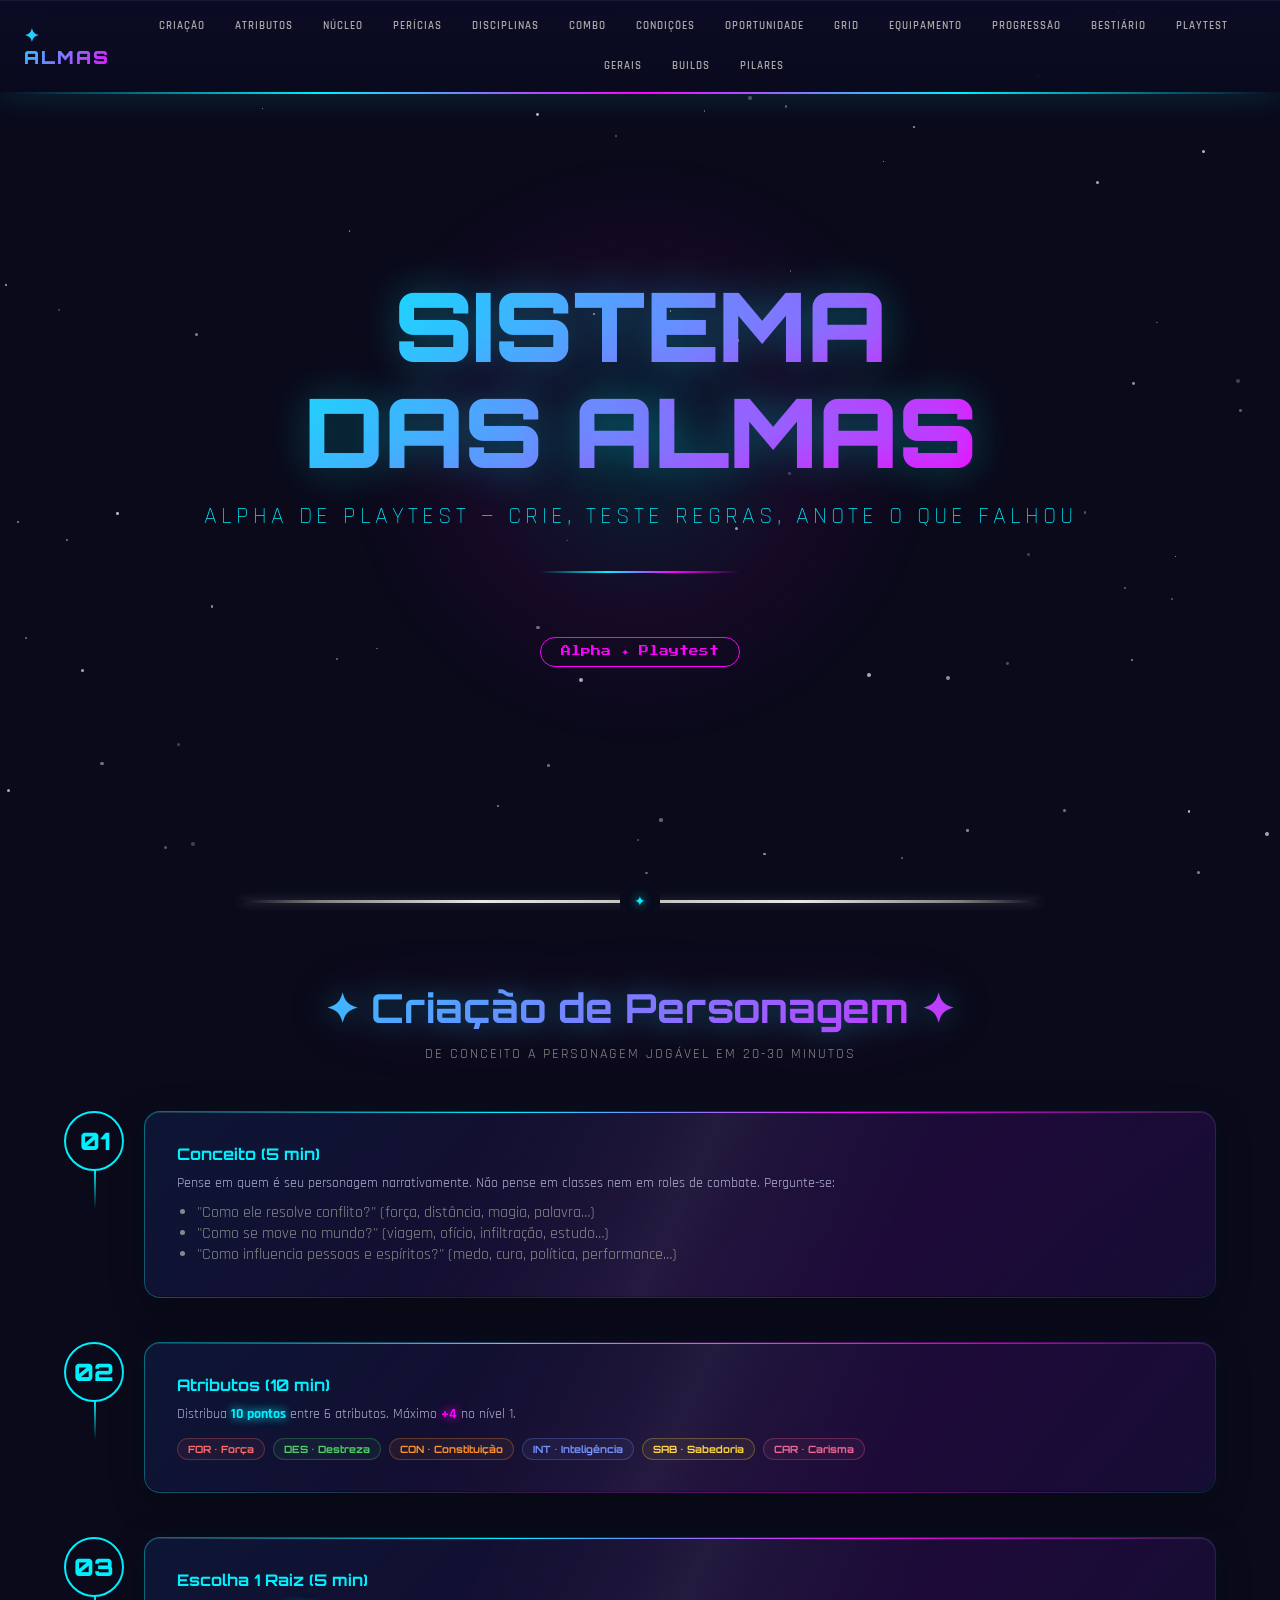
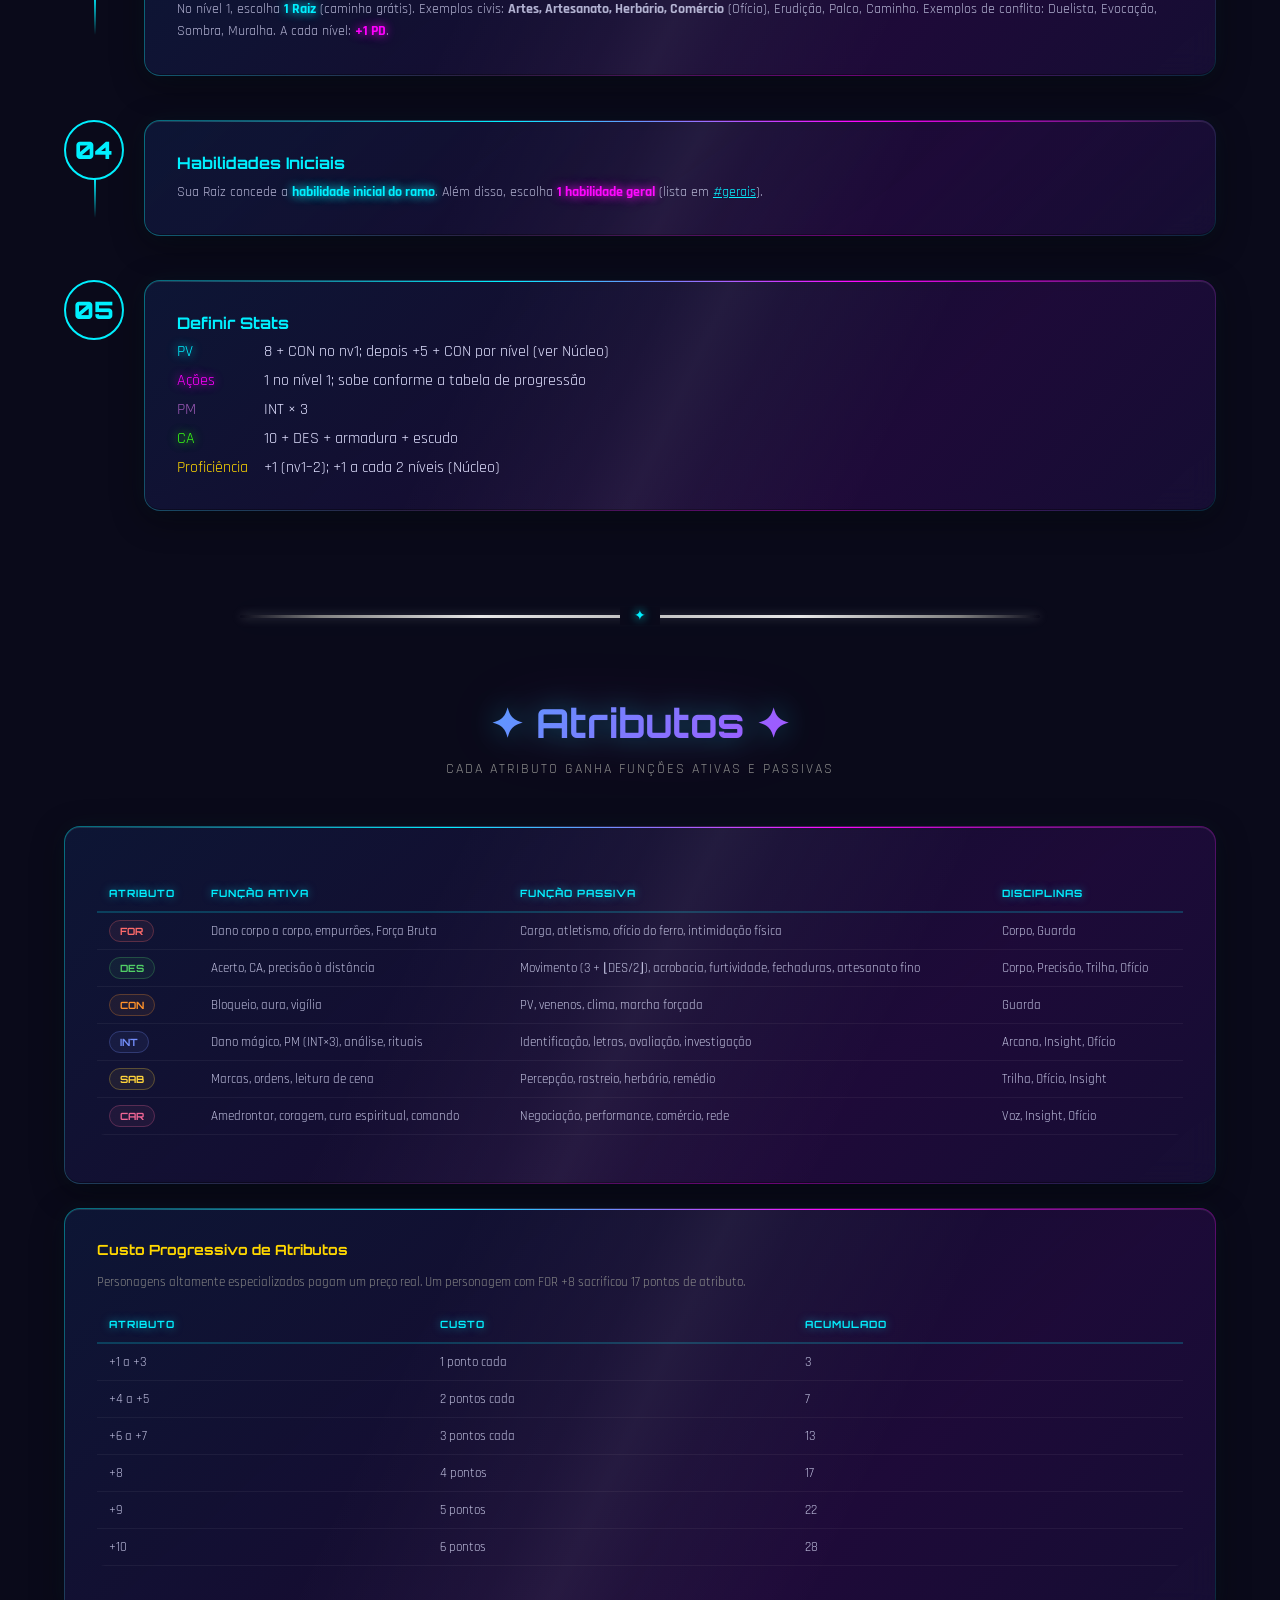
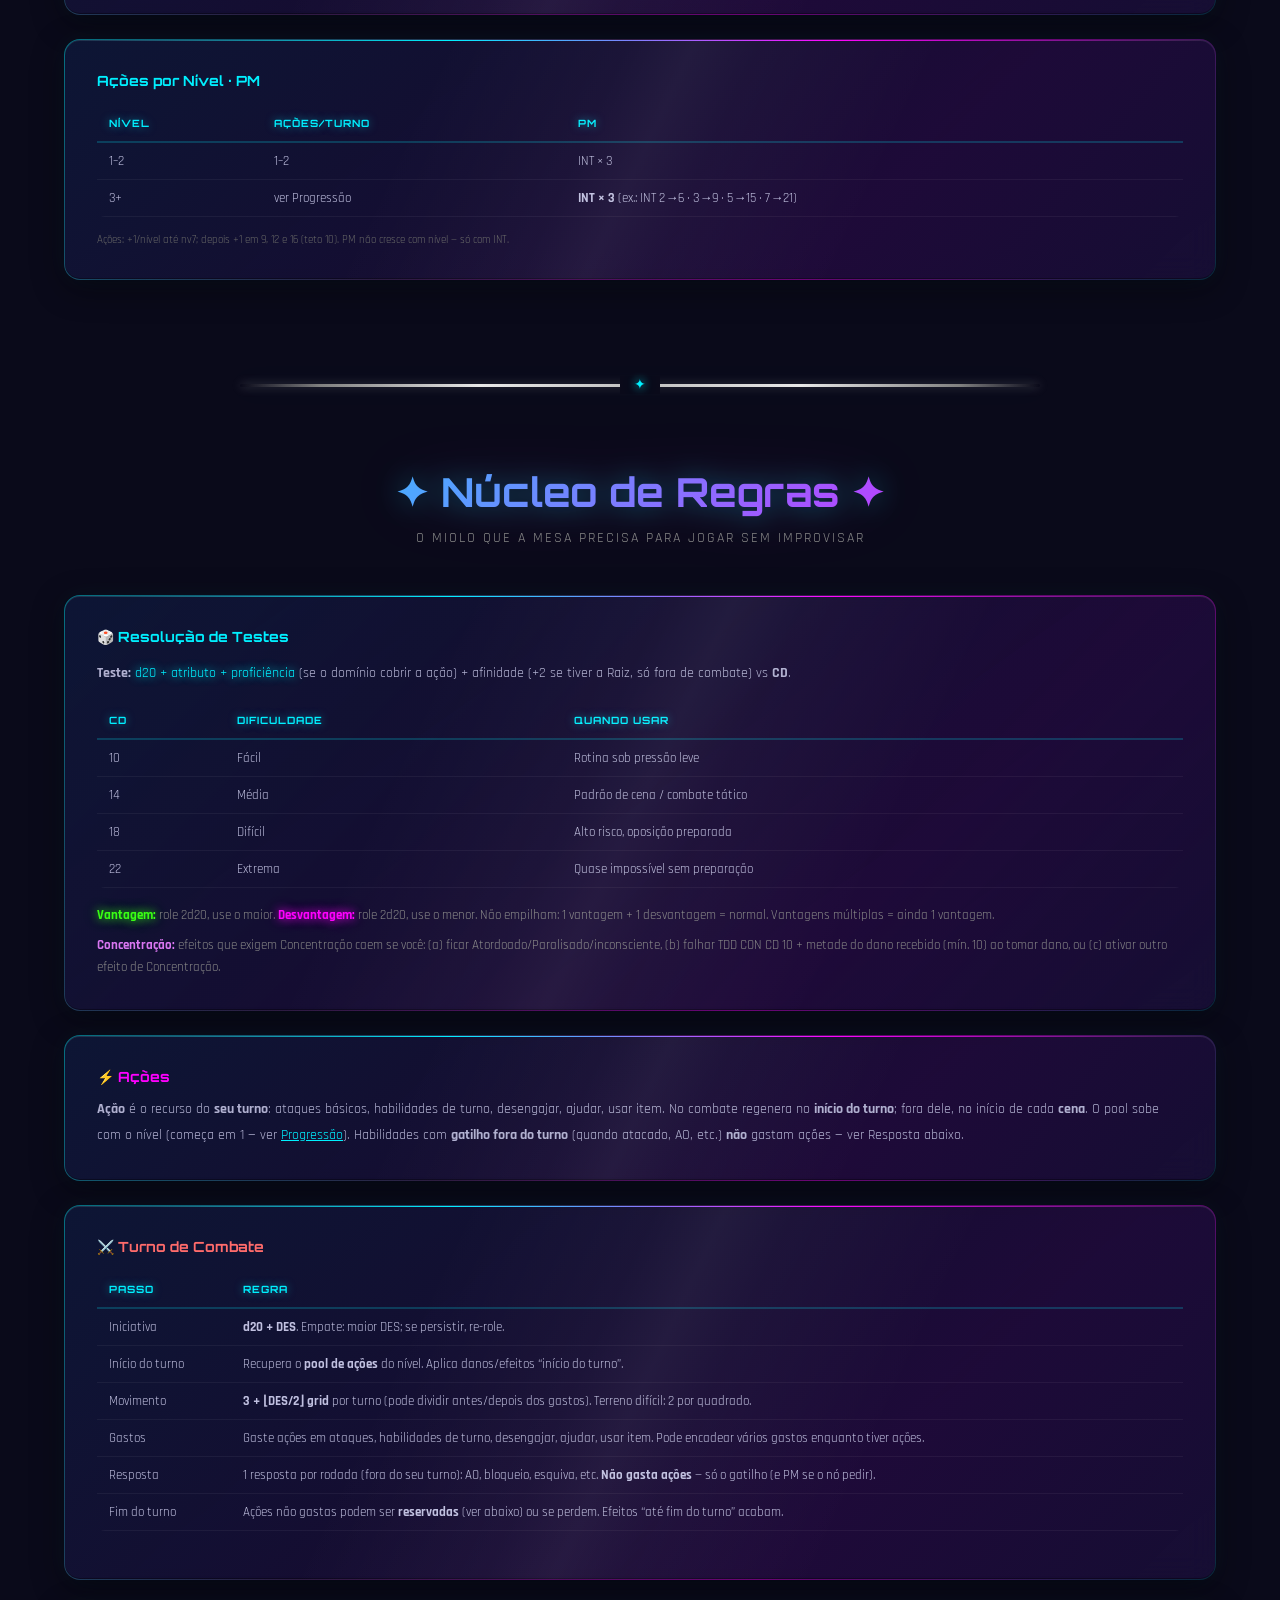
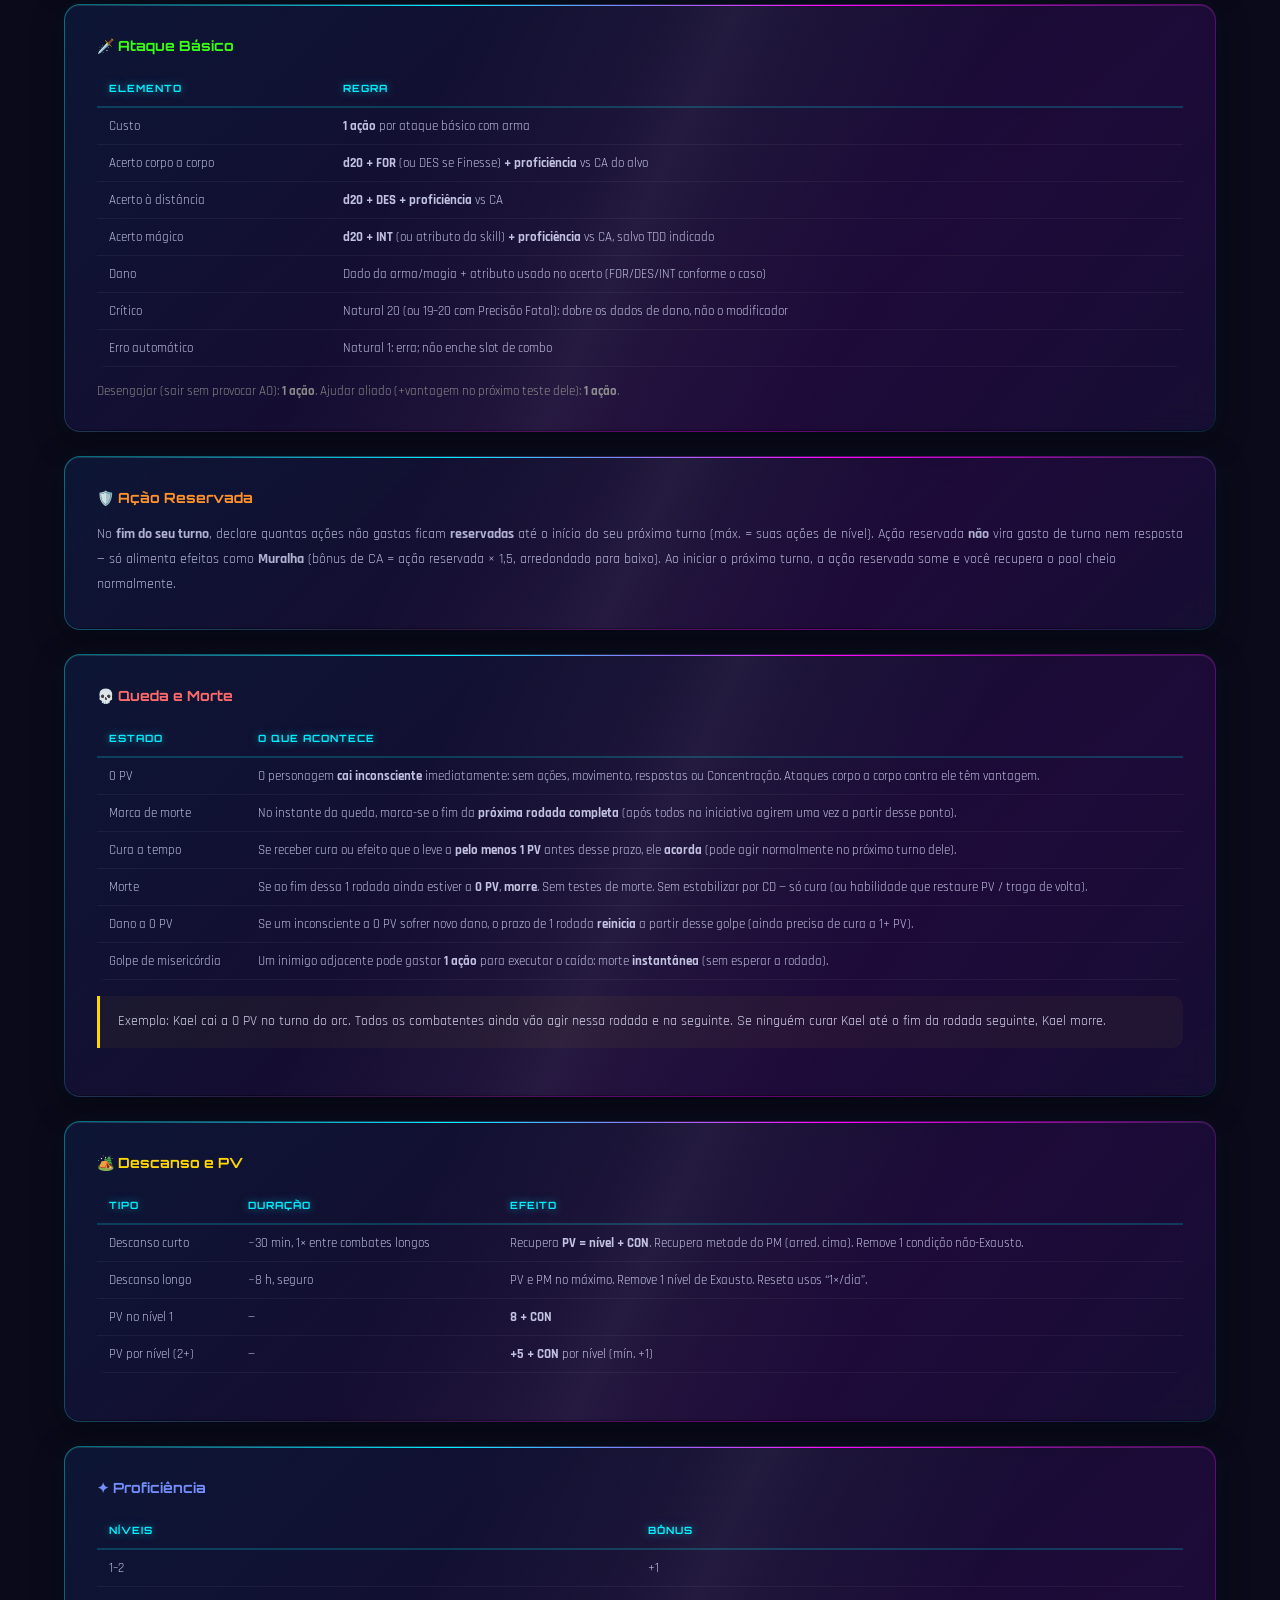
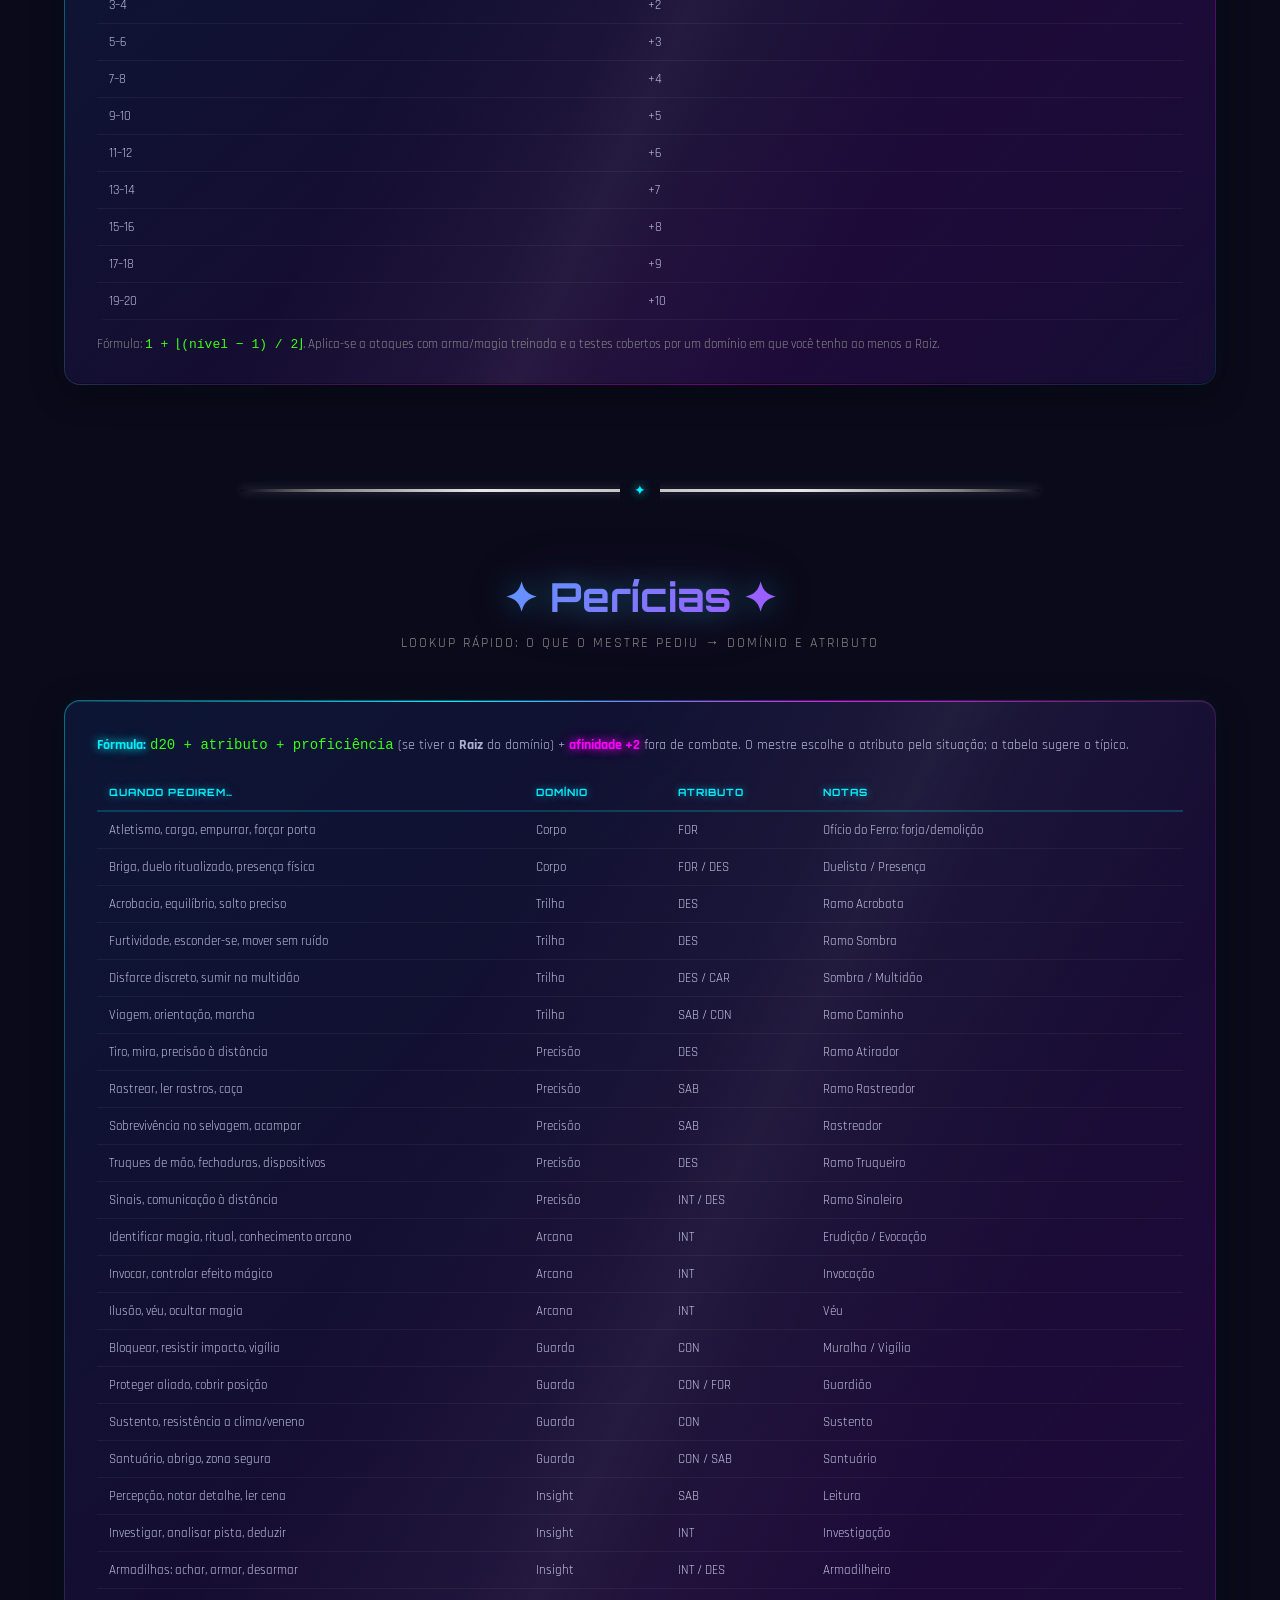
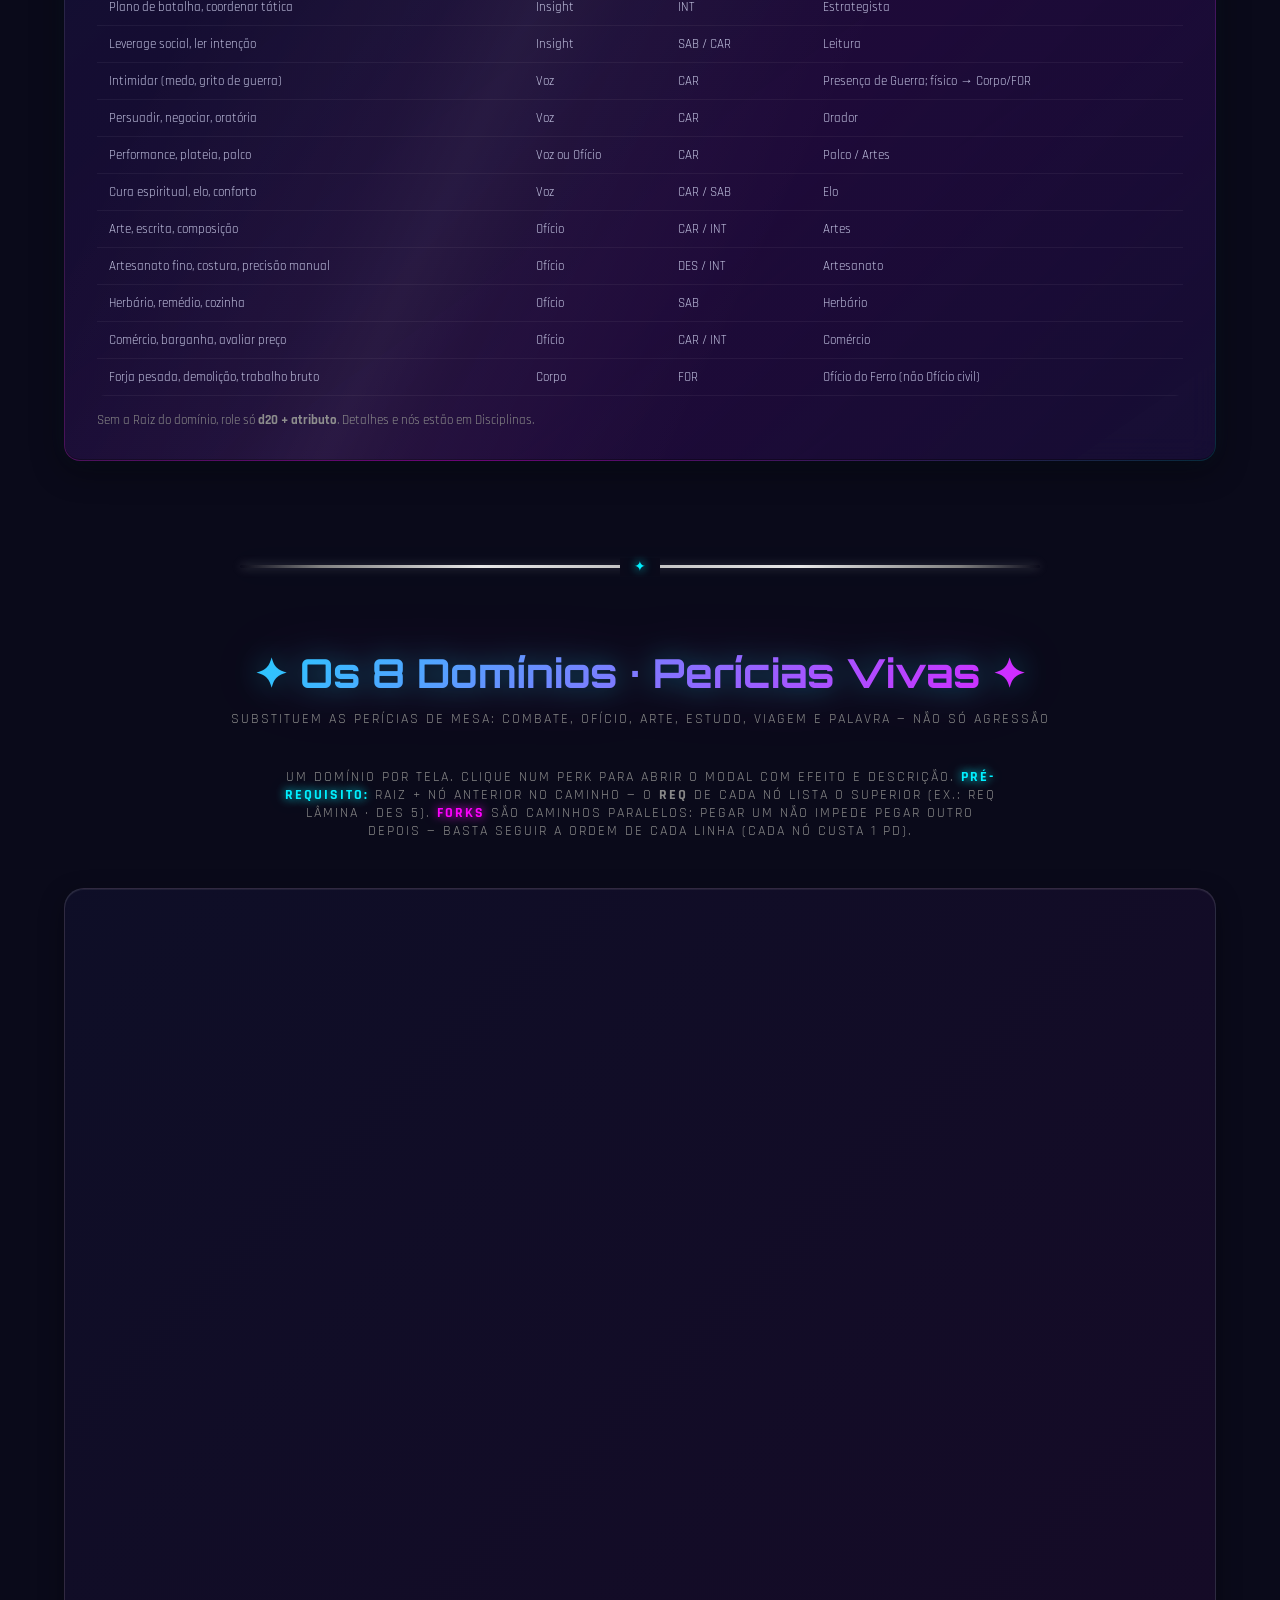
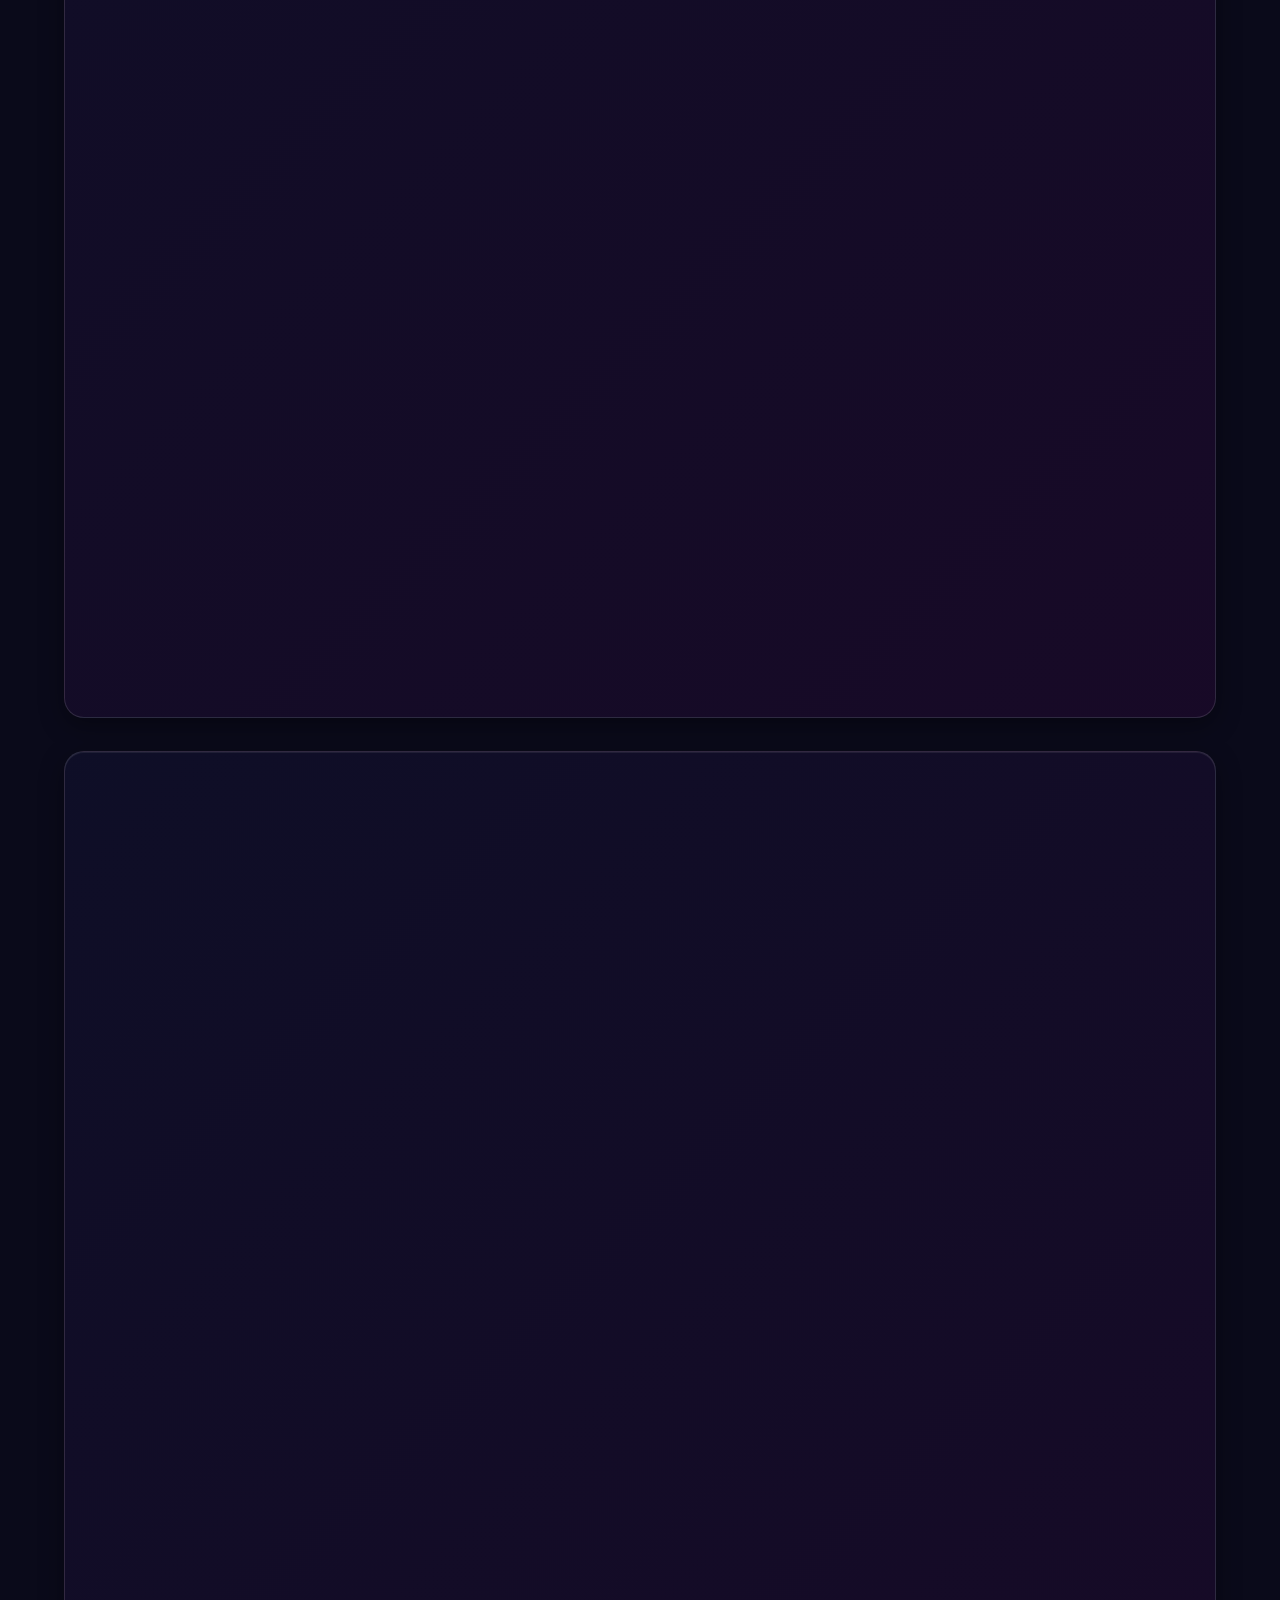
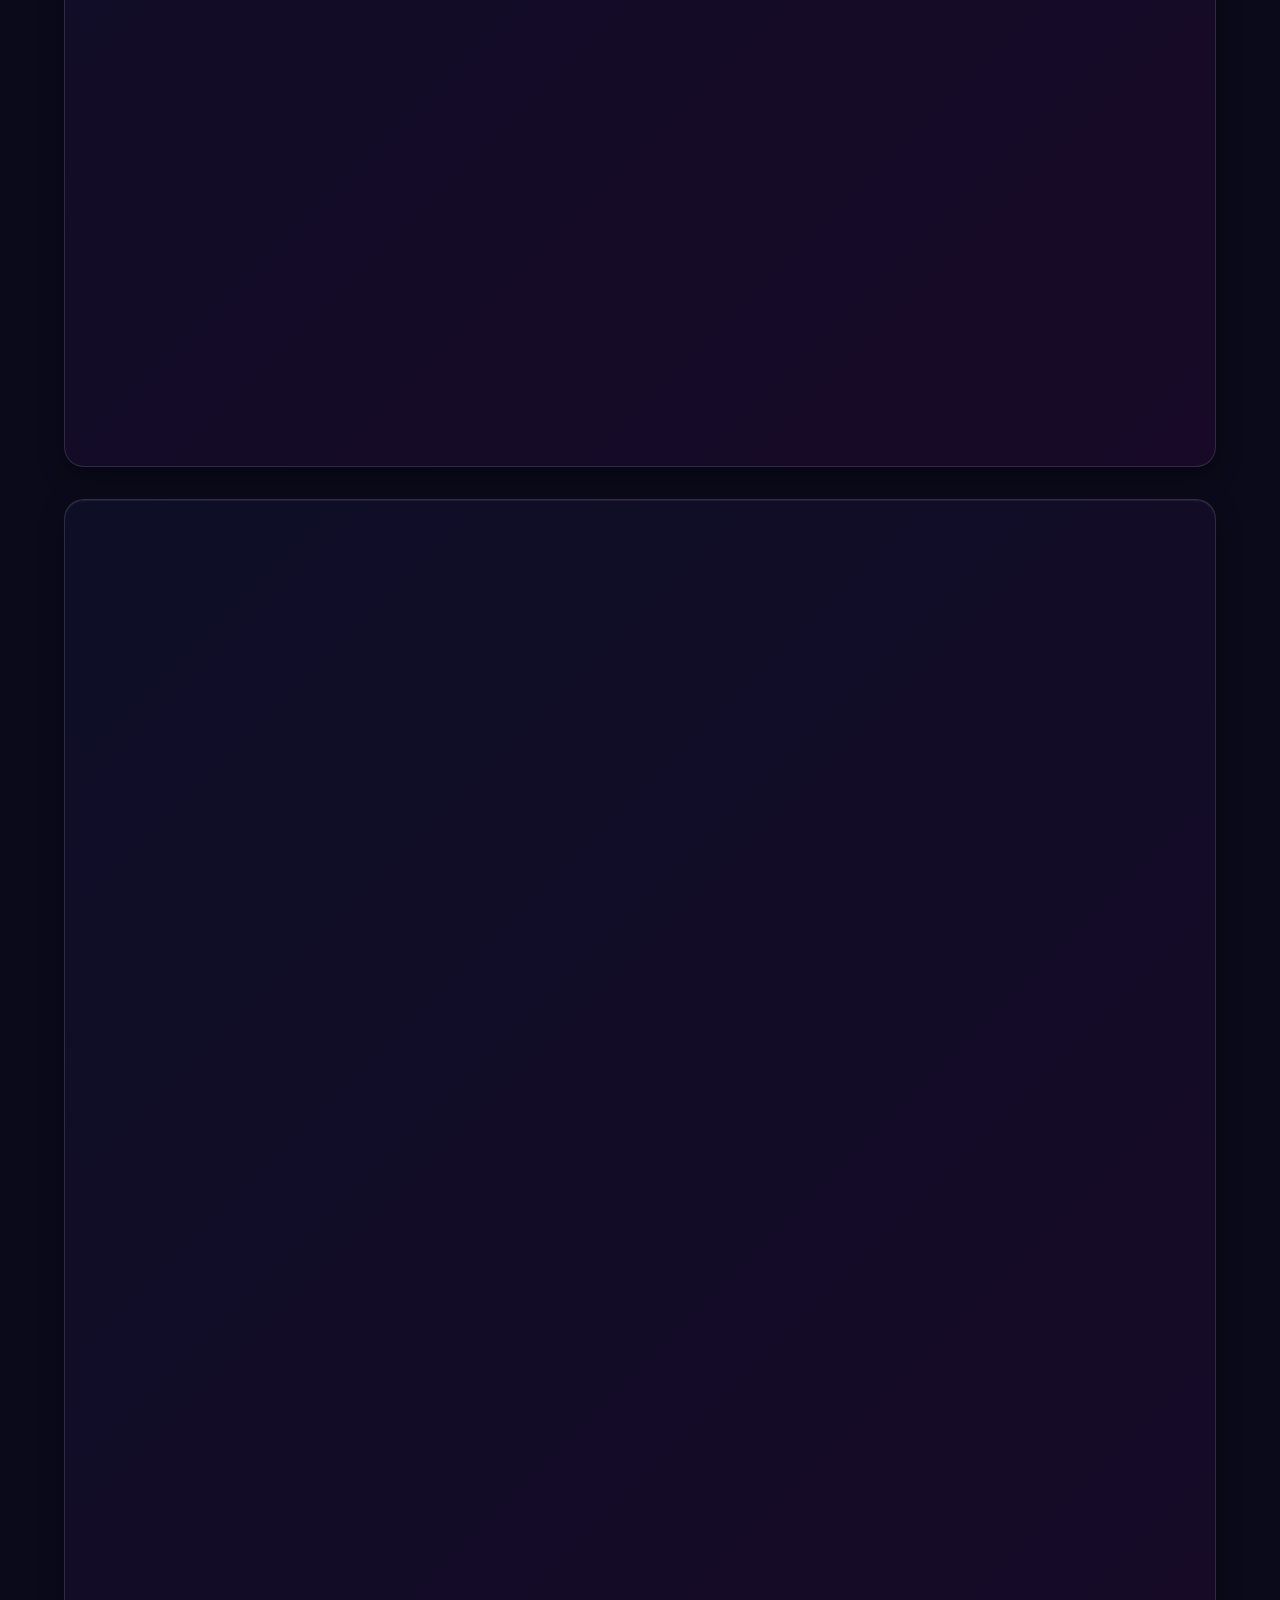
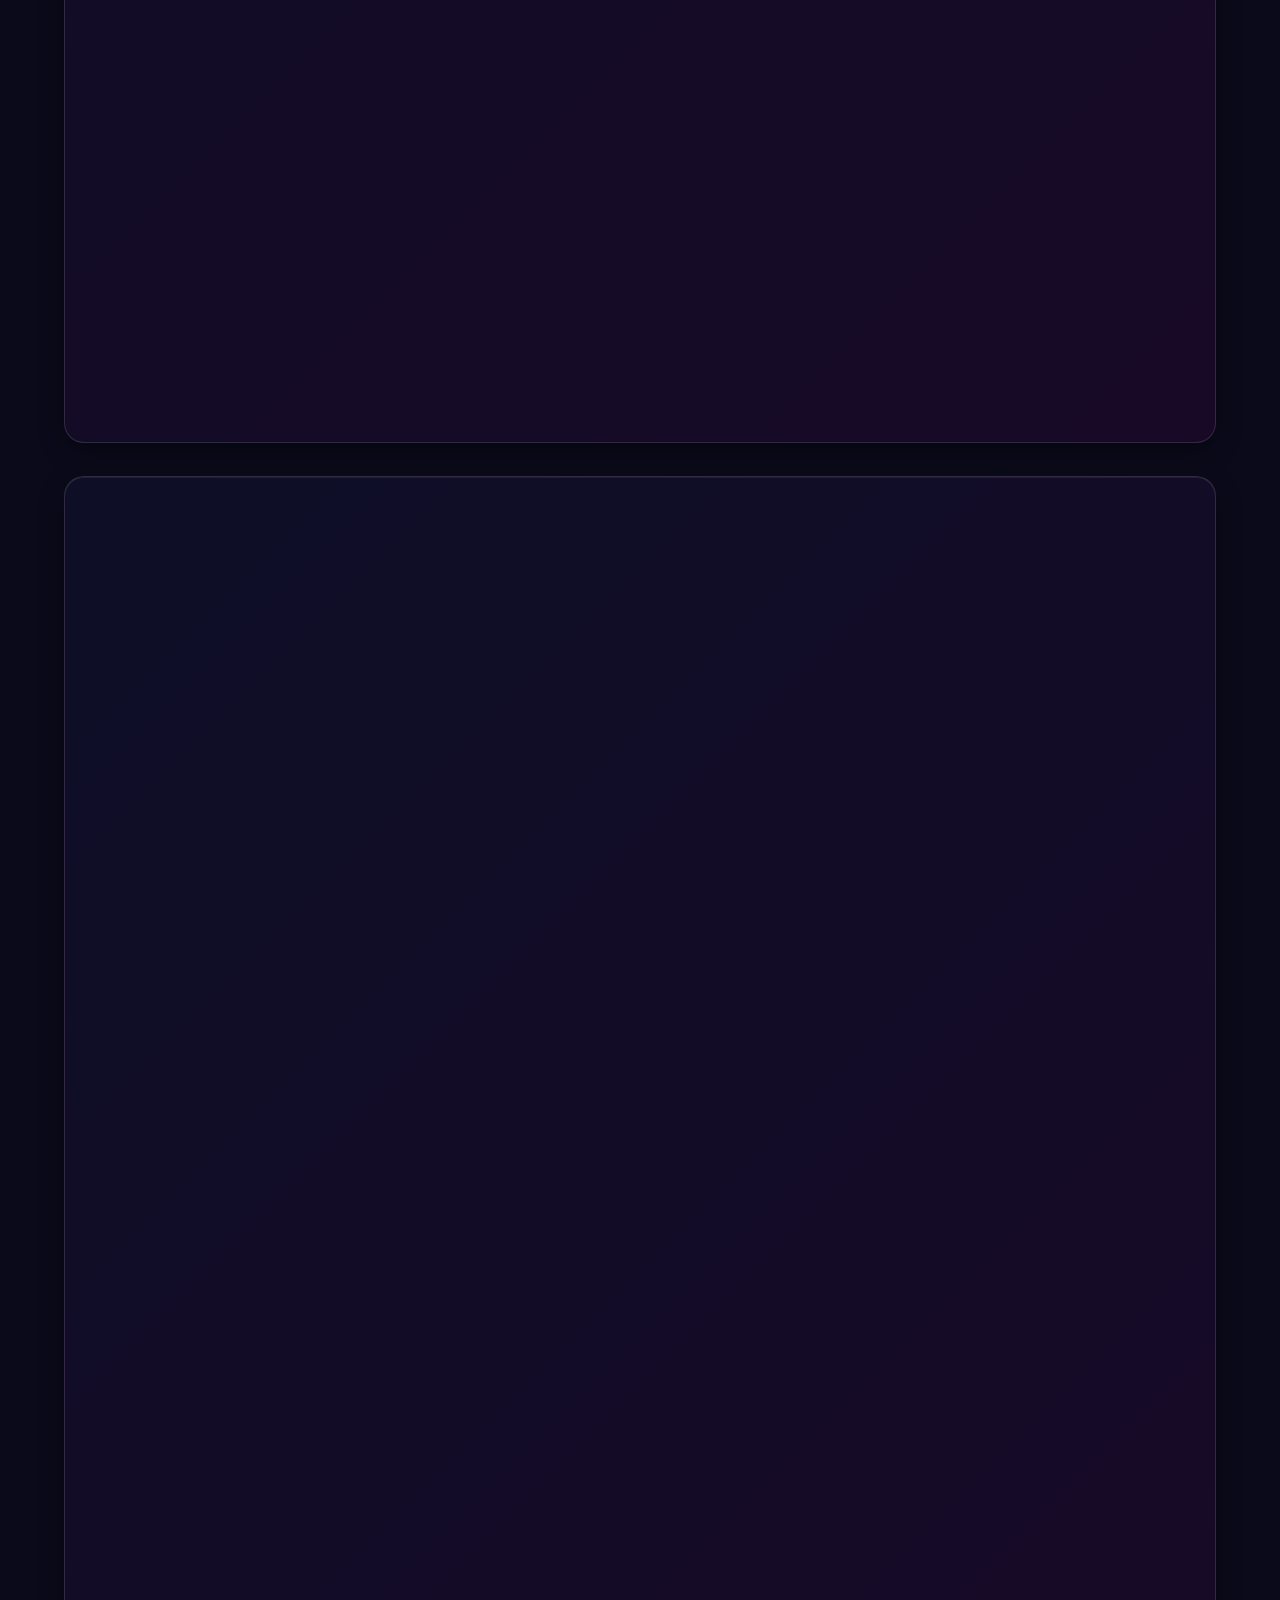
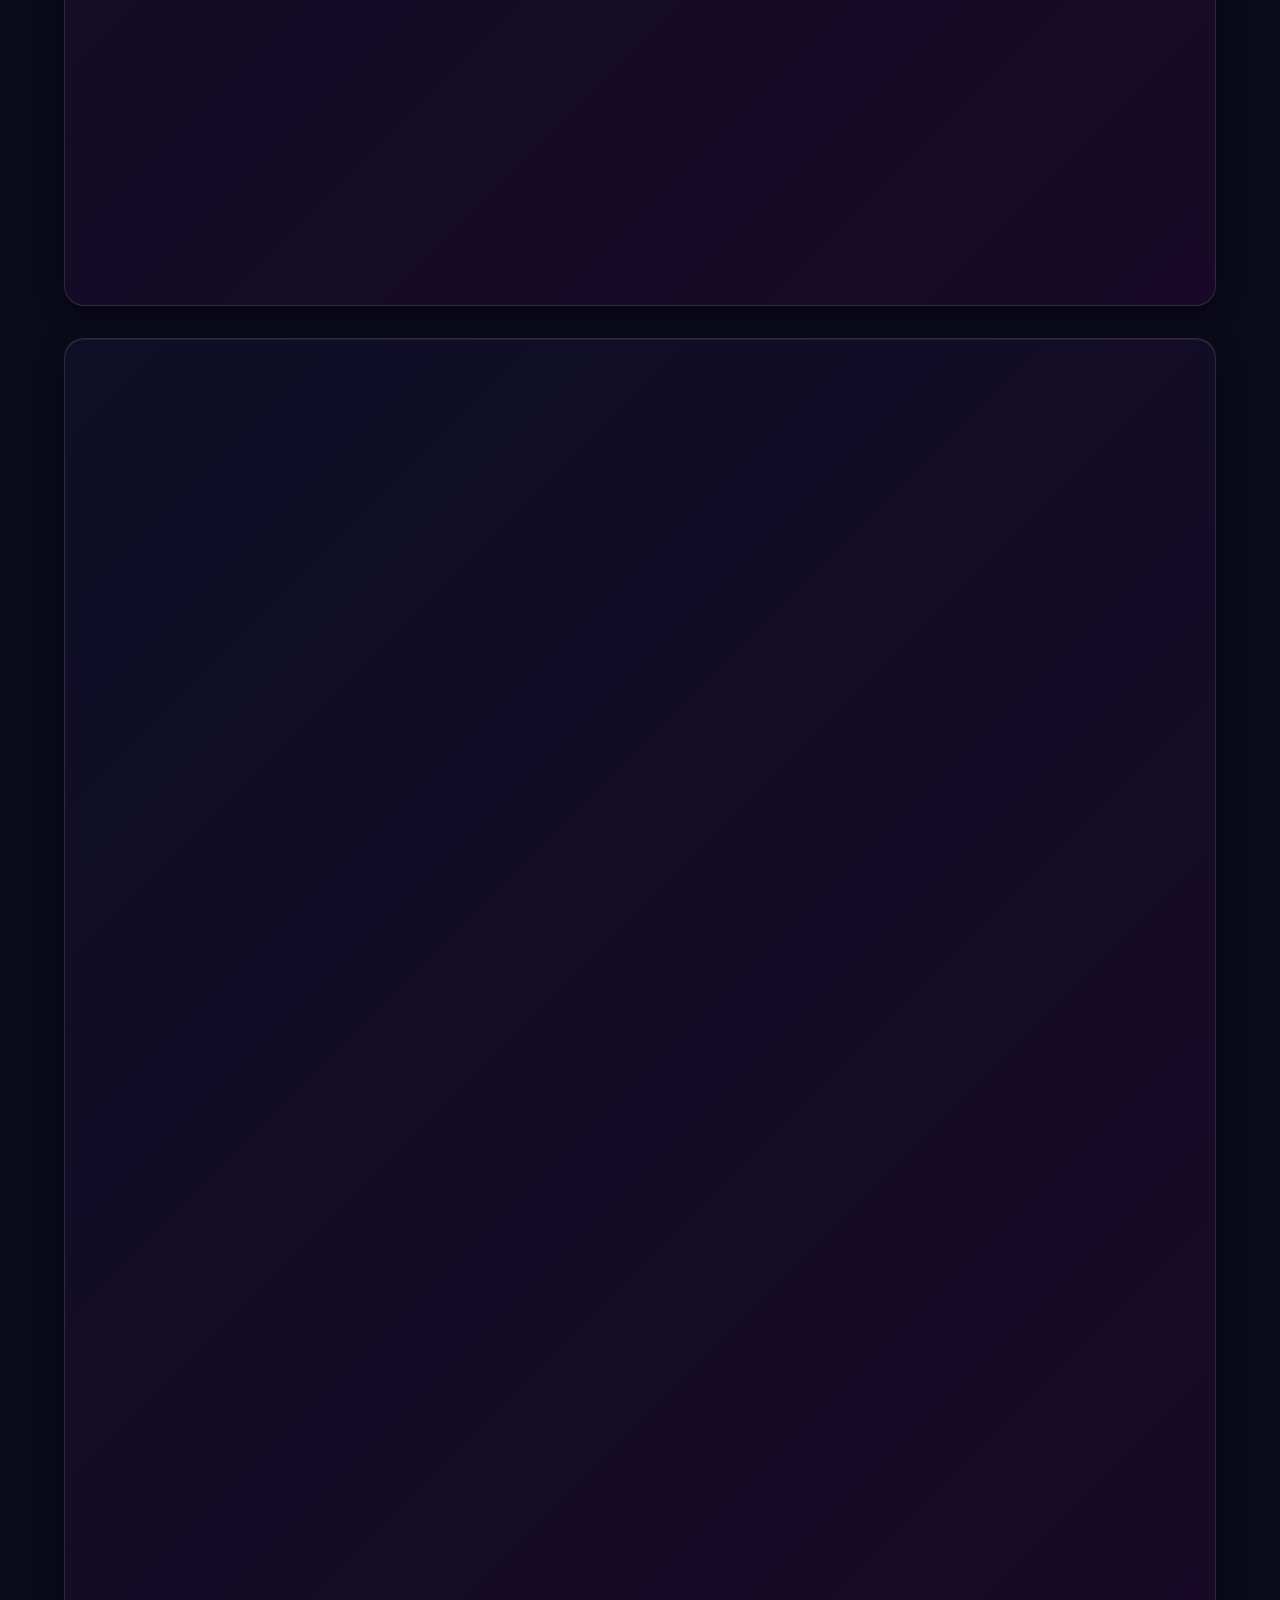
<file: index.html>
<!DOCTYPE html>
<html lang="pt-BR">
<head>
<meta charset="UTF-8">
<meta name="viewport" content="width=device-width, initial-scale=1.0">
<title>✦ SISTEMA DAS ALMAS ✦ Alpha</title>
<link href="https://fonts.googleapis.com/css2?family=Orbitron:wght@400;700;900&family=Rajdhani:wght@300;400;500;600;700&family=Press+Start+2P&display=swap" rel="stylesheet">
<style>
/* ═══════════════════════════════════════════
   ✦ Y2K AESTHETIC — SISTEMA DAS ALMAS ✦
   Chrome • Neon • Glow • Stars
   ═══════════════════════════════════════════ */

:root {
  --cyan: #00f0ff;
  --magenta: #ff00ff;
  --lime: #39ff14;
  --gold: #ffd700;
  --hot-pink: #ff1493;
  --purple: #9b59b6;
  --deep-blue: #0a0a1a;
  --panel-bg: rgba(10, 10, 40, 0.85);
  --chrome-1: #c0c0c0;
  --chrome-2: #e8e8e8;
  --chrome-3: #808080;
  --glow-cyan: 0 0 10px #00f0ff, 0 0 20px #00f0ff44;
  --glow-magenta: 0 0 10px #ff00ff, 0 0 20px #ff00ff44;
  --glow-lime: 0 0 10px #39ff14, 0 0 20px #39ff1444;
}

* { margin: 0; padding: 0; box-sizing: border-box; }

html {
  scroll-behavior: smooth;
  scrollbar-width: thin;
  scrollbar-color: var(--cyan) var(--deep-blue);
  scroll-padding-top: 76px;
  -webkit-text-size-adjust: 100%;
  text-size-adjust: 100%;
  overflow-x: hidden;
}

body {
  font-family: 'Rajdhani', sans-serif;
  background: var(--deep-blue);
  color: #e0e0ff;
  overflow-x: hidden;
  min-height: 100vh;
  min-height: 100svh;
  -webkit-tap-highlight-color: transparent;
  -webkit-font-smoothing: antialiased;
  cursor: url("data:image/svg+xml,<svg xmlns='http://www.w3.org/2000/svg' width='24' height='24' viewBox='0 0 24 24'><text y='20' font-size='20' fill='white'>✦</text></svg>") 12 12, auto;
}

section[id] { scroll-margin-top: 76px; }

p, li, td, h3 { overflow-wrap: break-word; }

button { touch-action: manipulation; font-family: inherit; }

/* ── STAR FIELD BACKGROUND ── */
#starfield {
  position: fixed;
  top: 0; left: 0;
  width: 100%; height: 100%;
  pointer-events: none;
  z-index: 0;
}

.star {
  position: absolute;
  background: white;
  border-radius: 50%;
  animation: twinkle var(--dur) ease-in-out infinite alternate;
}

@keyframes twinkle {
  0% { opacity: 0.2; transform: scale(0.8); }
  100% { opacity: 1; transform: scale(1.2); }
}

/* ── FLOATING PARTICLES ── */
.particle {
  position: fixed;
  pointer-events: none;
  z-index: 1;
  font-size: 12px;
  animation: floatUp linear infinite;
  opacity: 0.6;
}

@keyframes floatUp {
  0% { transform: translateY(100vh) rotate(0deg); opacity: 0; }
  10% { opacity: 0.6; }
  90% { opacity: 0.6; }
  100% { transform: translateY(-10vh) rotate(360deg); opacity: 0; }
}

/* ── SPARKLE CURSOR TRAIL ── */
.sparkle {
  position: fixed;
  pointer-events: none;
  z-index: 9999;
  font-size: 16px;
  animation: sparkleDie 0.8s ease-out forwards;
}

@keyframes sparkleDie {
  0% { opacity: 1; transform: scale(1) rotate(0deg); }
  100% { opacity: 0; transform: scale(0) rotate(180deg); }
}

/* ── NAVIGATION ── */
nav {
  position: fixed;
  top: 0; left: 0; right: 0;
  z-index: 1000;
  background: linear-gradient(180deg, rgba(12,12,38,0.92), rgba(10,10,30,0.78));
  backdrop-filter: blur(24px) saturate(1.5);
  -webkit-backdrop-filter: blur(24px) saturate(1.5);
  border-bottom: 2px solid;
  border-image: linear-gradient(90deg, transparent, var(--cyan), var(--magenta), var(--cyan), transparent) 1;
  box-shadow: 0 4px 30px rgba(0,240,255,0.12), 0 1px 0 rgba(255,255,255,0.06) inset;
  padding: 0;
}

.nav-inner {
  max-width: 1400px;
  margin: 0 auto;
  display: flex;
  align-items: center;
  justify-content: space-between;
  gap: 12px;
  padding: 8px 24px;
}

.nav-logo {
  font-family: 'Orbitron', sans-serif;
  font-weight: 900;
  font-size: 18px;
  background: linear-gradient(135deg, var(--cyan), var(--magenta));
  -webkit-background-clip: text;
  -webkit-text-fill-color: transparent;
  text-shadow: none;
  letter-spacing: 2px;
}

.nav-links {
  display: flex;
  gap: 4px;
  flex-wrap: wrap;
  justify-content: center;
}

.nav-links a {
  color: #aaa;
  text-decoration: none;
  font-size: 11px;
  font-weight: 600;
  text-transform: uppercase;
  letter-spacing: 1px;
  padding: 6px 12px;
  border-radius: 20px;
  transition: all 0.3s;
  border: 1px solid transparent;
  display: inline-flex;
  align-items: center;
  justify-content: center;
  min-height: 36px;
  white-space: nowrap;
  flex-shrink: 0;
}

.nav-links a:hover {
  color: var(--cyan);
  border-color: var(--cyan);
  box-shadow: var(--glow-cyan);
  background: rgba(0,240,255,0.05);
}

/* ── HERO SECTION ── */
.hero {
  min-height: 100vh;
  min-height: 100svh;
  display: flex;
  flex-direction: column;
  align-items: center;
  justify-content: center;
  text-align: center;
  position: relative;
  padding: 120px 20px 80px;
  overflow: hidden;
  will-change: transform, opacity;
}

.hero::before {
  content: '';
  position: absolute;
  top: 50%; left: 50%;
  transform: translate(-50%, -50%);
  width: 600px; height: 600px;
  background: radial-gradient(circle, rgba(0,240,255,0.1) 0%, rgba(255,0,255,0.05) 40%, transparent 70%);
  border-radius: 50%;
  animation: heroPulse 4s ease-in-out infinite;
}

@keyframes heroPulse {
  0%, 100% { transform: translate(-50%, -50%) scale(1); opacity: 0.5; }
  50% { transform: translate(-50%, -50%) scale(1.2); opacity: 0.8; }
}

.hero-title {
  font-family: 'Orbitron', sans-serif;
  font-size: clamp(2.5rem, 8vw, 6rem);
  font-weight: 900;
  background: linear-gradient(135deg, var(--cyan), var(--magenta), var(--gold));
  background-size: 200% 200%;
  -webkit-background-clip: text;
  -webkit-text-fill-color: transparent;
  animation: gradientShift 3s ease-in-out infinite;
  position: relative;
  z-index: 2;
  text-shadow: 0 0 40px rgba(0,240,255,0.3);
  line-height: 1.1;
}

@keyframes gradientShift {
  0%, 100% { background-position: 0% 50%; }
  50% { background-position: 100% 50%; }
}

.hero-subtitle {
  font-family: 'Rajdhani', sans-serif;
  font-size: clamp(1rem, 2.5vw, 1.5rem);
  color: var(--cyan);
  margin-top: 16px;
  font-weight: 300;
  letter-spacing: 4px;
  text-transform: uppercase;
  position: relative;
  z-index: 2;
}

.hero-version {
  font-family: 'Press Start 2P', monospace;
  font-size: 10px;
  color: var(--magenta);
  margin-top: 24px;
  padding: 8px 20px;
  border: 1px solid var(--magenta);
  border-radius: 30px;
  position: relative;
  z-index: 2;
  animation: blink 2s step-end infinite;
}

@keyframes blink {
  50% { opacity: 0.5; }
}

.hero-divider {
  width: 200px;
  height: 2px;
  background: linear-gradient(90deg, transparent, var(--cyan), var(--magenta), transparent);
  margin: 40px auto;
  position: relative;
  z-index: 2;
}

/* ── CHROME DIVIDERS ── */
.chrome-divider {
  position: relative;
  height: 3px;
  background: linear-gradient(90deg, transparent 0%, var(--chrome-3) 10%, var(--chrome-2) 30%, var(--chrome-1) 50%, var(--chrome-2) 70%, var(--chrome-3) 90%, transparent 100%);
  margin: 0 auto;
  max-width: 800px;
  border-radius: 2px;
  box-shadow: 0 0 10px rgba(192,192,192,0.3), 0 0 24px rgba(0,240,255,0.12);
}

.chrome-divider::after {
  content: '✦';
  position: absolute;
  top: 50%; left: 50%;
  transform: translate(-50%, -50%);
  padding: 0 14px;
  background: var(--deep-blue);
  color: var(--cyan);
  font-size: 14px;
  text-shadow: var(--glow-cyan);
  animation: gemPulse 3s ease-in-out infinite;
}

@keyframes gemPulse {
  0%, 100% { color: var(--cyan); text-shadow: var(--glow-cyan); }
  50% { color: var(--magenta); text-shadow: var(--glow-magenta); }
}

/* ── SECTIONS ── */
section {
  position: relative;
  z-index: 2;
  max-width: 1200px;
  margin: 0 auto;
  padding: 80px 24px;
}

.section-title {
  font-family: 'Orbitron', sans-serif;
  font-size: clamp(1.5rem, 4vw, 2.5rem);
  font-weight: 700;
  text-align: center;
  margin-bottom: 12px;
  background: linear-gradient(135deg, var(--cyan), var(--magenta));
  -webkit-background-clip: text;
  background-clip: text;
  -webkit-text-fill-color: transparent;
  filter: drop-shadow(0 0 14px rgba(0,240,255,0.35)) drop-shadow(0 0 30px rgba(255,0,255,0.15));
  padding: 0 8px;
}

.section-subtitle {
  text-align: center;
  color: #888;
  font-size: 14px;
  margin-bottom: 48px;
  letter-spacing: 2px;
  text-transform: uppercase;
}

/* ── GLASS PANELS ── */
.glass-panel {
  background:
    linear-gradient(145deg, rgba(14,14,46,0.92), rgba(24,10,50,0.88)) padding-box,
    linear-gradient(135deg, rgba(0,240,255,0.45), rgba(155,89,182,0.25) 40%, rgba(255,0,255,0.4) 70%, rgba(0,240,255,0.15)) border-box;
  border: 1px solid transparent;
  border-radius: 16px;
  padding: 32px;
  margin-bottom: 24px;
  backdrop-filter: blur(14px) saturate(1.3);
  -webkit-backdrop-filter: blur(14px) saturate(1.3);
  position: relative;
  overflow: hidden;
  box-shadow:
    inset 0 1px 0 rgba(255,255,255,0.09),
    inset 0 -1px 0 rgba(0,0,0,0.35),
    0 8px 32px rgba(0,0,0,0.45),
    0 0 24px rgba(0,240,255,0.05);
  transition: all 0.4s ease;
}

.glass-panel::before {
  content: '';
  position: absolute;
  top: 0; left: 0; right: 0;
  height: 1px;
  background: linear-gradient(90deg, transparent, var(--cyan), var(--magenta), transparent);
}

.glass-panel::after {
  content: '';
  position: absolute;
  top: 0; left: 0; right: 0; bottom: 0;
  background: linear-gradient(115deg, transparent 30%, rgba(255,255,255,0.03) 45%, rgba(255,255,255,0.06) 50%, rgba(255,255,255,0.03) 55%, transparent 70%);
  pointer-events: none;
}

.glass-panel:hover {
  box-shadow:
    inset 0 1px 0 rgba(255,255,255,0.12),
    inset 0 -1px 0 rgba(0,0,0,0.35),
    0 12px 40px rgba(0,0,0,0.5),
    0 0 40px rgba(0,240,255,0.15),
    0 0 80px rgba(255,0,255,0.06);
  transform: translateY(-2px);
}

/* ── DISCIPLINE CARDS — 1 por tela ── */
#disciplinas {
  scroll-snap-type: y proximity;
}

.discipline-grid {
  display: flex;
  flex-direction: column;
  gap: 0;
  max-width: 1200px;
  margin: 0 auto;
}

.discipline-card {
  background: linear-gradient(135deg, rgba(15,15,40,0.95), rgba(25,10,40,0.95));
  border: 1px solid rgba(255,255,255,0.12);
  border-radius: 20px;
  padding: 36px 40px 48px;
  position: relative;
  overflow: hidden;
  box-shadow: inset 0 1px 0 rgba(255,255,255,0.07), 0 8px 24px rgba(0,0,0,0.35);
  transition: border-color 0.3s ease, box-shadow 0.3s ease;
  cursor: default;
  width: 100%;
  min-height: 100vh;
  min-height: 100svh;
  box-sizing: border-box;
  display: flex;
  flex-direction: column;
  scroll-snap-align: start;
  scroll-margin-top: 72px;
  content-visibility: auto;
  contain: layout style paint;
  contain-intrinsic-size: auto 100vh;
  margin-bottom: 32px;
}

.discipline-card::before {
  content: '';
  position: absolute;
  top: 0; left: 8%; right: 8%;
  height: 2px;
  background: linear-gradient(90deg, transparent, var(--accent-color, var(--cyan)), transparent);
  opacity: 0.8;
  z-index: 1;
}

.discipline-card::after {
  content: '';
  position: absolute;
  inset: 0;
  border-radius: inherit;
  padding: 1.5px;
  background: linear-gradient(135deg, transparent 30%, var(--accent-color, var(--cyan)), transparent 70%);
  -webkit-mask: linear-gradient(#fff 0 0) content-box, linear-gradient(#fff 0 0);
  -webkit-mask-composite: xor;
  mask: linear-gradient(#fff 0 0) content-box, linear-gradient(#fff 0 0);
  mask-composite: exclude;
  opacity: 0.25;
  pointer-events: none;
}

.discipline-card:hover {
  box-shadow: 0 12px 40px rgba(0,0,0,0.45), 0 0 24px color-mix(in srgb, var(--accent-color, var(--cyan)) 12%, transparent);
}

.discipline-icon {
  font-size: 48px;
  margin-bottom: 16px;
  display: block;
}

.discipline-name {
  font-family: 'Orbitron', sans-serif;
  font-size: clamp(1.5rem, 3vw, 2rem);
  font-weight: 700;
  color: var(--accent-color, var(--cyan));
  margin-bottom: 8px;
}

.discipline-card .skill-tree-visual {
  display: grid;
  /* min 420px: espaço para forks lado a lado (240px empilhava tudo) */
  grid-template-columns: repeat(auto-fit, minmax(min(100%, 420px), 1fr));
  gap: 16px;
  flex: 1;
  align-content: start;
  margin-top: 12px;
}

.discipline-role {
  font-size: 12px;
  text-transform: uppercase;
  letter-spacing: 2px;
  color: #888;
  margin-bottom: 16px;
}

.pillar-tags {
  display: flex;
  gap: 8px;
  flex-wrap: wrap;
  margin-bottom: 16px;
}

.pillar-tag {
  font-family: 'Orbitron', sans-serif;
  font-size: 9px;
  padding: 3px 9px;
  border-radius: 10px;
  letter-spacing: 1.5px;
  text-transform: uppercase;
  font-weight: 700;
}

.pillar-combate { color: #ff6b6b; border: 1px solid #ff6b6b55; background: #ff6b6b14; }
.pillar-mundo { color: #51cf66; border: 1px solid #51cf6655; background: #51cf6614; }
.pillar-almas { color: #da77f2; border: 1px solid #da77f255; background: #da77f214; }

.pillar-grid {
  display: grid;
  grid-template-columns: repeat(auto-fit, minmax(min(100%, 240px), 1fr));
  gap: 16px;
  margin: 20px 0;
}

.pillar-card h3 {
  font-family: 'Orbitron', sans-serif;
  font-size: 13px;
  margin-bottom: 8px;
}

.pillar-card p {
  font-size: 13px;
  line-height: 1.6;
  color: #b0b0d0;
}

.branch-pillar {
  font-size: 10px;
  letter-spacing: 1px;
  text-transform: uppercase;
  opacity: 0.7;
  margin-left: 6px;
}

.discipline-desc {
  font-size: 14px;
  line-height: 1.6;
  color: #b0b0d0;
  margin-bottom: 16px;
}

.discipline-attrs {
  display: flex;
  gap: 8px;
  flex-wrap: wrap;
  margin-bottom: 4px;
}

.attr-tag {
  font-family: 'Orbitron', sans-serif;
  font-size: 10px;
  padding: 4px 10px;
  border-radius: 12px;
  border: 1px solid;
  font-weight: 700;
}

.attr-for { color: #ff6b6b; border-color: #ff6b6b44; background: #ff6b6b11; }
.attr-des { color: #51cf66; border-color: #51cf6644; background: #51cf6611; }
.attr-int { color: #748ffc; border-color: #748ffc44; background: #748ffc11; }
.attr-sab { color: #ffd43b; border-color: #ffd43b44; background: #ffd43b11; }
.attr-con { color: #ff922b; border-color: #ff922b44; background: #ff922b11; }
.attr-car { color: #f06595; border-color: #f0659544; background: #f0659511; }

/* ── SKILL TREE VISUALIZATION ── */
.skill-tree {
  background: rgba(0,0,0,0.3);
  border: 1px solid rgba(0,240,255,0.1);
  border-radius: 12px;
  padding: 24px;
  margin-top: 16px;
  font-family: 'Rajdhani', sans-serif;
}

.tree-node {
  position: relative;
  padding: 12px 16px;
  margin: 8px 0;
  border-left: 2px solid var(--accent-color, var(--cyan));
  background: rgba(0,240,255,0.03);
  border-radius: 0 8px 8px 0;
  transition: background 0.3s, border-color 0.3s;
  cursor: pointer;
  min-width: 0;
  overflow-wrap: break-word;
}

@media (hover: hover) {
  .tree-node:hover {
    background: rgba(0,240,255,0.08);
    border-left-width: 4px;
    padding-left: 20px;
  }
}

.tree-node .node-name {
  font-weight: 700;
  color: var(--accent-color, var(--cyan));
  font-size: 14px;
}

.tree-node .node-cost {
  font-family: 'Orbitron', sans-serif;
  font-size: 9px;
  color: var(--gold);
  margin-left: 8px;
}

.tree-node .node-req {
  font-size: 10px;
  color: #888;
  margin-left: 4px;
}

.tree-children {
  margin-left: 24px;
  border-left: 1px dashed rgba(0,240,255,0.2);
  padding-left: 16px;
}

/* ── COMBO BAR ── */
.combo-section {
  text-align: center;
}

.combo-bar-container {
  background: linear-gradient(180deg, rgba(30,30,60,0.7), rgba(5,5,18,0.9));
  border: 2px solid rgba(0,240,255,0.25);
  border-radius: 30px;
  padding: 8px;
  max-width: 600px;
  margin: 24px auto;
  position: relative;
  overflow: hidden;
  box-shadow:
    0 0 24px rgba(0,240,255,0.15),
    inset 0 2px 10px rgba(0,0,0,0.7),
    inset 0 1px 0 rgba(255,255,255,0.12);
}

.combo-bar-track {
  height: 40px;
  border-radius: 24px;
  position: relative;
  overflow: hidden;
  background: rgba(0,0,0,0.5);
}

.combo-bar-fill {
  height: 100%;
  border-radius: 24px;
  background: linear-gradient(90deg, var(--cyan), var(--magenta), var(--gold));
  background-size: 200% 100%;
  animation: comboGlow 2s ease-in-out infinite;
  transition: width 0.8s cubic-bezier(0.175, 0.885, 0.32, 1.275);
  position: relative;
}

@keyframes comboGlow {
  0%, 100% { background-position: 0% 50%; box-shadow: 0 0 20px var(--cyan); }
  50% { background-position: 100% 50%; box-shadow: 0 0 40px var(--magenta); }
}

.combo-bar-fill::after {
  content: '';
  position: absolute;
  top: 0; left: 0; right: 0; bottom: 0;
  background: linear-gradient(180deg, rgba(255,255,255,0.3) 0%, transparent 50%, rgba(0,0,0,0.2) 100%);
  border-radius: 24px;
}

.combo-text {
  position: absolute;
  top: 50%;
  left: 50%;
  transform: translate(-50%, -50%);
  font-family: 'Orbitron', sans-serif;
  font-weight: 900;
  font-size: 16px;
  color: white;
  text-shadow: 0 0 10px rgba(0,0,0,0.8);
  z-index: 2;
}

.combo-slots {
  display: flex;
  justify-content: center;
  gap: 12px;
  margin: 24px 0;
}

.combo-slot {
  width: 50px; height: 50px;
  border-radius: 50%;
  border: 2px solid rgba(0,240,255,0.3);
  background: rgba(0,0,0,0.3);
  display: flex;
  align-items: center;
  justify-content: center;
  font-size: 20px;
  transition: all 0.4s;
}

.combo-slot.filled {
  border-color: var(--cyan);
  background: rgba(0,240,255,0.15);
  box-shadow: var(--glow-cyan);
  animation: slotFill 0.4s ease-out;
}

@keyframes slotFill {
  0% { transform: scale(0.5); opacity: 0; }
  50% { transform: scale(1.3); }
  100% { transform: scale(1); opacity: 1; }
}

.combo-slot.ready {
  border-color: var(--gold);
  background: rgba(255,215,0,0.2);
  box-shadow: 0 0 15px rgba(255,215,0,0.5);
  animation: readyPulse 1s ease-in-out infinite;
}

@keyframes readyPulse {
  0%, 100% { transform: scale(1); }
  50% { transform: scale(1.1); }
}

.combo-controls {
  display: flex;
  gap: 12px;
  justify-content: center;
  margin-top: 20px;
}

.combo-btn {
  font-family: 'Orbitron', sans-serif;
  font-size: 11px;
  font-weight: 700;
  padding: 10px 24px;
  min-height: 44px;
  border: 2px solid var(--cyan);
  background: linear-gradient(180deg, rgba(0,240,255,0.2), rgba(0,240,255,0.05));
  color: var(--cyan);
  border-radius: 30px;
  cursor: pointer;
  transition: all 0.3s;
  text-transform: uppercase;
  letter-spacing: 1px;
  box-shadow: inset 0 1px 0 rgba(255,255,255,0.18), 0 2px 8px rgba(0,0,0,0.4);
  user-select: none;
  -webkit-user-select: none;
}

.combo-btn:hover {
  background: var(--cyan);
  color: var(--deep-blue);
  box-shadow: var(--glow-cyan);
}

.combo-btn.finisher {
  border-color: var(--gold);
  color: var(--gold);
  background: linear-gradient(180deg, rgba(255,215,0,0.22), rgba(255,215,0,0.06));
}

.combo-btn.finisher:hover {
  background: var(--gold);
  color: var(--deep-blue);
  box-shadow: 0 0 15px rgba(255,215,0,0.5);
}

.combo-btn.reset {
  border-color: #ff4444;
  color: #ff4444;
  background: linear-gradient(180deg, rgba(255,68,68,0.2), rgba(255,68,68,0.05));
}

.combo-btn.reset:hover {
  background: #ff4444;
  color: white;
}

/* ── FINISHER FLASH ── */
.finisher-flash {
  position: fixed;
  top: 0; left: 0; right: 0; bottom: 0;
  background: radial-gradient(circle, rgba(255,215,0,0.4), transparent);
  z-index: 9998;
  pointer-events: none;
  animation: flashIn 0.8s ease-out forwards;
}

@keyframes flashIn {
  0% { opacity: 0; }
  20% { opacity: 1; }
  100% { opacity: 0; }
}

.finisher-text {
  position: fixed;
  top: 50%; left: 50%;
  transform: translate(-50%, -50%);
  font-family: 'Orbitron', sans-serif;
  font-size: clamp(2rem, 8vw, 5rem);
  font-weight: 900;
  color: var(--gold);
  text-shadow: 0 0 30px rgba(255,215,0,0.8), 0 0 60px rgba(255,215,0,0.4);
  z-index: 9999;
  pointer-events: none;
  animation: finisherSlam 1.2s ease-out forwards;
}

@keyframes finisherSlam {
  0% { opacity: 0; transform: translate(-50%, -50%) scale(3); }
  30% { opacity: 1; transform: translate(-50%, -50%) scale(0.9); }
  40% { transform: translate(-50%, -50%) scale(1.1); }
  50% { transform: translate(-50%, -50%) scale(1); }
  100% { opacity: 0; transform: translate(-50%, -50%) scale(1.5); }
}

/* ── CHARACTER CREATION ── */
.steps-container {
  display: flex;
  flex-direction: column;
  gap: 20px;
}

.step-card {
  display: flex;
  gap: 20px;
  align-items: flex-start;
}

.step-number {
  font-family: 'Orbitron', sans-serif;
  font-size: 24px;
  font-weight: 900;
  min-width: 60px;
  height: 60px;
  display: flex;
  align-items: center;
  justify-content: center;
  border-radius: 50%;
  border: 2px solid var(--cyan);
  color: var(--cyan);
  flex-shrink: 0;
  position: relative;
}

.step-number::after {
  content: '';
  position: absolute;
  top: 100%;
  left: 50%;
  width: 2px;
  height: 40px;
  background: linear-gradient(180deg, var(--cyan), transparent);
}

.step-card:last-child .step-number::after { display: none; }

.step-content h3 {
  font-family: 'Orbitron', sans-serif;
  font-size: 16px;
  color: var(--cyan);
  margin-bottom: 8px;
}

.step-content p {
  color: #b0b0d0;
  line-height: 1.6;
  font-size: 14px;
}

/* ── BUILDS ── */
.build-card {
  background:
    linear-gradient(135deg, rgba(15,15,40,0.95), rgba(40,10,30,0.95)) padding-box,
    linear-gradient(135deg, rgba(255,0,255,0.4), rgba(155,89,182,0.2) 50%, rgba(0,240,255,0.25)) border-box;
  border: 1px solid transparent;
  border-radius: 16px;
  padding: 24px;
  margin-bottom: 20px;
  box-shadow: inset 0 1px 0 rgba(255,255,255,0.08), 0 6px 24px rgba(0,0,0,0.35);
  transition: all 0.3s;
}

.build-card:hover {
  box-shadow: inset 0 1px 0 rgba(255,255,255,0.12), 0 10px 32px rgba(0,0,0,0.45), 0 0 36px rgba(255,0,255,0.15);
}

.build-name {
  font-family: 'Orbitron', sans-serif;
  font-size: 18px;
  color: var(--magenta);
  margin-bottom: 4px;
}

.build-archetype {
  font-size: 12px;
  color: #888;
  text-transform: uppercase;
  letter-spacing: 2px;
  margin-bottom: 16px;
}

.build-progression {
  display: flex;
  flex-wrap: wrap;
  gap: 8px;
  margin-bottom: 16px;
}

.build-level {
  font-size: 11px;
  padding: 6px 12px;
  border-radius: 20px;
  border: 1px solid rgba(255,0,255,0.2);
  background: rgba(255,0,255,0.05);
  color: #d0b0e0;
}

.build-result {
  font-size: 13px;
  color: var(--lime);
  padding: 12px;
  border-left: 3px solid var(--lime);
  background: rgba(57,255,20,0.03);
  border-radius: 0 8px 8px 0;
}

/* ── ATTRIBUTES TABLE ── */
.table-scroll {
  overflow-x: auto;
  -webkit-overflow-scrolling: touch;
  border-radius: 8px;
  margin: 16px 0;
  scrollbar-width: thin;
  scrollbar-color: var(--cyan) transparent;
}

.table-scroll .attr-table {
  margin: 0;
  min-width: 560px;
}

.attr-table {
  width: 100%;
  border-collapse: collapse;
  margin: 16px 0;
  font-size: 13px;
}

.attr-table th {
  font-family: 'Orbitron', sans-serif;
  font-size: 10px;
  text-transform: uppercase;
  letter-spacing: 1px;
  padding: 12px;
  border-bottom: 2px solid rgba(0,240,255,0.2);
  color: var(--cyan);
  text-shadow: 0 0 8px rgba(0,240,255,0.5);
  text-align: left;
  white-space: nowrap;
}

.attr-table td {
  padding: 10px 12px;
  border-bottom: 1px solid rgba(255,255,255,0.05);
  color: #c0c0e0;
}

.attr-table tr:hover td {
  background: rgba(0,240,255,0.03);
}

/* ── CHANGELOG ── */
.change-grid {
  display: grid;
  grid-template-columns: 1fr 1fr;
  gap: 24px;
}

@media (max-width: 768px) {
  .change-grid { grid-template-columns: 1fr; }
}

.change-box {
  padding: 20px;
  border-radius: 12px;
}

.change-box.removed {
  background: rgba(255,0,0,0.05);
  border: 1px solid rgba(255,0,0,0.2);
}

.change-box.added {
  background: rgba(0,255,0,0.05);
  border: 1px solid rgba(0,255,0,0.2);
}

.change-box h4 {
  font-family: 'Orbitron', sans-serif;
  font-size: 12px;
  margin-bottom: 12px;
  text-transform: uppercase;
  letter-spacing: 2px;
}

.change-box.removed h4 { color: #ff6b6b; }
.change-box.added h4 { color: var(--lime); }

.change-box li {
  margin: 8px 0;
  font-size: 13px;
  list-style: none;
  padding-left: 20px;
  position: relative;
}

.change-box.removed li::before {
  content: '✕';
  position: absolute;
  left: 0;
  color: #ff6b6b;
}

.change-box.added li::before {
  content: '✦';
  position: absolute;
  left: 0;
  color: var(--lime);
}

/* ── ANALYSIS SECTION ── */
.analysis-badge {
  display: inline-block;
  font-family: 'Orbitron', sans-serif;
  font-size: 9px;
  padding: 3px 10px;
  border-radius: 12px;
  font-weight: 700;
  text-transform: uppercase;
  letter-spacing: 1px;
}

.badge-high { background: #ff444433; color: #ff6b6b; border: 1px solid #ff444444; }
.badge-med { background: #ffd43b33; color: #ffd43b; border: 1px solid #ffd43b44; }
.badge-low { background: #51cf6633; color: #51cf66; border: 1px solid #51cf6644; }

.priority-list {
  list-style: none;
  padding: 0;
}

.priority-list li {
  padding: 12px 16px;
  margin: 8px 0;
  border-radius: 8px;
  font-size: 13px;
  display: flex;
  align-items: center;
  gap: 12px;
  background: rgba(255,255,255,0.02);
  border: 1px solid rgba(255,255,255,0.05);
  transition: all 0.3s;
}

.priority-list li:hover {
  background: rgba(0,240,255,0.05);
  border-color: rgba(0,240,255,0.15);
}

/* ── FOOTER ── */
footer {
  text-align: center;
  padding: 60px 24px;
  position: relative;
  z-index: 2;
  border-top: 1px solid rgba(0,240,255,0.1);
}

footer p {
  font-family: 'Orbitron', sans-serif;
  font-size: 10px;
  color: #555;
  letter-spacing: 2px;
}

footer .footer-logo {
  font-size: 14px;
  background: linear-gradient(135deg, var(--cyan), var(--magenta));
  -webkit-background-clip: text;
  -webkit-text-fill-color: transparent;
  margin-bottom: 12px;
}

/* ── SCROLL ANIMATIONS ── */
.reveal {
  opacity: 0;
  transform: translateY(30px);
  transition: opacity 0.6s ease, transform 0.6s ease;
}

.reveal.visible {
  opacity: 1;
  transform: translateY(0);
}

/* ── RESPONSIVE: TABLET ── */
@media (max-width: 1024px) {
  .hero::before { width: 80vw; height: 80vw; }
  .nav-inner { padding: 8px 16px; }
}

/* ── RESPONSIVE: MOBILE ── */
@media (max-width: 768px) {
  html { scroll-padding-top: 108px; }
  section[id] { scroll-margin-top: 108px; }

  /* Nav: logo em cima, links em faixa scrollável */
  .nav-inner {
    flex-direction: column;
    gap: 4px;
    padding: 8px 12px 6px;
  }
  .nav-logo { font-size: 15px; }
  .nav-links {
    flex-wrap: nowrap;
    overflow-x: auto;
    -webkit-overflow-scrolling: touch;
    width: 100%;
    max-width: 100%;
    justify-content: flex-start;
    padding: 2px 4px;
    scrollbar-width: none;
    mask: linear-gradient(90deg, #000 calc(100% - 24px), transparent 100%);
    -webkit-mask: linear-gradient(90deg, #000 calc(100% - 24px), transparent 100%);
  }
  .nav-links::-webkit-scrollbar { display: none; }
  .nav-links a {
    font-size: 10px;
    padding: 10px 14px;
    min-height: 44px;
    letter-spacing: 0.5px;
  }

  /* Hero */
  .hero {
    padding: 150px 16px 60px;
    min-height: 100vh;
    min-height: 100svh;
  }
  .hero::before { width: 92vw; height: 92vw; }
  .hero-title { line-height: 1.15; }
  .hero-subtitle { letter-spacing: 2px; font-size: clamp(0.85rem, 4vw, 1.1rem); }
  .hero-version { font-size: 8px; padding: 8px 14px; margin-top: 20px; }
  .hero-divider { width: 140px; margin: 28px auto; }

  /* Seções */
  section { padding: 48px 14px; }
  .section-subtitle { font-size: 11px; letter-spacing: 1px; margin-bottom: 32px; padding: 0 4px; }

  /* Painéis de vidro */
  .glass-panel {
    padding: 20px 16px;
    border-radius: 14px;
    backdrop-filter: blur(8px) saturate(1.2);
    -webkit-backdrop-filter: blur(8px) saturate(1.2);
  }

  /* Disciplinas — ainda 1 por tela no mobile */
  .discipline-grid { gap: 0; }
  .discipline-card {
    padding: 22px 16px 36px;
    border-radius: 16px;
    min-height: 100svh;
    margin-bottom: 24px;
  }
  .discipline-card .skill-tree-visual { grid-template-columns: 1fr; }
  .discipline-icon { font-size: 36px; margin-bottom: 12px; }
  .discipline-name { font-size: 1.35rem; }
  .discipline-desc { font-size: 13px; }

  /* Árvores de habilidade: indentação compacta */
  .skill-tree { padding: 12px 10px; margin-top: 12px; }
  .tree-node { padding: 10px 12px; font-size: 13px; margin: 6px 0; min-height: 40px; }
  .tree-children { margin-left: 8px; padding-left: 8px; }
  .tree-node .node-cost { display: inline-block; margin-left: 4px; }

  /* Combo */
  .combo-bar-container { padding: 6px; margin: 16px auto; }
  .combo-bar-track { height: 36px; }
  .combo-text { font-size: 13px; }
  .combo-slots { gap: 8px; flex-wrap: wrap; }
  .combo-slot { width: 44px; height: 44px; font-size: 18px; }
  .combo-controls { flex-wrap: wrap; gap: 10px; }
  .combo-btn { flex: 1 1 42%; padding: 12px 10px; font-size: 10px; min-height: 48px; }

  /* Passos de criação */
  .step-card { gap: 12px; }
  .step-number { min-width: 44px; height: 44px; font-size: 17px; }
  .step-number::after { height: 22px; }

  /* Tabelas */
  .attr-table { font-size: 12px; }
  .attr-table th, .attr-table td { padding: 8px 10px; }
  .attr-table td { white-space: normal; }

  /* Builds */
  .build-card { padding: 18px 16px; }
  .build-name { font-size: 16px; }
  .build-level { font-size: 10px; padding: 6px 10px; }

  /* Tooltips */
  .tooltip .tooltip-text {
    white-space: normal;
    width: max-content;
    max-width: 180px;
    text-align: center;
    font-size: 11px;
  }

  /* Badges / listas */
  .priority-list li { padding: 10px 12px; font-size: 12px; gap: 8px; flex-wrap: wrap; }
  .analysis-badge { flex-shrink: 0; }

  /* Botão voltar ao topo */
  .scroll-top { width: 46px; height: 46px; bottom: 16px; right: 16px; font-size: 18px; }

  /* Finalizador */
  .finisher-text { width: 92vw; text-align: center; }

  footer { padding: 40px 16px; }
}

/* ── RESPONSIVE: CELULARES PEQUENOS ── */
@media (max-width: 380px) {
  .hero-title { font-size: 1.9rem; }
  .nav-links a { font-size: 9px; padding: 8px 10px; }
  .combo-btn { flex: 1 1 100%; }
  .combo-slot { width: 40px; height: 40px; }
  .step-card { flex-direction: column; }
  .step-number::after { display: none; }
  .section-title { font-size: 1.35rem; }
}

/* ── TOUCH: remove efeitos hover que grudam ── */
@media (hover: none) {
  body { cursor: auto; }
  .discipline-card:hover { transform: none; }
  .condition-card:hover { transform: none; }
  .discipline-card:active { transform: scale(0.99); }
  .glass-panel:hover { transform: none; }
  .combo-btn:active { filter: brightness(1.4); }
  .particle { display: none !important; }
}

/* ── MOVIMENTO REDUZIDO ── */
@media (prefers-reduced-motion: reduce) {
  html { scroll-behavior: auto; }
  *, *::before, *::after {
    animation-duration: 0.01ms !important;
    animation-iteration-count: 1 !important;
    transition-duration: 0.01ms !important;
  }
  .reveal { opacity: 1 !important; transform: none !important; }
}

/* ── GLOW TEXT ── */
.glow-cyan { color: var(--cyan); text-shadow: var(--glow-cyan); }
.glow-magenta { color: var(--magenta); text-shadow: var(--glow-magenta); }
.glow-lime { color: var(--lime); text-shadow: var(--glow-lime); }

/* ── CONDITION CARDS ── */
.condition-grid {
  display: grid;
  grid-template-columns: repeat(auto-fit, minmax(min(100%, 260px), 1fr));
  gap: 16px;
}

.condition-card {
  background: linear-gradient(135deg, rgba(15,15,40,0.95), rgba(25,10,40,0.95));
  border: 1px solid rgba(255,255,255,0.1);
  border-left: 3px solid var(--accent-color, var(--cyan));
  border-radius: 12px;
  padding: 18px 20px;
  transition: all 0.3s;
}

.condition-card:hover {
  box-shadow: 0 8px 24px rgba(0,0,0,0.4), 0 0 20px rgba(0,240,255,0.06);
  transform: translateY(-2px);
}

.condition-icon {
  font-size: 28px;
  display: block;
  margin-bottom: 8px;
}

.condition-name {
  font-family: 'Orbitron', sans-serif;
  font-size: 13px;
  font-weight: 700;
  color: var(--accent-color, var(--cyan));
  margin-bottom: 6px;
  text-transform: uppercase;
  letter-spacing: 1px;
}

.condition-card p {
  font-size: 13px;
  color: #b0b0d0;
  line-height: 1.6;
}

/* ── RULE CALLOUT ── */
.rule-callout {
  border-left: 3px solid var(--gold);
  background: rgba(255,215,0,0.04);
  padding: 14px 18px;
  border-radius: 0 10px 10px 0;
  margin: 16px 0;
  font-size: 14px;
  color: #d0d0e8;
  line-height: 1.7;
}

@media (max-width: 768px) {
  .condition-card { padding: 14px 16px; }
}

/* ── TOOLTIP ── */
.tooltip {
  position: relative;
}

.tooltip .tooltip-text {
  visibility: hidden;
  background: rgba(10,10,30,0.97);
  border: 1px solid var(--cyan);
  color: #e0e0ff;
  font-size: 12px;
  padding: 8px 12px;
  border-radius: 8px;
  position: absolute;
  bottom: 125%;
  left: 50%;
  transform: translateX(-50%);
  white-space: nowrap;
  max-width: min(260px, 80vw);
  z-index: 100;
  opacity: 0;
  transition: opacity 0.3s;
  box-shadow: var(--glow-cyan);
  pointer-events: none;
}

.tooltip:hover .tooltip-text {
  visibility: visible;
  opacity: 1;
}

/* ── SCROLL TO TOP ── */
.scroll-top {
  position: fixed;
  bottom: 24px;
  right: 24px;
  width: 48px; height: 48px;
  border-radius: 50%;
  background: linear-gradient(135deg, var(--cyan), var(--magenta));
  border: none;
  color: white;
  font-size: 20px;
  cursor: pointer;
  z-index: 100;
  opacity: 0;
  transform: translateY(20px);
  transition: all 0.3s;
  box-shadow: 0 0 20px rgba(0,240,255,0.3);
}

.scroll-top.visible {
  opacity: 1;
  transform: translateY(0);
}

.scroll-top:hover {
  transform: translateY(-4px);
  box-shadow: 0 0 30px rgba(0,240,255,0.5);
}

/* ═══ SKILL TREE — SKYRIM CONSTELLATION ═══ */
.skill-tree-visual {
  display: flex;
  flex-direction: column;
  gap: 20px;
  padding: 16px 0 0;
  margin-top: 10px;
  border-top: 1px solid rgba(212, 175, 55, 0.15);
}

.tree-branch {
  --branch-bg: rgba(6, 8, 14, 0.92);
  --line: color-mix(in srgb, var(--accent-color, #c9a227) 70%, #d4af37);
  position: relative;
  padding: 18px 14px 22px;
  border-radius: 4px;
  background:
    radial-gradient(ellipse 80% 60% at 50% 40%, color-mix(in srgb, var(--accent-color, #c9a227) 8%, transparent), transparent 70%),
    radial-gradient(circle at 20% 30%, rgba(255,255,255,0.04) 0 1px, transparent 1.5px),
    radial-gradient(circle at 70% 60%, rgba(255,255,255,0.03) 0 1px, transparent 1.5px),
    radial-gradient(circle at 40% 80%, rgba(212,175,55,0.06) 0 1px, transparent 1.5px),
    var(--branch-bg);
  border: 1px solid color-mix(in srgb, var(--accent-color, #c9a227) 35%, #3a3420);
  box-shadow:
    inset 0 0 40px rgba(0,0,0,0.5),
    inset 0 1px 0 rgba(212,175,55,0.08),
    0 0 24px color-mix(in srgb, var(--accent-color, #c9a227) 12%, transparent);
  overflow: hidden;
}

.tree-branch::before {
  content: '';
  position: absolute;
  inset: 0;
  background-image:
    radial-gradient(1px 1px at 10% 20%, rgba(255,255,255,0.35), transparent),
    radial-gradient(1px 1px at 30% 70%, rgba(212,175,55,0.4), transparent),
    radial-gradient(1px 1px at 55% 35%, rgba(255,255,255,0.25), transparent),
    radial-gradient(1px 1px at 80% 55%, rgba(255,255,255,0.3), transparent),
    radial-gradient(1.5px 1.5px at 65% 15%, rgba(212,175,55,0.5), transparent),
    radial-gradient(1px 1px at 90% 85%, rgba(255,255,255,0.2), transparent);
  pointer-events: none;
  opacity: 0.7;
  z-index: 0;
}

.branch-name {
  font-family: 'Orbitron', sans-serif;
  font-size: 11px;
  font-weight: 700;
  color: #e8d5a3;
  text-transform: uppercase;
  letter-spacing: 2.5px;
  margin-bottom: 16px;
  text-align: center;
  text-shadow: 0 0 12px color-mix(in srgb, var(--accent-color, #c9a227) 50%, transparent);
  position: relative;
  z-index: 1;
}

.branch-name .branch-pillar {
  display: block;
  margin-top: 4px;
  font-size: 9px;
  letter-spacing: 1.5px;
  color: color-mix(in srgb, var(--accent-color, #c9a227) 80%, #fff);
  opacity: 0.75;
}

/* Legacy markup — hidden until JS rebuild */
.tree-row { display: flex; flex-direction: column; gap: 0; }
.tree-connector { display: none; }
.tree-sub { display: none; }

/* Constellation layout */
.stree {
  margin: 0;
  padding: 8px 4px 4px;
  position: relative;
  z-index: 1;
  display: flex;
  flex-direction: column;
  align-items: center;
  width: 100%;
  box-sizing: border-box;
}

.stree-item {
  position: relative;
  display: flex;
  flex-direction: column;
  align-items: center;
  box-sizing: border-box;
}

.stree > .stree-item {
  width: 100%;
  max-width: 100%;
}

.stree-children {
  position: relative;
  display: flex;
  flex-wrap: wrap;
  justify-content: center;
  align-items: flex-start;
  gap: 12px 20px;
  margin-top: 18px;
  padding: 0 4px;
  width: 100%;
  box-sizing: border-box;
}

.stree-children > .stree-item {
  flex: 0 1 auto;
  min-width: 88px;
  max-width: 140px;
}

.stree-svg {
  position: absolute;
  inset: 0;
  width: 100%;
  height: 100%;
  pointer-events: none;
  overflow: visible;
  z-index: 0;
}

.tree-branch .skill-node,
.tree-branch .branch-name,
.tree-branch .stree {
  position: relative;
  z-index: 1;
}

/* Perk orb — Skyrim style */
.skill-node {
  --orb: 56px;
  position: relative;
  width: var(--orb);
  min-width: var(--orb);
  max-width: var(--orb);
  height: var(--orb);
  margin: 0 auto 40px;
  display: flex;
  align-items: center;
  justify-content: center;
  padding: 0;
  border-radius: 50%;
  background:
    radial-gradient(circle at 35% 30%, rgba(255,255,255,0.2), transparent 45%),
    radial-gradient(circle at 50% 50%, #1a1520 0%, #0a0810 70%);
  border: 2px solid color-mix(in srgb, var(--accent-color, #c9a227) 55%, #5a4a28);
  cursor: pointer;
  transition: border-color 0.25s ease, box-shadow 0.25s ease, transform 0.25s ease, filter 0.25s ease;
  text-align: center;
  user-select: none;
  -webkit-user-select: none;
  box-shadow:
    0 0 0 1px rgba(0,0,0,0.6),
    0 0 12px color-mix(in srgb, var(--accent-color, #c9a227) 25%, transparent),
    inset 0 0 12px rgba(0,0,0,0.6);
}

.skill-node::before {
  content: '';
  position: absolute;
  inset: -5px;
  border-radius: 50%;
  border: 1px solid color-mix(in srgb, var(--accent-color, #c9a227) 25%, transparent);
  opacity: 0.5;
  pointer-events: none;
}

.skill-node::after {
  content: '';
  position: absolute;
  inset: 3px;
  border-radius: 50%;
  border: 1px solid rgba(255,255,255,0.06);
  pointer-events: none;
}

.skill-node:hover, .skill-node.active {
  border-color: var(--accent-color, #e8d5a3);
  transform: scale(1.08);
  box-shadow:
    0 0 0 1px rgba(0,0,0,0.5),
    0 0 22px color-mix(in srgb, var(--accent-color, #c9a227) 55%, transparent),
    0 0 40px color-mix(in srgb, var(--accent-color, #c9a227) 25%, transparent),
    inset 0 0 16px color-mix(in srgb, var(--accent-color, #c9a227) 20%, transparent);
  filter: brightness(1.15);
}

.skill-node.active {
  background:
    radial-gradient(circle at 35% 30%, rgba(255,255,255,0.28), transparent 45%),
    radial-gradient(circle at 50% 50%,
      color-mix(in srgb, var(--accent-color, #c9a227) 35%, #1a1520),
      #0a0810 75%);
}

.skill-node.locked {
  opacity: 0.4;
  cursor: default;
  filter: grayscale(0.7) brightness(0.7);
}

.skill-node.locked:hover {
  transform: none;
  filter: grayscale(0.7) brightness(0.7);
  box-shadow:
    0 0 0 1px rgba(0,0,0,0.6),
    inset 0 0 12px rgba(0,0,0,0.6);
}

.node-icon {
  font-size: 22px;
  line-height: 1;
  display: flex;
  align-items: center;
  justify-content: center;
  filter: drop-shadow(0 0 6px color-mix(in srgb, var(--accent-color, #c9a227) 50%, transparent));
  z-index: 1;
}

.skill-node .sn-name {
  position: absolute;
  top: calc(100% + 4px);
  left: 50%;
  transform: translateX(-50%);
  width: max-content;
  max-width: 120px;
  font-family: 'Rajdhani', sans-serif;
  font-size: 11px;
  font-weight: 700;
  color: #e8d5a3;
  line-height: 1.15;
  letter-spacing: 0.3px;
  text-align: center;
  text-shadow: 0 1px 3px #000, 0 0 8px rgba(0,0,0,0.8);
  pointer-events: none;
}

.skill-node .sn-cost {
  position: absolute;
  top: -6px;
  right: -8px;
  font-family: 'Orbitron', sans-serif;
  font-size: 7px;
  color: #1a1208;
  background: linear-gradient(135deg, #e8d5a3, #c9a227);
  padding: 2px 5px;
  border-radius: 8px;
  letter-spacing: 0.3px;
  white-space: nowrap;
  max-width: 64px;
  overflow: hidden;
  text-overflow: ellipsis;
  z-index: 2;
  box-shadow: 0 1px 4px rgba(0,0,0,0.5);
}

.skill-node .sn-req {
  position: absolute;
  top: calc(100% + 18px);
  left: 50%;
  transform: translateX(-50%);
  font-size: 8px;
  color: #8a7a55;
  letter-spacing: 0.2px;
  white-space: nowrap;
  pointer-events: none;
  opacity: 0.85;
}

/* node-detail: fonte de dados do modal (não exibe tooltip — overflow cortava o texto) */
.node-detail {
  display: none !important;
}

.skill-node {
  cursor: pointer;
}

.skill-node.active .sn-req {
  opacity: 0.55;
}

/* ── PERK MODAL ── */
.perk-modal-overlay {
  position: fixed;
  inset: 0;
  z-index: 10000;
  display: flex;
  align-items: center;
  justify-content: center;
  padding: 20px 16px;
  background: rgba(4, 6, 14, 0.78);
  backdrop-filter: blur(6px);
  -webkit-backdrop-filter: blur(6px);
  opacity: 0;
  visibility: hidden;
  transition: opacity 0.22s ease, visibility 0.22s ease;
}

.perk-modal-overlay[hidden] {
  display: none !important;
}

.perk-modal-overlay.open {
  opacity: 1;
  visibility: visible;
}

.perk-modal {
  --modal-accent: #c9a227;
  position: relative;
  width: min(520px, 100%);
  max-height: min(86vh, 720px);
  overflow: auto;
  padding: 28px 28px 24px;
  border-radius: 6px;
  background:
    radial-gradient(ellipse 90% 60% at 50% 0%, color-mix(in srgb, var(--modal-accent) 14%, transparent), transparent 70%),
    linear-gradient(180deg, rgba(28, 24, 18, 0.98), rgba(10, 8, 6, 0.99));
  border: 1px solid color-mix(in srgb, var(--modal-accent) 70%, #5a4a20);
  box-shadow:
    0 0 0 1px rgba(0,0,0,0.5),
    0 24px 64px rgba(0,0,0,0.65),
    0 0 40px color-mix(in srgb, var(--modal-accent) 18%, transparent);
  color: #e8e0c8;
  transform: translateY(12px) scale(0.97);
  transition: transform 0.22s ease;
}

.perk-modal-overlay.open .perk-modal {
  transform: translateY(0) scale(1);
}

.perk-modal-close {
  position: absolute;
  top: 12px;
  right: 12px;
  width: 36px;
  height: 36px;
  border: 1px solid rgba(201, 162, 39, 0.35);
  border-radius: 4px;
  background: rgba(0,0,0,0.35);
  color: #d4af37;
  font-size: 20px;
  line-height: 1;
  cursor: pointer;
  transition: background 0.2s, border-color 0.2s;
}

.perk-modal-close:hover {
  background: rgba(201, 162, 39, 0.15);
  border-color: #c9a227;
}

.perk-modal-head {
  display: flex;
  gap: 16px;
  align-items: flex-start;
  padding-right: 36px;
  margin-bottom: 18px;
}

.perk-modal-icon {
  flex-shrink: 0;
  width: 56px;
  height: 56px;
  display: grid;
  place-items: center;
  font-size: 28px;
  border-radius: 50%;
  background: radial-gradient(circle at 35% 30%, rgba(255,255,255,0.12), transparent 55%),
    color-mix(in srgb, var(--modal-accent) 22%, #0a0806);
  border: 2px solid color-mix(in srgb, var(--modal-accent) 75%, #3a3420);
  box-shadow: 0 0 16px color-mix(in srgb, var(--modal-accent) 25%, transparent);
}

.perk-modal-title {
  font-family: 'Orbitron', sans-serif;
  font-size: clamp(1.15rem, 3vw, 1.45rem);
  font-weight: 700;
  color: var(--modal-accent);
  margin: 0 0 6px;
  letter-spacing: 0.03em;
}

.perk-modal-meta {
  display: flex;
  flex-wrap: wrap;
  gap: 6px 8px;
  font-size: 11px;
  color: #a89870;
  letter-spacing: 0.04em;
}

.perk-modal-chip {
  padding: 3px 8px;
  border-radius: 3px;
  border: 1px solid rgba(201, 162, 39, 0.28);
  background: rgba(0,0,0,0.28);
}

.perk-modal-chip.cost {
  color: #7ec8ff;
  border-color: rgba(126, 200, 255, 0.35);
}

.perk-modal-chip.req {
  display: none; /* REQ vai para o banner dedicado */
}

.perk-modal-req {
  display: none;
  margin-top: 14px;
  padding: 12px 14px;
  border-radius: 4px;
  border: 1px solid rgba(255, 160, 60, 0.55);
  background:
    linear-gradient(90deg, rgba(255, 140, 40, 0.22), rgba(255, 140, 40, 0.06) 55%, transparent),
    rgba(40, 20, 8, 0.85);
  box-shadow: inset 0 0 0 1px rgba(255, 180, 80, 0.12), 0 0 18px rgba(255, 120, 40, 0.12);
}

.perk-modal-req.visible {
  display: block;
}

.perk-modal-req-label {
  font-family: 'Orbitron', sans-serif;
  font-size: 10px;
  letter-spacing: 0.18em;
  text-transform: uppercase;
  color: #ffb86b;
  margin-bottom: 4px;
}

.perk-modal-req-text {
  font-size: 15px;
  font-weight: 600;
  color: #ffe0b0;
  letter-spacing: 0.02em;
  line-height: 1.35;
}

.perk-modal-effect-block + .perk-modal-effect-block {
  margin-top: 10px;
}

.perk-modal-effect-tag {
  display: inline-block;
  font-family: 'Orbitron', sans-serif;
  font-size: 9px;
  letter-spacing: 0.14em;
  text-transform: uppercase;
  color: #c9a227;
  margin-bottom: 4px;
}

.perk-modal-effect-text {
  font-size: 14px;
  line-height: 1.5;
  color: #f0e8d0;
}

.perk-modal-section {
  margin-top: 16px;
}

.perk-modal-label {
  font-family: 'Orbitron', sans-serif;
  font-size: 10px;
  letter-spacing: 0.16em;
  text-transform: uppercase;
  color: #c9a227;
  margin-bottom: 6px;
}

.perk-modal-effect {
  padding: 12px 14px;
  border-left: 3px solid var(--modal-accent);
  background: rgba(0,0,0,0.35);
  border-radius: 0 4px 4px 0;
}

.perk-modal-desc {
  font-size: 13.5px;
  line-height: 1.6;
  color: #c8c0a8;
}

.perk-modal-hint {
  margin-top: 18px;
  padding-top: 12px;
  border-top: 1px solid rgba(201, 162, 39, 0.2);
  font-size: 11px;
  color: #7a7058;
}

@media (max-width: 768px) {
  .perk-modal { padding: 22px 18px 18px; max-height: 88vh; }
  .perk-modal-icon { width: 48px; height: 48px; font-size: 24px; }
}

@media (max-width: 768px) {
  .tree-branch { padding: 14px 8px 18px; }
  .stree-children { gap: 10px 12px; margin-top: 14px; }
  .stree-children > .stree-item { min-width: 72px; max-width: 110px; }
  .skill-node { --orb: 48px; margin-bottom: 32px; }
  .node-icon { font-size: 18px; }
  .skill-node .sn-name { font-size: 10px; max-width: 100px; }
}

@media (hover: none) {
  .skill-node:hover { transform: none; filter: none; }
  .skill-node:active { transform: scale(0.96); }
}

</style>
</head>
<body>

<!-- ═══ STAR FIELD ═══ -->
<div id="starfield"></div>

<!-- ═══ NAVIGATION ═══ -->
<nav>
  <div class="nav-inner">
    <div class="nav-logo">✦ ALMAS</div>
    <div class="nav-links">
      <a href="#criacao">Criação</a>
      <a href="#atributos">Atributos</a>
      <a href="#nucleo">Núcleo</a>
      <a href="#pericias">Perícias</a>
      <a href="#disciplinas">Disciplinas</a>
      <a href="#combo">Combo</a>
      <a href="#condicoes">Condições</a>
      <a href="#oportunidade">Oportunidade</a>
      <a href="#grid">Grid</a>
      <a href="#equipamento">Equipamento</a>
      <a href="#progressao">Progressão</a>
      <a href="#bestiario">Bestiário</a>
      <a href="#oneshot">Playtest</a>
      <a href="#gerais">Gerais</a>
      <a href="#builds">Builds</a>
      <a href="#pilares">Pilares</a>
    </div>
  </div>
</nav>

<!-- ═══ HERO ═══ -->
<section class="hero">
  <h1 class="hero-title">SISTEMA<br>DAS ALMAS</h1>
  <p class="hero-subtitle">Alpha de playtest — crie, teste regras, anote o que falhou</p>
  <div class="hero-divider"></div>
  <span class="hero-version">Alpha ✦ Playtest</span>
</section>

<div class="chrome-divider"></div>
<!-- ═══ CHARACTER CREATION ═══ -->
<section id="criacao">
  <h2 class="section-title reveal">✦ Criação de Personagem ✦</h2>
  <p class="section-subtitle reveal">De conceito a personagem jogável em 20-30 minutos</p>

  <div class="steps-container">
    <div class="step-card reveal">
      <div class="step-number">01</div>
      <div class="step-content glass-panel" style="flex:1;">
        <h3>Conceito (5 min)</h3>
        <p>Pense em quem é seu personagem narrativamente. Não pense em classes nem em roles de combate. Pergunte-se:</p>
        <ul style="margin-top: 8px; padding-left: 20px; color: #888;">
          <li>"Como ele resolve conflito?" (força, distância, magia, palavra…)</li>
          <li>"Como se move no mundo?" (viagem, ofício, infiltração, estudo…)</li>
          <li>"Como influencia pessoas e espíritos?" (medo, cura, política, performance…)</li>
        </ul>
      </div>
    </div>

    <div class="step-card reveal">
      <div class="step-number">02</div>
      <div class="step-content glass-panel" style="flex:1;">
        <h3>Atributos (10 min)</h3>
        <p>Distribua <strong class="glow-cyan">10 pontos</strong> entre 6 atributos. Máximo <strong class="glow-magenta">+4</strong> no nível 1.</p>
        <div style="display: flex; gap: 8px; flex-wrap: wrap; margin-top: 12px;">
          <span class="attr-tag attr-for">FOR • Força</span>
          <span class="attr-tag attr-des">DES • Destreza</span>
          <span class="attr-tag attr-con">CON • Constituição</span>
          <span class="attr-tag attr-int">INT • Inteligência</span>
          <span class="attr-tag attr-sab">SAB • Sabedoria</span>
          <span class="attr-tag attr-car">CAR • Carisma</span>
        </div>
      </div>
    </div>

    <div class="step-card reveal">
      <div class="step-number">03</div>
      <div class="step-content glass-panel" style="flex:1;">
        <h3>Escolha 1 Raiz (5 min)</h3>
        <p>No nível 1, escolha <strong class="glow-cyan">1 Raiz</strong> (caminho grátis). Exemplos civis: <strong>Artes, Artesanato, Herbário, Comércio</strong> (Ofício), Erudição, Palco, Caminho. Exemplos de conflito: Duelista, Evocação, Sombra, Muralha. A cada nível: <strong class="glow-magenta">+1 PD</strong>.</p>
      </div>
    </div>

    <div class="step-card reveal">
      <div class="step-number">04</div>
      <div class="step-content glass-panel" style="flex:1;">
        <h3>Habilidades Iniciais</h3>
        <p>Sua Raiz concede a <strong class="glow-cyan">habilidade inicial do ramo</strong>. Além disso, escolha <strong class="glow-magenta">1 habilidade geral</strong> (lista em <a href="#gerais" style="color:var(--cyan);">#gerais</a>).</p>
      </div>
    </div>

    <div class="step-card reveal">
      <div class="step-number">05</div>
      <div class="step-content glass-panel" style="flex:1;">
        <h3>Definir Stats</h3>
        <div style="display: grid; grid-template-columns: auto 1fr; gap: 8px 16px; margin-top: 8px;">
          <span class="glow-cyan">PV</span><span>8 + CON no nv1; depois +5 + CON por nível (ver Núcleo)</span>
          <span class="glow-magenta">Ações</span><span>1 no nível 1; sobe conforme a tabela de progressão</span>
          <span style="color: var(--purple);">PM</span><span>INT × 3</span>
          <span class="glow-lime">CA</span><span>10 + DES + armadura + escudo</span>
          <span style="color: var(--gold);">Proficiência</span><span>+1 (nv1–2); +1 a cada 2 níveis (Núcleo)</span>
        </div>
      </div>
    </div>
  </div>
</section>

<div class="chrome-divider"></div>

<!-- ═══ ATTRIBUTES ═══ -->
<section id="atributos">
  <h2 class="section-title reveal">✦ Atributos ✦</h2>
  <p class="section-subtitle reveal">Cada atributo ganha funções ativas e passivas</p>

  <div class="glass-panel reveal">
    <div class="table-scroll">
    <table class="attr-table">
      <thead>
        <tr><th>Atributo</th><th>Função Ativa</th><th>Função Passiva</th><th>Disciplinas</th></tr>
      </thead>
      <tbody>
        <tr><td><span class="attr-tag attr-for">FOR</span></td><td>Dano corpo a corpo, empurrões, Força Bruta</td><td>Carga, atletismo, ofício do ferro, intimidação física</td><td>Corpo, Guarda</td></tr>
        <tr><td><span class="attr-tag attr-des">DES</span></td><td>Acerto, CA, precisão à distância</td><td>Movimento (3 + ⌊DES/2⌋), acrobacia, furtividade, fechaduras, artesanato fino</td><td>Corpo, Precisão, Trilha, Ofício</td></tr>
        <tr><td><span class="attr-tag attr-con">CON</span></td><td>Bloqueio, aura, vigília</td><td>PV, venenos, clima, marcha forçada</td><td>Guarda</td></tr>
        <tr><td><span class="attr-tag attr-int">INT</span></td><td>Dano mágico, PM (INT×3), análise, rituais</td><td>Identificação, letras, avaliação, investigação</td><td>Arcana, Insight, Ofício</td></tr>
        <tr><td><span class="attr-tag attr-sab">SAB</span></td><td>Marcas, ordens, leitura de cena</td><td>Percepção, rastreio, herbário, remédio</td><td>Trilha, Ofício, Insight</td></tr>
        <tr><td><span class="attr-tag attr-car">CAR</span></td><td>Amedrontar, coragem, cura espiritual, comando</td><td>Negociação, performance, comércio, rede</td><td>Voz, Insight, Ofício</td></tr>
      </tbody>
    </table>
    </div>
  </div>

  <!-- Custo Progressivo -->
  <div class="glass-panel reveal" style="margin-top: 24px;">
    <h3 style="font-family: 'Orbitron', sans-serif; color: var(--gold); font-size: 14px; margin-bottom: 16px;">Custo Progressivo de Atributos</h3>
    <p style="color: #888; font-size: 13px; margin-bottom: 16px;">Personagens altamente especializados pagam um preço real. Um personagem com FOR +8 sacrificou 17 pontos de atributo.</p>
    <div class="table-scroll">
    <table class="attr-table">
      <thead>
        <tr><th>Atributo</th><th>Custo</th><th>Acumulado</th></tr>
      </thead>
      <tbody>
        <tr><td>+1 a +3</td><td>1 ponto cada</td><td>3</td></tr>
        <tr><td>+4 a +5</td><td>2 pontos cada</td><td>7</td></tr>
        <tr><td>+6 a +7</td><td>3 pontos cada</td><td>13</td></tr>
        <tr><td>+8</td><td>4 pontos</td><td>17</td></tr>
        <tr><td>+9</td><td>5 pontos</td><td>22</td></tr>
        <tr><td>+10</td><td>6 pontos</td><td>28</td></tr>
      </tbody>
    </table>
    </div>
  </div>

  <!-- Tabela de Ação/PM -->
  <div class="glass-panel reveal" style="margin-top: 24px;">
    <h3 style="font-family: 'Orbitron', sans-serif; color: var(--cyan); font-size: 14px; margin-bottom: 16px;">Ações por Nível · PM</h3>
    <div class="table-scroll">
    <table class="attr-table">
      <thead>
        <tr><th>Nível</th><th>Ações/Turno</th><th>PM</th></tr>
      </thead>
      <tbody>
        <tr><td>1–2</td><td>1–2</td><td>INT × 3</td></tr>
        <tr><td>3+</td><td>ver Progressão</td><td><strong>INT × 3</strong> (ex.: INT 2→6 · 3→9 · 5→15 · 7→21)</td></tr>
      </tbody>
    </table>
    </div>
    <p style="color: #666; font-size: 11px; margin-top: 8px;">Ações: +1/nível até nv7; depois +1 em 9, 12 e 16 (teto 10). PM não cresce com nível — só com INT.</p>
  </div>
</section>

<div class="chrome-divider"></div>

<!-- ═══ NÚCLEO — LOOP DE JOGO ═══ -->
<section id="nucleo">
  <h2 class="section-title reveal">✦ Núcleo de Regras ✦</h2>
  <p class="section-subtitle reveal">O miolo que a mesa precisa para jogar sem improvisar</p>

  <!-- Resolução -->
  <div class="glass-panel reveal">
    <h3 style="font-family: 'Orbitron', sans-serif; color: var(--cyan); font-size: 14px; margin-bottom: 16px;">🎲 Resolução de Testes</h3>
    <p style="color: #b0b0d0; font-size: 14px; line-height: 1.8; margin-bottom: 16px;">
      <strong>Teste:</strong> <span class="glow-cyan">d20 + atributo + proficiência</span> (se o domínio cobrir a ação)
      + afinidade (+2 se tiver a Raiz, só fora de combate) vs <strong>CD</strong>.
    </p>
    <div class="table-scroll">
    <table class="attr-table">
      <thead>
        <tr><th>CD</th><th>Dificuldade</th><th>Quando usar</th></tr>
      </thead>
      <tbody>
        <tr><td>10</td><td>Fácil</td><td>Rotina sob pressão leve</td></tr>
        <tr><td>14</td><td>Média</td><td>Padrão de cena / combate tático</td></tr>
        <tr><td>18</td><td>Difícil</td><td>Alto risco, oposição preparada</td></tr>
        <tr><td>22</td><td>Extrema</td><td>Quase impossível sem preparação</td></tr>
      </tbody>
    </table>
    </div>
    <p style="color: #888; font-size: 13px; margin-top: 16px; line-height: 1.7;">
      <strong class="glow-lime">Vantagem:</strong> role 2d20, use o maior.
      <strong class="glow-magenta">Desvantagem:</strong> role 2d20, use o menor.
      Não empilham: 1 vantagem + 1 desvantagem = normal. Vantagens múltiplas = ainda 1 vantagem.
    </p>
    <p style="color: #888; font-size: 13px; margin-top: 8px; line-height: 1.7;">
      <strong style="color:#da77f2;">Concentração:</strong> efeitos que exigem Concentração caem se você: (a) ficar Atordoado/Paralisado/inconsciente,
      (b) falhar TDD CON CD 10 + metade do dano recebido (mín. 10) ao tomar dano, ou (c) ativar outro efeito de Concentração.
    </p>
  </div>

  <!-- Ações -->
  <div class="glass-panel reveal" style="margin-top: 24px;">
    <h3 style="font-family: 'Orbitron', sans-serif; color: var(--magenta); font-size: 14px; margin-bottom: 12px;">⚡ Ações</h3>
    <p style="color: #b0b0d0; font-size: 14px; line-height: 1.8;">
      <strong>Ação</strong> é o recurso do <strong>seu turno</strong>: ataques básicos, habilidades de turno, desengajar, ajudar, usar item.
      No combate regenera no <strong>início do turno</strong>; fora dele, no início de cada <strong>cena</strong>.
      O pool sobe com o nível (começa em 1 — ver <a href="#progressao" style="color:var(--cyan);">Progressão</a>).
      Habilidades com <strong>gatilho fora do turno</strong> (quando atacado, AO, etc.) <strong>não</strong> gastam ações — ver Resposta abaixo.
    </p>
  </div>

  <!-- Turno -->
  <div class="glass-panel reveal" style="margin-top: 24px;">
    <h3 style="font-family: 'Orbitron', sans-serif; color: #ff6b6b; font-size: 14px; margin-bottom: 16px;">⚔️ Turno de Combate</h3>
    <div class="table-scroll">
    <table class="attr-table">
      <thead>
        <tr><th>Passo</th><th>Regra</th></tr>
      </thead>
      <tbody>
        <tr><td>Iniciativa</td><td><strong>d20 + DES</strong>. Empate: maior DES; se persistir, re-role.</td></tr>
        <tr><td>Início do turno</td><td>Recupera o <strong>pool de ações</strong> do nível. Aplica danos/efeitos “início do turno”.</td></tr>
        <tr><td>Movimento</td><td><strong>3 + ⌊DES/2⌋ grid</strong> por turno (pode dividir antes/depois dos gastos). Terreno difícil: 2 por quadrado.</td></tr>
        <tr><td>Gastos</td><td>Gaste ações em ataques, habilidades de turno, desengajar, ajudar, usar item. Pode encadear vários gastos enquanto tiver ações.</td></tr>
        <tr><td>Resposta</td><td>1 resposta por rodada (fora do seu turno): AO, bloqueio, esquiva, etc. <strong>Não gasta ações</strong> — só o gatilho (e PM se o nó pedir).</td></tr>
        <tr><td>Fim do turno</td><td>Ações não gastas podem ser <strong>reservadas</strong> (ver abaixo) ou se perdem. Efeitos “até fim do turno” acabam.</td></tr>
      </tbody>
    </table>
    </div>
  </div>

  <!-- Ataque -->
  <div class="glass-panel reveal" style="margin-top: 24px;">
    <h3 style="font-family: 'Orbitron', sans-serif; color: var(--lime); font-size: 14px; margin-bottom: 16px;">🗡️ Ataque Básico</h3>
    <div class="table-scroll">
    <table class="attr-table">
      <thead>
        <tr><th>Elemento</th><th>Regra</th></tr>
      </thead>
      <tbody>
        <tr><td>Custo</td><td><strong>1 ação</strong> por ataque básico com arma</td></tr>
        <tr><td>Acerto corpo a corpo</td><td><strong>d20 + FOR</strong> (ou DES se Finesse) <strong>+ proficiência</strong> vs CA do alvo</td></tr>
        <tr><td>Acerto à distância</td><td><strong>d20 + DES + proficiência</strong> vs CA</td></tr>
        <tr><td>Acerto mágico</td><td><strong>d20 + INT</strong> (ou atributo da skill) <strong>+ proficiência</strong> vs CA, salvo TDD indicado</td></tr>
        <tr><td>Dano</td><td>Dado da arma/magia + atributo usado no acerto (FOR/DES/INT conforme o caso)</td></tr>
        <tr><td>Crítico</td><td>Natural 20 (ou 19–20 com Precisão Fatal): dobre os dados de dano, não o modificador</td></tr>
        <tr><td>Erro automático</td><td>Natural 1: erra; não enche slot de combo</td></tr>
      </tbody>
    </table>
    </div>
    <p style="color: #888; font-size: 13px; margin-top: 12px;">Desengajar (sair sem provocar AO): <strong>1 ação</strong>. Ajudar aliado (+vantagem no próximo teste dele): <strong>1 ação</strong>.</p>
  </div>

  <!-- ação reservada -->
  <div class="glass-panel reveal" style="margin-top: 24px;">
    <h3 style="font-family: 'Orbitron', sans-serif; color: #ff922b; font-size: 14px; margin-bottom: 16px;">🛡️ Ação Reservada</h3>
    <p style="color: #b0b0d0; font-size: 14px; line-height: 1.8;">
      No <strong>fim do seu turno</strong>, declare quantas ações não gastas ficam <strong>reservadas</strong> até o início do seu próximo turno
      (máx. = suas ações de nível). Ação reservada <strong>não</strong> vira gasto de turno nem resposta — só alimenta efeitos
      como <strong>Muralha</strong> (bônus de CA = ação reservada × 1,5, arredondado para baixo).
      Ao iniciar o próximo turno, a ação reservada some e você recupera o pool cheio normalmente.
    </p>
  </div>

  <!-- Morte -->
  <div class="glass-panel reveal" style="margin-top: 24px;">
    <h3 style="font-family: 'Orbitron', sans-serif; color: #ff6b6b; font-size: 14px; margin-bottom: 16px;">💀 Queda e Morte</h3>
    <div class="table-scroll">
    <table class="attr-table">
      <thead>
        <tr><th>Estado</th><th>O que acontece</th></tr>
      </thead>
      <tbody>
        <tr><td>0 PV</td><td>O personagem <strong>cai inconsciente</strong> imediatamente: sem ações, movimento, respostas ou Concentração. Ataques corpo a corpo contra ele têm vantagem.</td></tr>
        <tr><td>Marca de morte</td><td>No instante da queda, marca-se o fim da <strong>próxima rodada completa</strong> (após todos na iniciativa agirem uma vez a partir desse ponto).</td></tr>
        <tr><td>Cura a tempo</td><td>Se receber cura ou efeito que o leve a <strong>pelo menos 1 PV</strong> antes desse prazo, ele <strong>acorda</strong> (pode agir normalmente no próximo turno dele).</td></tr>
        <tr><td>Morte</td><td>Se ao fim dessa 1 rodada ainda estiver a <strong>0 PV</strong>, <strong>morre</strong>. Sem testes de morte. Sem estabilizar por CD — só cura (ou habilidade que restaure PV / traga de volta).</td></tr>
        <tr><td>Dano a 0 PV</td><td>Se um inconsciente a 0 PV sofrer novo dano, o prazo de 1 rodada <strong>reinicia</strong> a partir desse golpe (ainda precisa de cura a 1+ PV).</td></tr>
        <tr><td>Golpe de misericórdia</td><td>Um inimigo adjacente pode gastar <strong>1 ação</strong> para executar o caído: morte <strong>instantânea</strong> (sem esperar a rodada).</td></tr>
      </tbody>
    </table>
    </div>
    <p class="rule-callout" style="margin-top:16px;">
      Exemplo: Kael cai a 0 PV no turno do orc. Todos os combatentes ainda vão agir nessa rodada e na seguinte.
      Se ninguém curar Kael até o fim da rodada seguinte, Kael morre.
    </p>
  </div>

  <!-- Descanso & PV -->
  <div class="glass-panel reveal" style="margin-top: 24px;">
    <h3 style="font-family: 'Orbitron', sans-serif; color: var(--gold); font-size: 14px; margin-bottom: 16px;">🏕️ Descanso e PV</h3>
    <div class="table-scroll">
    <table class="attr-table">
      <thead>
        <tr><th>Tipo</th><th>Duração</th><th>Efeito</th></tr>
      </thead>
      <tbody>
        <tr><td>Descanso curto</td><td>~30 min, 1× entre combates longos</td><td>Recupera <strong>PV = nível + CON</strong>. Recupera metade do PM (arred. cima). Remove 1 condição não-Exausto.</td></tr>
        <tr><td>Descanso longo</td><td>~8 h, seguro</td><td>PV e PM no máximo. Remove 1 nível de Exausto. Reseta usos “1×/dia”.</td></tr>
        <tr><td>PV no nível 1</td><td>—</td><td><strong>8 + CON</strong></td></tr>
        <tr><td>PV por nível (2+)</td><td>—</td><td><strong>+5 + CON</strong> por nível (mín. +1)</td></tr>
      </tbody>
    </table>
    </div>
  </div>

  <!-- Proficiência -->
  <div class="glass-panel reveal" style="margin-top: 24px;">
    <h3 style="font-family: 'Orbitron', sans-serif; color: #748ffc; font-size: 14px; margin-bottom: 16px;">✦ Proficiência</h3>
    <div class="table-scroll">
    <table class="attr-table">
      <thead>
        <tr><th>Níveis</th><th>Bônus</th></tr>
      </thead>
      <tbody>
        <tr><td>1–2</td><td>+1</td></tr>
        <tr><td>3–4</td><td>+2</td></tr>
        <tr><td>5–6</td><td>+3</td></tr>
        <tr><td>7–8</td><td>+4</td></tr>
        <tr><td>9–10</td><td>+5</td></tr>
        <tr><td>11–12</td><td>+6</td></tr>
        <tr><td>13–14</td><td>+7</td></tr>
        <tr><td>15–16</td><td>+8</td></tr>
        <tr><td>17–18</td><td>+9</td></tr>
        <tr><td>19–20</td><td>+10</td></tr>
      </tbody>
    </table>
    </div>
    <p style="color: #888; font-size: 13px; margin-top: 12px;">Fórmula: <code style="color:var(--lime);">1 + ⌊(nível − 1) / 2⌋</code>. Aplica-se a ataques com arma/magia treinada e a testes cobertos por um domínio em que você tenha ao menos a Raiz.</p>
  </div>
</section>

<div class="chrome-divider"></div>

<!-- ═══ PERÍCIAS (LOOKUP) ═══ -->
<section id="pericias">
  <h2 class="section-title reveal">✦ Perícias ✦</h2>
  <p class="section-subtitle reveal">Lookup rápido: o que o mestre pediu → domínio e atributo</p>

  <div class="glass-panel reveal">
    <p style="color: #b0b0d0; font-size: 14px; line-height: 1.8; margin-bottom: 16px;">
      <strong class="glow-cyan">Fórmula:</strong>
      <code style="color: var(--lime);">d20 + atributo + proficiência</code>
      (se tiver a <strong>Raiz</strong> do domínio) +
      <strong class="glow-magenta">afinidade +2</strong> fora de combate.
      O mestre escolhe o atributo pela situação; a tabela sugere o típico.
    </p>
    <div class="table-scroll">
    <table class="attr-table">
      <thead>
        <tr><th>Quando pedirem…</th><th>Domínio</th><th>Atributo</th><th>Notas</th></tr>
      </thead>
      <tbody>
        <tr><td>Atletismo, carga, empurrar, forçar porta</td><td>Corpo</td><td>FOR</td><td>Ofício do Ferro: forja/demolição</td></tr>
        <tr><td>Briga, duelo ritualizado, presença física</td><td>Corpo</td><td>FOR / DES</td><td>Duelista / Presença</td></tr>
        <tr><td>Acrobacia, equilíbrio, salto preciso</td><td>Trilha</td><td>DES</td><td>Ramo Acrobata</td></tr>
        <tr><td>Furtividade, esconder-se, mover sem ruído</td><td>Trilha</td><td>DES</td><td>Ramo Sombra</td></tr>
        <tr><td>Disfarce discreto, sumir na multidão</td><td>Trilha</td><td>DES / CAR</td><td>Sombra / Multidão</td></tr>
        <tr><td>Viagem, orientação, marcha</td><td>Trilha</td><td>SAB / CON</td><td>Ramo Caminho</td></tr>
        <tr><td>Tiro, mira, precisão à distância</td><td>Precisão</td><td>DES</td><td>Ramo Atirador</td></tr>
        <tr><td>Rastrear, ler rastros, caça</td><td>Precisão</td><td>SAB</td><td>Ramo Rastreador</td></tr>
        <tr><td>Sobrevivência no selvagem, acampar</td><td>Precisão</td><td>SAB</td><td>Rastreador</td></tr>
        <tr><td>Truques de mão, fechaduras, dispositivos</td><td>Precisão</td><td>DES</td><td>Ramo Truqueiro</td></tr>
        <tr><td>Sinais, comunicação à distância</td><td>Precisão</td><td>INT / DES</td><td>Ramo Sinaleiro</td></tr>
        <tr><td>Identificar magia, ritual, conhecimento arcano</td><td>Arcana</td><td>INT</td><td>Erudição / Evocação</td></tr>
        <tr><td>Invocar, controlar efeito mágico</td><td>Arcana</td><td>INT</td><td>Invocação</td></tr>
        <tr><td>Ilusão, véu, ocultar magia</td><td>Arcana</td><td>INT</td><td>Véu</td></tr>
        <tr><td>Bloquear, resistir impacto, vigília</td><td>Guarda</td><td>CON</td><td>Muralha / Vigília</td></tr>
        <tr><td>Proteger aliado, cobrir posição</td><td>Guarda</td><td>CON / FOR</td><td>Guardião</td></tr>
        <tr><td>Sustento, resistência a clima/veneno</td><td>Guarda</td><td>CON</td><td>Sustento</td></tr>
        <tr><td>Santuário, abrigo, zona segura</td><td>Guarda</td><td>CON / SAB</td><td>Santuário</td></tr>
        <tr><td>Percepção, notar detalhe, ler cena</td><td>Insight</td><td>SAB</td><td>Leitura</td></tr>
        <tr><td>Investigar, analisar pista, deduzir</td><td>Insight</td><td>INT</td><td>Investigação</td></tr>
        <tr><td>Armadilhas: achar, armar, desarmar</td><td>Insight</td><td>INT / DES</td><td>Armadilheiro</td></tr>
        <tr><td>Plano de batalha, coordenar tática</td><td>Insight</td><td>INT</td><td>Estrategista</td></tr>
        <tr><td>Leverage social, ler intenção</td><td>Insight</td><td>SAB / CAR</td><td>Leitura</td></tr>
        <tr><td>Intimidar (medo, grito de guerra)</td><td>Voz</td><td>CAR</td><td>Presença de Guerra; físico → Corpo/FOR</td></tr>
        <tr><td>Persuadir, negociar, oratória</td><td>Voz</td><td>CAR</td><td>Orador</td></tr>
        <tr><td>Performance, plateia, palco</td><td>Voz ou Ofício</td><td>CAR</td><td>Palco / Artes</td></tr>
        <tr><td>Cura espiritual, elo, conforto</td><td>Voz</td><td>CAR / SAB</td><td>Elo</td></tr>
        <tr><td>Arte, escrita, composição</td><td>Ofício</td><td>CAR / INT</td><td>Artes</td></tr>
        <tr><td>Artesanato fino, costura, precisão manual</td><td>Ofício</td><td>DES / INT</td><td>Artesanato</td></tr>
        <tr><td>Herbário, remédio, cozinha</td><td>Ofício</td><td>SAB</td><td>Herbário</td></tr>
        <tr><td>Comércio, barganha, avaliar preço</td><td>Ofício</td><td>CAR / INT</td><td>Comércio</td></tr>
        <tr><td>Forja pesada, demolição, trabalho bruto</td><td>Corpo</td><td>FOR</td><td>Ofício do Ferro (não Ofício civil)</td></tr>
      </tbody>
    </table>
    </div>
    <p style="color: #888; font-size: 13px; margin-top: 12px;">
      Sem a Raiz do domínio, role só <strong>d20 + atributo</strong>. Detalhes e nós estão em Disciplinas.
    </p>
  </div>
</section>

<div class="chrome-divider"></div>

<!-- ═══ DISCIPLINES ═══ -->
<section id="disciplinas">
  <h2 class="section-title reveal">✦ Os 8 Domínios · Perícias Vivas ✦</h2>
  <p class="section-subtitle reveal">Substituem as perícias de mesa: combate, ofício, arte, estudo, viagem e palavra — não só agressão</p>
  <p class="section-subtitle reveal" style="margin-top:-8px;max-width:720px;margin-left:auto;margin-right:auto;">
    Um domínio por tela. Clique num perk para abrir o modal com efeito e descrição.
    <strong class="glow-cyan">Pré-requisito:</strong> Raiz + nó anterior no caminho — o <strong>REQ</strong> de cada nó lista o superior (ex.: REQ Lâmina · DES 5).
    <strong class="glow-magenta">Forks</strong> são caminhos paralelos: pegar um não impede pegar outro depois — basta seguir a ordem de cada linha (cada nó custa 1 PD).
  </p>

  <div class="discipline-grid">

    <!-- CORPO -->
    <div class="discipline-card reveal" style="--accent-color: #ff6b6b;">
      <span class="discipline-icon">⚔️</span>
      <h3 class="discipline-name">Corpo</h3>
      <div class="pillar-tags">
        <span class="pillar-tag pillar-combate">Combate</span>
        <span class="pillar-tag pillar-mundo">Mundo</span>
        <span class="pillar-tag pillar-almas">Almas</span>
      </div>
      <p class="discipline-desc">Maestria do corpo: luta, esforço, ofício pesado e presença. O ramo Ofício do Ferro é trabalho físico (forja/demolição) — para arte, costura, cozinha e comércio use o domínio <strong>Ofício</strong>.</p>
      <div class="discipline-attrs">
        <span class="attr-tag attr-for">FOR</span>
        <span class="attr-tag attr-des">DES</span>
      </div>
      <div class="skill-tree-visual">
        <div class="tree-branch" style="--accent-color: #ff6b6b;">
          <h4 class="branch-name">⚔️ Duelista <span class="branch-pillar">Combate</span></h4>
          <div class="tree-row">
            <div class="skill-node" onclick="toggleNode(this)">
              <div class="node-icon">⚔️</div>
              <div class="sn-name">Duelista</div>
              <div class="sn-cost">1 ação</div>
              <div class="node-detail">Ataque corpo a corpo +1 acerto. Fora: +2 em duelos ritualizados.</div>
            </div>
          </div>
          <div class="tree-sub">
            <div class="tree-connector down"></div>
          <div class="tree-row">
            <div class="skill-node" onclick="toggleNode(this)" style="--accent-color: #51cf66;">
              <div class="node-icon">🎯</div>
              <div class="sn-name">Lâmina</div>
              <div class="sn-req">REQ Duelista · DES 4</div>
              <div class="node-detail">Fork ágil: crítico em 19–20.</div>
            </div>
            <div class="tree-connector"></div>
            <div class="skill-node" onclick="toggleNode(this)" style="--accent-color: #ff922b;">
              <div class="node-icon">💥</div>
              <div class="sn-name">Impacto</div>
              <div class="sn-req">REQ Duelista · FOR 4</div>
              <div class="node-detail">Fork bruto: acertos empurram 1 grid.</div>
            </div>
            <div class="tree-connector"></div>
            <div class="skill-node" onclick="toggleNode(this)" style="--accent-color: #ffd43b;">
              <div class="node-icon">🥋</div>
              <div class="sn-name">Marcial</div>
              <div class="sn-req">REQ Duelista · FOR 3 DES 3</div>
              <div class="node-detail">Fork desarmado: 1d6+FOR como arma leve.</div>
            </div>
          </div>
          <div class="tree-sub">
            <div class="tree-connector down"></div>
          <div class="tree-row">
            <div class="skill-node" onclick="toggleNode(this)" style="--accent-color: #51cf66;">
              <div class="node-icon">🗡️</div>
              <div class="sn-name">Lâmina Rápida</div>
              <div class="sn-cost">2 ações</div>
              <div class="sn-req">REQ Lâmina · DES 5</div>
              <div class="node-detail">2 ataques por 2 ações.</div>
            </div>
          </div>
          <div class="tree-sub">
            <div class="tree-connector down"></div>
          <div class="tree-row">
            <div class="skill-node" onclick="toggleNode(this)" style="--accent-color: #51cf66;">
              <div class="node-icon">🗡️</div>
              <div class="sn-name">Corte Perfeito</div>
              <div class="sn-cost">2 ações</div>
              <div class="sn-req">REQ Lâmina Rápida · DES 6</div>
              <div class="node-detail">Ignora 50% da CA.</div>
            </div>
          </div>
          <div class="tree-sub">
            <div class="tree-connector down"></div>
          <div class="tree-row">
            <div class="skill-node" onclick="toggleNode(this)" style="--accent-color: #51cf66;">
              <div class="node-icon">👑</div>
              <div class="sn-name">Mestre da Lâmina</div>
              <div class="sn-req">REQ Corte Perfeito · DES 7</div>
              <div class="node-detail">Combo não quebra em crítico.</div>
            </div>
          </div>
          </div>
          </div>
          </div>
          <div class="tree-sub">
            <div class="tree-connector down"></div>
          <div class="tree-row">
            <div class="skill-node" onclick="toggleNode(this)" style="--accent-color: #ff922b;">
              <div class="node-icon">🪓</div>
              <div class="sn-name">Golpe Quebrador</div>
              <div class="sn-cost">2 ações</div>
              <div class="sn-req">REQ Impacto · FOR 5</div>
              <div class="node-detail">Ataque +1d8; quebra objeto leve.</div>
            </div>
          </div>
          <div class="tree-sub">
            <div class="tree-connector down"></div>
          <div class="tree-row">
            <div class="skill-node" onclick="toggleNode(this)" style="--accent-color: #ff922b;">
              <div class="node-icon">💢</div>
              <div class="sn-name">Devastação</div>
              <div class="sn-cost">3 ações</div>
              <div class="sn-req">REQ Golpe Quebrador · FOR 7</div>
              <div class="node-detail">Crítico: metade do dano em 1 grid ao redor.</div>
            </div>
          </div>
          <div class="tree-sub">
            <div class="tree-connector down"></div>
          <div class="tree-row">
            <div class="skill-node" onclick="toggleNode(this)" style="--accent-color: #ff922b;">
              <div class="node-icon">🏔️</div>
              <div class="sn-name">Quebra-Tudo</div>
              <div class="sn-cost">3 ações</div>
              <div class="sn-req">REQ Devastação · FOR 8</div>
              <div class="node-detail">Ignora armadura; dano ×2 vs estruturas.</div>
            </div>
          </div>
          </div>
          </div>
          </div>
          <div class="tree-sub">
            <div class="tree-connector down"></div>
          <div class="tree-row">
            <div class="skill-node" onclick="toggleNode(this)" style="--accent-color: #ffd43b;">
              <div class="node-icon">👊</div>
              <div class="sn-name">Combo Marcial</div>
              <div class="sn-cost">2 ações</div>
              <div class="sn-req">REQ Marcial · DES 5</div>
              <div class="node-detail">3 golpes −1 acerto cada.</div>
            </div>
          </div>
          <div class="tree-sub">
            <div class="tree-connector down"></div>
          <div class="tree-row">
            <div class="skill-node" onclick="toggleNode(this)" style="--accent-color: #ffd43b;">
              <div class="node-icon">🌀</div>
              <div class="sn-name">Fluxo</div>
              <div class="sn-cost">1 ação</div>
              <div class="sn-req">REQ Combo Marcial · DES 6</div>
              <div class="node-detail">Após acerto desarmado: move 1 grid sem AO.</div>
            </div>
          </div>
          <div class="tree-sub">
            <div class="tree-connector down"></div>
          <div class="tree-row">
            <div class="skill-node" onclick="toggleNode(this)" style="--accent-color: #ffd43b;">
              <div class="node-icon">🥋</div>
              <div class="sn-name">Punho Ascendente</div>
              <div class="sn-cost">2 ações</div>
              <div class="sn-req">REQ Fluxo · FOR 6 DES 6</div>
              <div class="node-detail">Desarmado: crítico em 19–20; +1d6.</div>
            </div>
          </div>
          </div>
          </div>
          </div>
          </div>
        </div>
        <div class="tree-branch" style="--accent-color: #ff6b6b;">
          <h4 class="branch-name">💀 Berserker <span class="branch-pillar">Combate</span></h4>
          <div class="tree-row">
            <div class="skill-node" onclick="toggleNode(this)">
              <div class="node-icon">💀</div>
              <div class="sn-name">Berserker</div>
              <div class="sn-cost">1 ação</div>
              <div class="node-detail">Gaste 2 PV: +1d6 no dano de 1 ataque.</div>
            </div>
          </div>
          <div class="tree-sub">
            <div class="tree-connector down"></div>
          <div class="tree-row">
            <div class="skill-node" onclick="toggleNode(this)" style="--accent-color: #ff922b;">
              <div class="node-icon">😤</div>
              <div class="sn-name">Fúria</div>
              <div class="sn-cost">1 ação</div>
              <div class="sn-req">REQ Berserker · FOR 4</div>
              <div class="node-detail">+2 dano, −1 CA por 3 rodadas.</div>
            </div>
            <div class="tree-connector"></div>
            <div class="skill-node" onclick="toggleNode(this)" style="--accent-color: #ff6b6b;">
              <div class="node-icon">🩸</div>
              <div class="sn-name">Sede</div>
              <div class="sn-cost">Passivo</div>
              <div class="sn-req">REQ Berserker · FOR 4</div>
              <div class="node-detail">Em fúria: +2 PV ao derrotar inimigo.</div>
            </div>
            <div class="tree-connector"></div>
            <div class="skill-node" onclick="toggleNode(this)" style="--accent-color: #ff6b6b;">
              <div class="node-icon">🔥</div>
              <div class="sn-name">Ímpeto</div>
              <div class="sn-cost">Passivo</div>
              <div class="sn-req">REQ Berserker · CON 3</div>
              <div class="node-detail">Em fúria: +2 movimento.</div>
            </div>
          </div>
          <div class="tree-sub">
            <div class="tree-connector down"></div>
          <div class="tree-row">
            <div class="skill-node" onclick="toggleNode(this)" style="--accent-color: #ff922b;">
              <div class="node-icon">⚔️</div>
              <div class="sn-name">Golpe Sacrificial</div>
              <div class="sn-cost">2 ações</div>
              <div class="sn-req">REQ Fúria · FOR 5</div>
              <div class="node-detail">Gaste 5 PV: crítico automático.</div>
            </div>
          </div>
          <div class="tree-sub">
            <div class="tree-connector down"></div>
          <div class="tree-row">
            <div class="skill-node" onclick="toggleNode(this)" style="--accent-color: #ff922b;">
              <div class="node-icon">😡</div>
              <div class="sn-name">Ira Inquebrável</div>
              <div class="sn-cost">3 ações</div>
              <div class="sn-req">REQ Golpe Sacrificial · FOR 8</div>
              <div class="node-detail">A 0 PV em fúria: age 1 rodada antes de cair.</div>
            </div>
          </div>
          </div>
          </div>
          <div class="tree-sub">
            <div class="tree-connector down"></div>
          <div class="tree-row">
            <div class="skill-node" onclick="toggleNode(this)" style="--accent-color: #ff6b6b;">
              <div class="node-icon">😵</div>
              <div class="sn-name">Frenesi</div>
              <div class="sn-cost">2 ações</div>
              <div class="sn-req">REQ Sede · FOR 6</div>
              <div class="node-detail">Em fúria: sem AO; +1 ataque se &lt;50% PV.</div>
            </div>
          </div>
          </div>
          <div class="tree-sub">
            <div class="tree-connector down"></div>
          <div class="tree-row">
            <div class="skill-node" onclick="toggleNode(this)" style="--accent-color: #ff6b6b;">
              <div class="node-icon">🏃</div>
              <div class="sn-name">Investida Sangrenta</div>
              <div class="sn-cost">2 ações</div>
              <div class="sn-req">REQ Ímpeto · FOR 5 CON 3</div>
              <div class="node-detail">Em fúria: move + ataca sem AO.</div>
            </div>
          </div>
          </div>
          </div>
        </div>
        <div class="tree-branch" style="--accent-color: #ff6b6b;">
          <h4 class="branch-name">🔨 Ofício do Ferro <span class="branch-pillar">Mundo</span></h4>
          <div class="tree-row">
            <div class="skill-node" onclick="toggleNode(this)">
              <div class="node-icon">🔨</div>
              <div class="sn-name">Ofício do Ferro</div>
              <div class="sn-cost">Passivo</div>
              <div class="node-detail">+2 FOR romper/carregar/forjar. Repara 1 arma/descanso.</div>
            </div>
          </div>
          <div class="tree-sub">
            <div class="tree-connector down"></div>
          <div class="tree-row">
            <div class="skill-node" onclick="toggleNode(this)" style="--accent-color: #ff922b;">
              <div class="node-icon">⚒️</div>
              <div class="sn-name">Ferreiro</div>
              <div class="sn-cost">2 ações</div>
              <div class="sn-req">REQ Ofício do Ferro · FOR 4</div>
              <div class="node-detail">Aprimora item +1 dano ou +1 CA até descanso longo.</div>
            </div>
            <div class="tree-connector"></div>
            <div class="skill-node" onclick="toggleNode(this)" style="--accent-color: #51cf66;">
              <div class="node-icon">🧗</div>
              <div class="sn-name">Atleta</div>
              <div class="sn-cost">1 ação</div>
              <div class="sn-req">REQ Ofício do Ferro · FOR 4</div>
              <div class="node-detail">Vantagem escala/nado/salto; salto 2 grid em combate.</div>
            </div>
            <div class="tree-connector"></div>
            <div class="skill-node" onclick="toggleNode(this)" style="--accent-color: #ffd43b;">
              <div class="node-icon">🧱</div>
              <div class="sn-name">Demolidor</div>
              <div class="sn-cost">1 ação</div>
              <div class="sn-req">REQ Ofício do Ferro · FOR 5</div>
              <div class="node-detail">Dano ×2 vs objetos; portas CD −4.</div>
            </div>
          </div>
          <div class="tree-sub">
            <div class="tree-connector down"></div>
          <div class="tree-row">
            <div class="skill-node" onclick="toggleNode(this)" style="--accent-color: #ff922b;">
              <div class="node-icon">🛠️</div>
              <div class="sn-name">Kit de Campo</div>
              <div class="sn-cost">1 ação</div>
              <div class="sn-req">REQ Ferreiro · FOR 5 INT 2</div>
              <div class="node-detail">Cria 1 ferramenta improvisada na cena.</div>
            </div>
          </div>
          </div>
          <div class="tree-sub">
            <div class="tree-connector down"></div>
          <div class="tree-row">
            <div class="skill-node" onclick="toggleNode(this)" style="--accent-color: #51cf66;">
              <div class="node-icon">🏋️</div>
              <div class="sn-name">Carga</div>
              <div class="sn-cost">Passivo</div>
              <div class="sn-req">REQ Atleta · FOR 5</div>
              <div class="node-detail">Carga ×2; carrega aliado inconsciente sem penalidade.</div>
            </div>
          </div>
          </div>
          <div class="tree-sub">
            <div class="tree-connector down"></div>
          <div class="tree-row">
            <div class="skill-node" onclick="toggleNode(this)" style="--accent-color: #ffd43b;">
              <div class="node-icon">💥</div>
              <div class="sn-name">Quebra-Montanha</div>
              <div class="sn-cost">3 ações</div>
              <div class="sn-req">REQ Demolidor · FOR 8</div>
              <div class="node-detail">Ignora bônus de armadura num ataque.</div>
            </div>
          </div>
          </div>
          </div>
        </div>
        <div class="tree-branch" style="--accent-color: #ff6b6b;">
          <h4 class="branch-name">😤 Presença <span class="branch-pillar">Almas</span></h4>
          <div class="tree-row">
            <div class="skill-node" onclick="toggleNode(this)">
              <div class="node-icon">😤</div>
              <div class="sn-name">Presença</div>
              <div class="sn-cost">1 ação</div>
              <div class="node-detail">FOR ou CAR: Hesitante. Fora: intimida sem violência.</div>
            </div>
          </div>
          <div class="tree-sub">
            <div class="tree-connector down"></div>
          <div class="tree-row">
            <div class="skill-node" onclick="toggleNode(this)" style="--accent-color: #9b59b6;">
              <div class="node-icon">😠</div>
              <div class="sn-name">Aterrorizar</div>
              <div class="sn-cost">2 ações</div>
              <div class="sn-req">REQ Presença · FOR 4</div>
              <div class="node-detail">Amedrontado 1 rodada (TDD SAB).</div>
            </div>
            <div class="tree-connector"></div>
            <div class="skill-node" onclick="toggleNode(this)" style="--accent-color: #ff922b;">
              <div class="node-icon">🛡️</div>
              <div class="sn-name">Escudo Humano</div>
              <div class="sn-cost">1 ação</div>
              <div class="sn-req">REQ Presença · FOR 5</div>
              <div class="node-detail">Recebe o próximo dano no lugar de aliado/NPC adjacente.</div>
            </div>
            <div class="tree-connector"></div>
            <div class="skill-node" onclick="toggleNode(this)" style="--accent-color: #ffd43b;">
              <div class="node-icon">👑</div>
              <div class="sn-name">Respeito</div>
              <div class="sn-cost">Passivo</div>
              <div class="sn-req">REQ Presença · FOR 5</div>
              <div class="node-detail">Soldados/guardas começam Neutros se exibir arma.</div>
            </div>
          </div>
          <div class="tree-sub">
            <div class="tree-connector down"></div>
          <div class="tree-row">
            <div class="skill-node" onclick="toggleNode(this)" style="--accent-color: #9b59b6;">
              <div class="node-icon">💀</div>
              <div class="sn-name">Terror Físico</div>
              <div class="sn-cost">3 ações</div>
              <div class="sn-req">REQ Aterrorizar · FOR 6</div>
              <div class="node-detail">Inimigos a 2 grid Hesitantes (TDD SAB).</div>
            </div>
          </div>
          </div>
          <div class="tree-sub">
            <div class="tree-connector down"></div>
          <div class="tree-row">
            <div class="skill-node" onclick="toggleNode(this)" style="--accent-color: #ff922b;">
              <div class="node-icon">🤝</div>
              <div class="sn-name">Protetor</div>
              <div class="sn-cost">Passivo</div>
              <div class="sn-req">REQ Escudo Humano · FOR 6</div>
              <div class="node-detail">Enquanto proteger: +1 CA.</div>
            </div>
          </div>
          </div>
          <div class="tree-sub">
            <div class="tree-connector down"></div>
          <div class="tree-row">
            <div class="skill-node" onclick="toggleNode(this)" style="--accent-color: #ffd43b;">
              <div class="node-icon">🏅</div>
              <div class="sn-name">Campeão</div>
              <div class="sn-cost">Passivo</div>
              <div class="sn-req">REQ Respeito · FOR 6 CAR 2</div>
              <div class="node-detail">+2 CAR vs autoridades militares.</div>
            </div>
          </div>
          </div>
          </div>
        </div>
      </div>
    </div>

    <!-- PRECISÃO -->
    <div class="discipline-card reveal" style="--accent-color: #51cf66;">
      <span class="discipline-icon">🏹</span>
      <h3 class="discipline-name">Precisão</h3>
      <div class="pillar-tags">
        <span class="pillar-tag pillar-combate">Combate</span>
        <span class="pillar-tag pillar-mundo">Mundo</span>
        <span class="pillar-tag pillar-almas">Almas</span>
      </div>
      <p class="discipline-desc">Distância e detalhe. Atirador tem três estilos de tiro; Truqueiro, Rastreador e Sinaleiro são caminhos próprios.</p>
      <div class="discipline-attrs">
        <span class="attr-tag attr-des">DES</span>
        <span class="attr-tag attr-sab">SAB</span>
      </div>
      <div class="skill-tree-visual">
        <div class="tree-branch" style="--accent-color: #51cf66;">
          <h4 class="branch-name">🔭 Atirador <span class="branch-pillar">Combate</span></h4>
          <div class="tree-row">
            <div class="skill-node" onclick="toggleNode(this)">
              <div class="node-icon">🔭</div>
              <div class="sn-name">Atirador</div>
              <div class="sn-cost">1 ação</div>
              <div class="node-detail">Mira: +2 acerto no próximo ataque à distância do turno.</div>
            </div>
          </div>
          <div class="tree-sub">
            <div class="tree-connector down"></div>
          <div class="tree-row">
            <div class="skill-node" onclick="toggleNode(this)" style="--accent-color: #ffd43b;">
              <div class="node-icon">🎯</div>
              <div class="sn-name">Certeiro</div>
              <div class="sn-cost">2 ações</div>
              <div class="sn-req">REQ Atirador · DES 5</div>
              <div class="node-detail">Fork precisão: ignora 3 CA no próximo tiro.</div>
            </div>
            <div class="tree-connector"></div>
            <div class="skill-node" onclick="toggleNode(this)" style="--accent-color: #ffd43b;">
              <div class="node-icon">⚡</div>
              <div class="sn-name">Rajada</div>
              <div class="sn-cost">2 ações</div>
              <div class="sn-req">REQ Atirador · DES 4</div>
              <div class="node-detail">Fork velocidade: 2 ataques −2 acerto cada.</div>
            </div>
            <div class="tree-connector"></div>
            <div class="skill-node" onclick="toggleNode(this)" style="--accent-color: #ff922b;">
              <div class="node-icon">🏹</div>
              <div class="sn-name">Perfurante</div>
              <div class="sn-cost">2 ações</div>
              <div class="sn-req">REQ Atirador · DES 6</div>
              <div class="node-detail">Fork penetração: atravessa; atrás sofre metade.</div>
            </div>
          </div>
          <div class="tree-sub">
            <div class="tree-connector down"></div>
          <div class="tree-row">
            <div class="skill-node" onclick="toggleNode(this)" style="--accent-color: #ffd43b;">
              <div class="node-icon">🌑</div>
              <div class="sn-name">Ponto Cego</div>
              <div class="sn-cost">3 ações</div>
              <div class="sn-req">REQ Certeiro · DES 7</div>
              <div class="node-detail">Vs alvo que não vê você: crítico automático.</div>
            </div>
          </div>
          <div class="tree-sub">
            <div class="tree-connector down"></div>
          <div class="tree-row">
            <div class="skill-node" onclick="toggleNode(this)" style="--accent-color: #ffd43b;">
              <div class="node-icon">🌠</div>
              <div class="sn-name">Longo Alcance</div>
              <div class="sn-cost">3 ações</div>
              <div class="sn-req">REQ Ponto Cego · DES 8</div>
              <div class="node-detail">Dobra alcance; +1d8 / 6 grid além de 6.</div>
            </div>
          </div>
          </div>
          </div>
          <div class="tree-sub">
            <div class="tree-connector down"></div>
          <div class="tree-row">
            <div class="skill-node" onclick="toggleNode(this)" style="--accent-color: #ffd43b;">
              <div class="node-icon">🌧️</div>
              <div class="sn-name">Saraivada</div>
              <div class="sn-cost">4 ações</div>
              <div class="sn-req">REQ Rajada · DES 6</div>
              <div class="node-detail">1 ataque vs cada inimigo em cone 3 grid.</div>
            </div>
          </div>
          </div>
          <div class="tree-sub">
            <div class="tree-connector down"></div>
          <div class="tree-row">
            <div class="skill-node" onclick="toggleNode(this)" style="--accent-color: #ff922b;">
              <div class="node-icon">💥</div>
              <div class="sn-name">Rompedor</div>
              <div class="sn-cost">2 ações</div>
              <div class="sn-req">REQ Perfurante · DES 7</div>
              <div class="node-detail">Ignora cobertura parcial; +1d6 vs armadura pesada.</div>
            </div>
          </div>
          </div>
          </div>
        </div>
        <div class="tree-branch" style="--accent-color: #51cf66;">
          <h4 class="branch-name">🃏 Truqueiro <span class="branch-pillar">Combate</span></h4>
          <div class="tree-row">
            <div class="skill-node" onclick="toggleNode(this)">
              <div class="node-icon">🃏</div>
              <div class="sn-name">Truqueiro</div>
              <div class="sn-cost">1 ação</div>
              <div class="node-detail">Especialidades de projétil — forks abaixo; pode aprofundar mais de um.</div>
            </div>
          </div>
          <div class="tree-sub">
            <div class="tree-connector down"></div>
          <div class="tree-row">
            <div class="skill-node" onclick="toggleNode(this)" style="--accent-color: #74c0fc;">
              <div class="node-icon">💨</div>
              <div class="sn-name">Fumaça</div>
              <div class="sn-cost">2 ações</div>
              <div class="sn-req">REQ Truqueiro · SAB 4</div>
              <div class="node-detail">Nuvem 2 grid, 2 rodadas — ou cobre fuga 1 cena.</div>
            </div>
            <div class="tree-connector"></div>
            <div class="skill-node" onclick="toggleNode(this)" style="--accent-color: #51cf66;">
              <div class="node-icon">🐍</div>
              <div class="sn-name">Veneno</div>
              <div class="sn-cost">1 ação</div>
              <div class="sn-req">REQ Truqueiro · SAB 4</div>
              <div class="node-detail">+1d4 veneno; Envenenado 3 rodadas (TDD CON).</div>
            </div>
            <div class="tree-connector"></div>
            <div class="skill-node" onclick="toggleNode(this)" style="--accent-color: #ffd43b;">
              <div class="node-icon">🔄</div>
              <div class="sn-name">Ricochete</div>
              <div class="sn-cost">2 ações</div>
              <div class="sn-req">REQ Truqueiro · DES 5</div>
              <div class="node-detail">Ignora cobertura total via superfície.</div>
            </div>
          </div>
          <div class="tree-sub">
            <div class="tree-connector down"></div>
          <div class="tree-row">
            <div class="skill-node" onclick="toggleNode(this)" style="--accent-color: #74c0fc;">
              <div class="node-icon">☠️</div>
              <div class="sn-name">Nuvem Tóxica</div>
              <div class="sn-cost">2 ações</div>
              <div class="sn-req">REQ Fumaça · SAB 5</div>
              <div class="node-detail">Fumaça também Envenena (TDD CON).</div>
            </div>
          </div>
          </div>
          <div class="tree-sub">
            <div class="tree-connector down"></div>
          <div class="tree-row">
            <div class="skill-node" onclick="toggleNode(this)" style="--accent-color: #51cf66;">
              <div class="node-icon">🧪</div>
              <div class="sn-name">Neurotoxina</div>
              <div class="sn-cost">2 ações</div>
              <div class="sn-req">REQ Veneno · SAB 6</div>
              <div class="node-detail">Paralisado 1 rodada (TDD CON −2).</div>
            </div>
          </div>
          </div>
          <div class="tree-sub">
            <div class="tree-connector down"></div>
          <div class="tree-row">
            <div class="skill-node" onclick="toggleNode(this)" style="--accent-color: #ffd43b;">
              <div class="node-icon">⚡</div>
              <div class="sn-name">Ricochete Duplo</div>
              <div class="sn-cost">3 ações</div>
              <div class="sn-req">REQ Ricochete · DES 7</div>
              <div class="node-detail">1 projétil atinge 2 alvos.</div>
            </div>
          </div>
          </div>
          </div>
        </div>
        <div class="tree-branch" style="--accent-color: #51cf66;">
          <h4 class="branch-name">🐾 Rastreador <span class="branch-pillar">Mundo</span></h4>
          <div class="tree-row">
            <div class="skill-node" onclick="toggleNode(this)">
              <div class="node-icon">🐾</div>
              <div class="sn-name">Rastreador</div>
              <div class="sn-cost">1 ação</div>
              <div class="node-detail">Trilhas +2 SAB. Combate: Marca (+2 acerto, sabe posição).</div>
            </div>
          </div>
          <div class="tree-sub">
            <div class="tree-connector down"></div>
          <div class="tree-row">
            <div class="skill-node" onclick="toggleNode(this)" style="--accent-color: #ff922b;">
              <div class="node-icon">🍖</div>
              <div class="sn-name">Caça</div>
              <div class="sn-cost">Passivo</div>
              <div class="sn-req">REQ Rastreador · SAB 3</div>
              <div class="node-detail">Grupo se alimenta no selvagem sem teste diário.</div>
            </div>
            <div class="tree-connector"></div>
            <div class="skill-node" onclick="toggleNode(this)" style="--accent-color: #74c0fc;">
              <div class="node-icon">🗺️</div>
              <div class="sn-name">Cartógrafo</div>
              <div class="sn-cost">1 ação</div>
              <div class="sn-req">REQ Rastreador · SAB 4</div>
              <div class="node-detail">Mapeia região; grupo não se perde na cena.</div>
            </div>
            <div class="tree-connector"></div>
            <div class="skill-node" onclick="toggleNode(this)" style="--accent-color: #ffd43b;">
              <div class="node-icon">🏕️</div>
              <div class="sn-name">Acampamento</div>
              <div class="sn-cost">2 ações</div>
              <div class="sn-req">REQ Rastreador · SAB 5</div>
              <div class="node-detail">Descanso sem surpresa; +1 PV recuperado.</div>
            </div>
          </div>
          <div class="tree-sub">
            <div class="tree-connector down"></div>
          <div class="tree-row">
            <div class="skill-node" onclick="toggleNode(this)" style="--accent-color: #ff922b;">
              <div class="node-icon">🦌</div>
              <div class="sn-name">Presa Marcada</div>
              <div class="sn-cost">1 ação</div>
              <div class="sn-req">REQ Caça · SAB 5</div>
              <div class="node-detail">Mantém 2 Marcas simultâneas.</div>
            </div>
          </div>
          </div>
          <div class="tree-sub">
            <div class="tree-connector down"></div>
          <div class="tree-row">
            <div class="skill-node" onclick="toggleNode(this)" style="--accent-color: #74c0fc;">
              <div class="node-icon">🧭</div>
              <div class="sn-name">Rota Segura</div>
              <div class="sn-cost">Passivo</div>
              <div class="sn-req">REQ Cartógrafo · SAB 6</div>
              <div class="node-detail">Viagem: ignora 1 encontro aleatório/dia (mestre).</div>
            </div>
          </div>
          </div>
          <div class="tree-sub">
            <div class="tree-connector down"></div>
          <div class="tree-row">
            <div class="skill-node" onclick="toggleNode(this)" style="--accent-color: #ffd43b;">
              <div class="node-icon">👁️</div>
              <div class="sn-name">Sentidos do Predador</div>
              <div class="sn-cost">Passivo</div>
              <div class="sn-req">REQ Acampamento · SAB 7</div>
              <div class="node-detail">Marcados não se escondem; +2 iniciativa.</div>
            </div>
          </div>
          </div>
          </div>
        </div>
        <div class="tree-branch" style="--accent-color: #51cf66;">
          <h4 class="branch-name">📡 Sinaleiro <span class="branch-pillar">Almas</span></h4>
          <div class="tree-row">
            <div class="skill-node" onclick="toggleNode(this)">
              <div class="node-icon">📡</div>
              <div class="sn-name">Sinaleiro</div>
              <div class="sn-cost">1 ação</div>
              <div class="node-detail">Mensagem silenciosa a aliado em visão (12 grid).</div>
            </div>
          </div>
          <div class="tree-sub">
            <div class="tree-connector down"></div>
          <div class="tree-row">
            <div class="skill-node" onclick="toggleNode(this)">
              <div class="node-icon">🔍</div>
              <div class="sn-name">Leitura à Distância</div>
              <div class="sn-cost">1 ação</div>
              <div class="sn-req">REQ Sinaleiro · SAB 5</div>
              <div class="node-detail">Revela humor/intenção/detalhe de alvo distante.</div>
            </div>
            <div class="tree-connector"></div>
            <div class="skill-node" onclick="toggleNode(this)">
              <div class="node-icon">📣</div>
              <div class="sn-name">Chamado</div>
              <div class="sn-cost">2 ações</div>
              <div class="sn-req">REQ Sinaleiro · SAB 6</div>
              <div class="node-detail">Sinal a 1 km. Combate: aliado move 1 grid fora do turno.</div>
            </div>
            <div class="tree-connector"></div>
            <div class="skill-node" onclick="toggleNode(this)">
              <div class="node-icon">🪞</div>
              <div class="sn-name">Espelho de Sinais</div>
              <div class="sn-cost">Passivo</div>
              <div class="sn-req">REQ Sinaleiro · SAB 4 CAR 2</div>
              <div class="node-detail">Aliados a 6 grid compartilham 1 info livre/turno.</div>
            </div>
          </div>
          <div class="tree-sub">
            <div class="tree-connector down"></div>
          <div class="tree-row">
            <div class="skill-node" onclick="toggleNode(this)">
              <div class="node-icon">👁️</div>
              <div class="sn-name">Olho do Horizonte</div>
              <div class="sn-cost">2 ações</div>
              <div class="sn-req">REQ Leitura à Distância · SAB 7</div>
              <div class="node-detail">1×/cena: mestre responde 1 pergunta sobre local distante.</div>
            </div>
          </div>
          </div>
          <div class="tree-sub">
            <div class="tree-connector down"></div>
          <div class="tree-row">
            <div class="skill-node" onclick="toggleNode(this)">
              <div class="node-icon">📯</div>
              <div class="sn-name">Alarme</div>
              <div class="sn-cost">2 ações</div>
              <div class="sn-req">REQ Chamado · SAB 5</div>
              <div class="node-detail">Marca zona 4 grid: você sabe se alguém entra.</div>
            </div>
          </div>
          </div>
          <div class="tree-sub">
            <div class="tree-connector down"></div>
          <div class="tree-row">
            <div class="skill-node" onclick="toggleNode(this)">
              <div class="node-icon">🔗</div>
              <div class="sn-name">Rede Tática</div>
              <div class="sn-cost">3 ações</div>
              <div class="sn-req">REQ Espelho de Sinais · SAB 7</div>
              <div class="node-detail">Ordem: 2 aliados movem 1 grid fora do turno.</div>
            </div>
          </div>
          </div>
          </div>
        </div>
      </div>
    </div>

    <!-- ARCANA -->
    <div class="discipline-card reveal" style="--accent-color: #748ffc;">
      <span class="discipline-icon">🔮</span>
      <h3 class="discipline-name">Arcana</h3>
      <div class="pillar-tags">
        <span class="pillar-tag pillar-combate">Combate</span>
        <span class="pillar-tag pillar-mundo">Mundo</span>
        <span class="pillar-tag pillar-almas">Almas</span>
      </div>
      <p class="discipline-desc">Trama mágica. Evocação tem três forks elementais (Fogo, Relâmpago, Gelo) — você pode investir em mais de um. Também Invocação, Erudição e Véu.</p>
      <div class="discipline-attrs">
        <span class="attr-tag attr-int">INT</span>
        <span class="attr-tag attr-sab">SAB</span>
      </div>
      <div class="skill-tree-visual">
        <div class="tree-branch" style="--accent-color: #748ffc;">
          <h4 class="branch-name">🔮 Evocação <span class="branch-pillar">Combate</span></h4>
          <div class="tree-row">
            <div class="skill-node" onclick="toggleNode(this)">
              <div class="node-icon">🔮</div>
              <div class="sn-name">Evocação</div>
              <div class="sn-cost">1 ação + 1 PM</div>
              <div class="node-detail">Magia elemental básica 1d6+INT. Fora: acende/aquece/apaga área pequena. Elementos abaixo são forks: pode aprofundar mais de um, na ordem de cada linha.</div>
            </div>
          </div>
          <div class="tree-sub">
            <div class="tree-connector down"></div>
          <div class="tree-row">
            <div class="skill-node" onclick="toggleNode(this)" style="--accent-color: #ff6b6b;">
              <div class="node-icon">🔥</div>
              <div class="sn-name">Chama</div>
              <div class="sn-req">REQ Evocação</div>
              <div class="node-detail">Fork Fogo: dano em área e queima.</div>
            </div>
            <div class="tree-connector"></div>
            <div class="skill-node" onclick="toggleNode(this)" style="--accent-color: #ffd43b;">
              <div class="node-icon">⚡</div>
              <div class="sn-name">Raio</div>
              <div class="sn-req">REQ Evocação</div>
              <div class="node-detail">Fork Relâmpago: linha e atordoamento.</div>
            </div>
            <div class="tree-connector"></div>
            <div class="skill-node" onclick="toggleNode(this)" style="--accent-color: #74c0fc;">
              <div class="node-icon">❄️</div>
              <div class="sn-name">Gelo</div>
              <div class="sn-req">REQ Evocação</div>
              <div class="node-detail">Fork Gelo: controle, lentidão e prisão.</div>
            </div>
          </div>
          <div class="tree-sub">
            <div class="tree-connector down"></div>
          <div class="tree-row">
            <div class="skill-node" onclick="toggleNode(this)" style="--accent-color: #ff6b6b;">
              <div class="node-icon">☄️</div>
              <div class="sn-name">Projétil Ígneo</div>
              <div class="sn-cost">1 ação + 1 PM</div>
              <div class="sn-req">REQ Chama · INT 3</div>
              <div class="node-detail">1d10+INT, alvo único.</div>
            </div>
          </div>
          <div class="tree-sub">
            <div class="tree-connector down"></div>
          <div class="tree-row">
            <div class="skill-node" onclick="toggleNode(this)" style="--accent-color: #ff6b6b;">
              <div class="node-icon">💥</div>
              <div class="sn-name">Explosão</div>
              <div class="sn-cost">2 ações + 2 PM</div>
              <div class="sn-req">REQ Projétil Ígneo · INT 4</div>
              <div class="node-detail">2d8 em cone 3 grid (fogo).</div>
            </div>
          </div>
          <div class="tree-sub">
            <div class="tree-connector down"></div>
          <div class="tree-row">
            <div class="skill-node" onclick="toggleNode(this)" style="--accent-color: #ff6b6b;">
              <div class="node-icon">🌋</div>
              <div class="sn-name">Inferno</div>
              <div class="sn-cost">3 ações + 3 PM</div>
              <div class="sn-req">REQ Explosão · INT 6</div>
              <div class="node-detail">3d8 raio 4 grid; ignora resistência a fogo.</div>
            </div>
          </div>
          <div class="tree-sub">
            <div class="tree-connector down"></div>
          <div class="tree-row">
            <div class="skill-node" onclick="toggleNode(this)" style="--accent-color: #ff6b6b;">
              <div class="node-icon">🌠</div>
              <div class="sn-name">Meteoro Ígneo</div>
              <div class="sn-cost">4 ações + 4 PM</div>
              <div class="sn-req">REQ Inferno · INT 8</div>
              <div class="node-detail">4d10 em 6 grid (fogo).</div>
            </div>
          </div>
          </div>
          </div>
          </div>
          </div>
          <div class="tree-sub">
            <div class="tree-connector down"></div>
          <div class="tree-row">
            <div class="skill-node" onclick="toggleNode(this)" style="--accent-color: #ffd43b;">
              <div class="node-icon">⚡</div>
              <div class="sn-name">Faísca</div>
              <div class="sn-cost">1 ação + 1 PM</div>
              <div class="sn-req">REQ Raio · INT 3</div>
              <div class="node-detail">1d8+INT; se crítico, Atordoado 1 turno.</div>
            </div>
          </div>
          <div class="tree-sub">
            <div class="tree-connector down"></div>
          <div class="tree-row">
            <div class="skill-node" onclick="toggleNode(this)" style="--accent-color: #ffd43b;">
              <div class="node-icon">🌩️</div>
              <div class="sn-name">Tempestade</div>
              <div class="sn-cost">2 ações + 2 PM</div>
              <div class="sn-req">REQ Faísca · INT 4</div>
              <div class="node-detail">2d6 em linha 6 grid.</div>
            </div>
          </div>
          <div class="tree-sub">
            <div class="tree-connector down"></div>
          <div class="tree-row">
            <div class="skill-node" onclick="toggleNode(this)" style="--accent-color: #ffd43b;">
              <div class="node-icon">💫</div>
              <div class="sn-name">Destruição</div>
              <div class="sn-cost">3 ações + 3 PM</div>
              <div class="sn-req">REQ Tempestade · INT 6</div>
              <div class="node-detail">3d8 na linha; Atordoado (TDD CON).</div>
            </div>
          </div>
          <div class="tree-sub">
            <div class="tree-connector down"></div>
          <div class="tree-row">
            <div class="skill-node" onclick="toggleNode(this)" style="--accent-color: #ffd43b;">
              <div class="node-icon">🌩️</div>
              <div class="sn-name">Tempestade Primordial</div>
              <div class="sn-cost">4 ações + 4 PM</div>
              <div class="sn-req">REQ Destruição · INT 8</div>
              <div class="node-detail">4d8 linha 10 grid; Atordoado (TDD CON −2).</div>
            </div>
          </div>
          </div>
          </div>
          </div>
          </div>
          <div class="tree-sub">
            <div class="tree-connector down"></div>
          <div class="tree-row">
            <div class="skill-node" onclick="toggleNode(this)" style="--accent-color: #74c0fc;">
              <div class="node-icon">🗡️</div>
              <div class="sn-name">Lâmina de Gelo</div>
              <div class="sn-cost">1 ação + 1 PM</div>
              <div class="sn-req">REQ Gelo · INT 3</div>
              <div class="node-detail">1d8+INT; alvo −1 grid de movimento.</div>
            </div>
          </div>
          <div class="tree-sub">
            <div class="tree-connector down"></div>
          <div class="tree-row">
            <div class="skill-node" onclick="toggleNode(this)" style="--accent-color: #74c0fc;">
              <div class="node-icon">🧊</div>
              <div class="sn-name">Prisão Glacial</div>
              <div class="sn-cost">2 ações + 3 PM</div>
              <div class="sn-req">REQ Lâmina de Gelo · INT 5</div>
              <div class="node-detail">Prende alvo (TDD CON). Fora: sela passagem 1 cena.</div>
            </div>
          </div>
          <div class="tree-sub">
            <div class="tree-connector down"></div>
          <div class="tree-row">
            <div class="skill-node" onclick="toggleNode(this)" style="--accent-color: #74c0fc;">
              <div class="node-icon">❄️</div>
              <div class="sn-name">Nevasca</div>
              <div class="sn-cost">3 ações + 2 PM</div>
              <div class="sn-req">REQ Prisão Glacial · INT 6</div>
              <div class="node-detail">2d6 raio 3 grid; terreno difícil 2 rodadas.</div>
            </div>
          </div>
          <div class="tree-sub">
            <div class="tree-connector down"></div>
          <div class="tree-row">
            <div class="skill-node" onclick="toggleNode(this)" style="--accent-color: #74c0fc;">
              <div class="node-icon">🧊</div>
              <div class="sn-name">Era Glacial</div>
              <div class="sn-cost">4 ações + 4 PM</div>
              <div class="sn-req">REQ Nevasca · INT 8</div>
              <div class="node-detail">Área 4 grid: inimigos com movimento −2 grid; 3d8 gelo (TDD CON pela metade).</div>
            </div>
          </div>
          </div>
          </div>
          </div>
          </div>
          </div>
        </div>
        <div class="tree-branch" style="--accent-color: #da77f2;">
          <h4 class="branch-name">👻 Invocação <span class="branch-pillar">Combate</span></h4>
          <div class="tree-row">
            <div class="skill-node" onclick="toggleNode(this)">
              <div class="node-icon">👻</div>
              <div class="sn-name">Invocação</div>
              <div class="sn-cost">2 ações + 2 PM</div>
              <div class="node-detail">Familiar frágil (CA 12, PV 8, 1d4). Age no seu turno.</div>
            </div>
          </div>
          <div class="tree-sub">
            <div class="tree-connector down"></div>
          <div class="tree-row">
            <div class="skill-node" onclick="toggleNode(this)" style="--accent-color: #ff922b;">
              <div class="node-icon">🐺</div>
              <div class="sn-name">Espírito Guardião</div>
              <div class="sn-cost">1 ação + 1 PM</div>
              <div class="sn-req">REQ Invocação · INT 4</div>
              <div class="node-detail">Familiar: +2 CA a você se adjacente.</div>
            </div>
            <div class="tree-connector"></div>
            <div class="skill-node" onclick="toggleNode(this)" style="--accent-color: #ff6b6b;">
              <div class="node-icon">🦂</div>
              <div class="sn-name">Espírito Predador</div>
              <div class="sn-cost">1 ação + 1 PM</div>
              <div class="sn-req">REQ Invocação · INT 4</div>
              <div class="node-detail">Familiar: ataque 1d8+INT.</div>
            </div>
            <div class="tree-connector"></div>
            <div class="skill-node" onclick="toggleNode(this)" style="--accent-color: #51cf66;">
              <div class="node-icon">🐦</div>
              <div class="sn-name">Espírito Mensageiro</div>
              <div class="sn-cost">1 ação + 1 PM</div>
              <div class="sn-req">REQ Invocação · INT 3 SAB 3</div>
              <div class="node-detail">Leva mensagem 1 dia de viagem.</div>
            </div>
          </div>
          <div class="tree-sub">
            <div class="tree-connector down"></div>
          <div class="tree-row">
            <div class="skill-node" onclick="toggleNode(this)" style="--accent-color: #ff922b;">
              <div class="node-icon">🛡️</div>
              <div class="sn-name">Sacrifício</div>
              <div class="sn-cost">Quando atacado</div>
              <div class="sn-req">REQ Espírito Guardião · INT 5</div>
              <div class="node-detail">Familiar absorve 1 ataque e some.</div>
            </div>
          </div>
          </div>
          <div class="tree-sub">
            <div class="tree-connector down"></div>
          <div class="tree-row">
            <div class="skill-node" onclick="toggleNode(this)" style="--accent-color: #ff6b6b;">
              <div class="node-icon">👥</div>
              <div class="sn-name">Duo</div>
              <div class="sn-cost">3 ações + 3 PM</div>
              <div class="sn-req">REQ Espírito Predador · INT 6</div>
              <div class="node-detail">2 familiares da mesma especialidade.</div>
            </div>
          </div>
          </div>
          <div class="tree-sub">
            <div class="tree-connector down"></div>
          <div class="tree-row">
            <div class="skill-node" onclick="toggleNode(this)" style="--accent-color: #51cf66;">
              <div class="node-icon">🐉</div>
              <div class="sn-name">Avatar</div>
              <div class="sn-cost">5 ações + 5 PM</div>
              <div class="sn-req">REQ Espírito Mensageiro · INT 8</div>
              <div class="node-detail">1×/dia: invocação grande 3 rodadas (PV 30, 2d8+INT).</div>
            </div>
          </div>
          </div>
          </div>
        </div>
        <div class="tree-branch" style="--accent-color: #74c0fc;">
          <h4 class="branch-name">📜 Erudição <span class="branch-pillar">Mundo</span></h4>
          <div class="tree-row">
            <div class="skill-node" onclick="toggleNode(this)">
              <div class="node-icon">📜</div>
              <div class="sn-name">Erudição</div>
              <div class="sn-cost">1 ação + 1 PM</div>
              <div class="node-detail">Identifica magia/item (INT). Combate: escudo +2 CA 1 turno.</div>
            </div>
          </div>
          <div class="tree-sub">
            <div class="tree-connector down"></div>
          <div class="tree-row">
            <div class="skill-node" onclick="toggleNode(this)" style="--accent-color: #51cf66;">
              <div class="node-icon">🧪</div>
              <div class="sn-name">Alquimia</div>
              <div class="sn-cost">2 ações + 1 PM</div>
              <div class="sn-req">REQ Erudição · INT 4</div>
              <div class="node-detail">1 poção/descanso (cura 1d6, ácido ou fumaça).</div>
            </div>
            <div class="tree-connector"></div>
            <div class="skill-node" onclick="toggleNode(this)" style="--accent-color: #748ffc;">
              <div class="node-icon">✨</div>
              <div class="sn-name">Dissipar</div>
              <div class="sn-cost">2 ações + 2 PM</div>
              <div class="sn-req">REQ Erudição · INT 5</div>
              <div class="node-detail">Cancela efeito mágico (INT vs potência).</div>
            </div>
            <div class="tree-connector"></div>
            <div class="skill-node" onclick="toggleNode(this)" style="--accent-color: #ffd43b;">
              <div class="node-icon">🕯️</div>
              <div class="sn-name">Ritual</div>
              <div class="sn-cost">3 ações + 2 PM</div>
              <div class="sn-req">REQ Erudição · INT 6</div>
              <div class="node-detail">10 min: luz, selar, mensagem a aliado.</div>
            </div>
          </div>
          <div class="tree-sub">
            <div class="tree-connector down"></div>
          <div class="tree-row">
            <div class="skill-node" onclick="toggleNode(this)" style="--accent-color: #51cf66;">
              <div class="node-icon">⚗️</div>
              <div class="sn-name">Catalisador</div>
              <div class="sn-cost">Passivo</div>
              <div class="sn-req">REQ Alquimia · INT 6</div>
              <div class="node-detail">Poções curam +1d6 ou dobram duração.</div>
            </div>
          </div>
          </div>
          <div class="tree-sub">
            <div class="tree-connector down"></div>
          <div class="tree-row">
            <div class="skill-node" onclick="toggleNode(this)" style="--accent-color: #748ffc;">
              <div class="node-icon">🚫</div>
              <div class="sn-name">Zona Anti-Magia</div>
              <div class="sn-cost">4 ações + 4 PM</div>
              <div class="sn-req">REQ Dissipar · INT 7</div>
              <div class="node-detail">Raio 3 grid: sem magia 3 rodadas.</div>
            </div>
          </div>
          </div>
          <div class="tree-sub">
            <div class="tree-connector down"></div>
          <div class="tree-row">
            <div class="skill-node" onclick="toggleNode(this)" style="--accent-color: #ffd43b;">
              <div class="node-icon">🪞</div>
              <div class="sn-name">Reflexão</div>
              <div class="sn-cost">Quando alvo de magia · 3 PM</div>
              <div class="sn-req">REQ Ritual · INT 6</div>
              <div class="node-detail">Reflete magia com metade do efeito.</div>
            </div>
          </div>
          </div>
          </div>
        </div>
        <div class="tree-branch" style="--accent-color: #da77f2;">
          <h4 class="branch-name">💫 Véu <span class="branch-pillar">Almas</span></h4>
          <div class="tree-row">
            <div class="skill-node" onclick="toggleNode(this)">
              <div class="node-icon">💫</div>
              <div class="sn-name">Véu</div>
              <div class="sn-cost">1 ação + 1 PM</div>
              <div class="node-detail">Enfeitiçado (TDD SAB) — ou ilusão menor 10 min.</div>
            </div>
          </div>
          <div class="tree-sub">
            <div class="tree-connector down"></div>
          <div class="tree-row">
            <div class="skill-node" onclick="toggleNode(this)">
              <div class="node-icon">💭</div>
              <div class="sn-name">Sugestão</div>
              <div class="sn-cost">2 ações + 2 PM</div>
              <div class="sn-req">REQ Véu · INT 4</div>
              <div class="node-detail">Ordem simples (TDD SAB −2) / persuasão mágica 1 cena.</div>
            </div>
            <div class="tree-connector"></div>
            <div class="skill-node" onclick="toggleNode(this)">
              <div class="node-icon">🌫️</div>
              <div class="sn-name">Ilusão Maior</div>
              <div class="sn-cost">2 ações + 2 PM</div>
              <div class="sn-req">REQ Véu · INT 5</div>
              <div class="node-detail">Ilusão interativa (TDD INT).</div>
            </div>
            <div class="tree-connector"></div>
            <div class="skill-node" onclick="toggleNode(this)">
              <div class="node-icon">🌟</div>
              <div class="sn-name">Inspirar</div>
              <div class="sn-cost">1 ação + 1 PM</div>
              <div class="sn-req">REQ Véu · INT 3</div>
              <div class="node-detail">Aliado +1d4 no próximo teste.</div>
            </div>
          </div>
          <div class="tree-sub">
            <div class="tree-connector down"></div>
          <div class="tree-row">
            <div class="skill-node" onclick="toggleNode(this)">
              <div class="node-icon">👁️</div>
              <div class="sn-name">Dominar</div>
              <div class="sn-cost">4 ações + 4 PM</div>
              <div class="sn-req">REQ Sugestão · INT 8</div>
              <div class="node-detail">Controle 1 rodada (TDD SAB −4). Fora: 1 ordem curta.</div>
            </div>
          </div>
          </div>
          <div class="tree-sub">
            <div class="tree-connector down"></div>
          <div class="tree-row">
            <div class="skill-node" onclick="toggleNode(this)">
              <div class="node-icon">👥</div>
              <div class="sn-name">Miragem</div>
              <div class="sn-cost">3 ações + 3 PM</div>
              <div class="sn-req">REQ Ilusão Maior · INT 7</div>
              <div class="node-detail">3 cópias: 2 em 3 ataques erram você.</div>
            </div>
          </div>
          </div>
          <div class="tree-sub">
            <div class="tree-connector down"></div>
          <div class="tree-row">
            <div class="skill-node" onclick="toggleNode(this)">
              <div class="node-icon">✨</div>
              <div class="sn-name">Aura Arcana</div>
              <div class="sn-cost">2 ações + 2 PM</div>
              <div class="sn-req">REQ Inspirar · INT 5</div>
              <div class="node-detail">Aliados a 2 grid: +1 em testes mágicos 1 cena.</div>
            </div>
          </div>
          </div>
          </div>
        </div>
      </div>
    </div>

    <!-- GUARDA -->
    <div class="discipline-card reveal" style="--accent-color: #ff922b;">
      <span class="discipline-icon">🛡️</span>
      <h3 class="discipline-name">Guarda</h3>
      <div class="pillar-tags">
        <span class="pillar-tag pillar-combate">Combate</span>
        <span class="pillar-tag pillar-mundo">Mundo</span>
        <span class="pillar-tag pillar-almas">Almas</span>
      </div>
      <p class="discipline-desc">Proteger e sustentar. Muralha, Guardião, Sustento e Santuário — cada ramo aprofunda um estilo; forks dentro deles podem ser combinados se você seguir a ordem.</p>
      <div class="discipline-attrs">
        <span class="attr-tag attr-con">CON</span>
        <span class="attr-tag attr-sab">SAB</span>
        <span class="attr-tag attr-for">FOR</span>
      </div>
      <div class="skill-tree-visual">
        <div class="tree-branch" style="--accent-color: #ff922b;">
          <h4 class="branch-name">🧱 Muralha <span class="branch-pillar">Combate</span></h4>
          <div class="tree-row">
            <div class="skill-node" onclick="toggleNode(this)">
              <div class="node-icon">🧱</div>
              <div class="sn-name">Muralha</div>
              <div class="sn-cost">Passivo</div>
              <div class="node-detail">Ação reservada × 1,5 = bônus de CA (arred. baixo).</div>
            </div>
          </div>
          <div class="tree-sub">
            <div class="tree-connector down"></div>
          <div class="tree-row">
            <div class="skill-node" onclick="toggleNode(this)" style="--accent-color: #ffd43b;">
              <div class="node-icon">🛡️</div>
              <div class="sn-name">Bloqueio</div>
              <div class="sn-cost">Quando atacado</div>
              <div class="sn-req">REQ Muralha · CON 4</div>
              <div class="node-detail">−1d8+CON dano de 1 ataque.</div>
            </div>
            <div class="tree-connector"></div>
            <div class="skill-node" onclick="toggleNode(this)" style="--accent-color: #ff6b6b;">
              <div class="node-icon">⚔️</div>
              <div class="sn-name">Interceptar</div>
              <div class="sn-cost">Quando aliado é atacado</div>
              <div class="sn-req">REQ Muralha · CON 3</div>
              <div class="node-detail">Recebe ataque de aliado adjacente.</div>
            </div>
            <div class="tree-connector"></div>
            <div class="skill-node" onclick="toggleNode(this)" style="--accent-color: #74c0fc;">
              <div class="node-icon">🪨</div>
              <div class="sn-name">Postura</div>
              <div class="sn-cost">1 ação</div>
              <div class="sn-req">REQ Muralha · CON 4</div>
              <div class="node-detail">+2 CA; inimigos adjacentes −2 vs outros.</div>
            </div>
          </div>
          <div class="tree-sub">
            <div class="tree-connector down"></div>
          <div class="tree-row">
            <div class="skill-node" onclick="toggleNode(this)" style="--accent-color: #ffd43b;">
              <div class="node-icon">💠</div>
              <div class="sn-name">Bloqueio Perfeito</div>
              <div class="sn-cost">Quando atacado · 2 PM</div>
              <div class="sn-req">REQ Bloqueio · CON 6</div>
              <div class="node-detail">Anula 1 ataque (1×/rodada).</div>
            </div>
          </div>
          <div class="tree-sub">
            <div class="tree-connector down"></div>
          <div class="tree-row">
            <div class="skill-node" onclick="toggleNode(this)" style="--accent-color: #ffd43b;">
              <div class="node-icon">🏰</div>
              <div class="sn-name">Fortaleza</div>
              <div class="sn-cost">Passivo</div>
              <div class="sn-req">REQ Bloqueio Perfeito · CON 8</div>
              <div class="node-detail">Ação reservada × 2; imune empurrão/queda.</div>
            </div>
          </div>
          </div>
          </div>
          <div class="tree-sub">
            <div class="tree-connector down"></div>
          <div class="tree-row">
            <div class="skill-node" onclick="toggleNode(this)" style="--accent-color: #ff6b6b;">
              <div class="node-icon">🏯</div>
              <div class="sn-name">Último Bastião</div>
              <div class="sn-cost">2 ações</div>
              <div class="sn-req">REQ Interceptar · CON 7</div>
              <div class="node-detail">Intercepta a até 2 grid.</div>
            </div>
          </div>
          </div>
          <div class="tree-sub">
            <div class="tree-connector down"></div>
          <div class="tree-row">
            <div class="skill-node" onclick="toggleNode(this)" style="--accent-color: #74c0fc;">
              <div class="node-icon">🧱</div>
              <div class="sn-name">Inabalável</div>
              <div class="sn-cost">Passivo</div>
              <div class="sn-req">REQ Postura · CON 6</div>
              <div class="node-detail">Enquanto em Postura: imune a Empurrão.</div>
            </div>
          </div>
          </div>
          </div>
        </div>
        <div class="tree-branch" style="--accent-color: #ff922b;">
          <h4 class="branch-name">⚔️ Guardião <span class="branch-pillar">Combate</span></h4>
          <div class="tree-row">
            <div class="skill-node" onclick="toggleNode(this)">
              <div class="node-icon">⚔️</div>
              <div class="sn-name">Guardião</div>
              <div class="sn-cost">1 ação</div>
              <div class="node-detail">Aura 1 grid: aliados +1 CA.</div>
            </div>
          </div>
          <div class="tree-sub">
            <div class="tree-connector down"></div>
          <div class="tree-row">
            <div class="skill-node" onclick="toggleNode(this)" style="--accent-color: #ff6b6b;">
              <div class="node-icon">📣</div>
              <div class="sn-name">Provocar</div>
              <div class="sn-cost">1 ação</div>
              <div class="sn-req">REQ Guardião · CON 3 CAR 2</div>
              <div class="node-detail">Alvo deve atacá-lo ou fica Hesitante (TDD SAB).</div>
            </div>
            <div class="tree-connector"></div>
            <div class="skill-node" onclick="toggleNode(this)" style="--accent-color: #ffd43b;">
              <div class="node-icon">✨</div>
              <div class="sn-name">Aura Expandida</div>
              <div class="sn-cost">2 ações</div>
              <div class="sn-req">REQ Guardião · SAB 4</div>
              <div class="node-detail">Aura 2 grid: +1 CA e +1 resistências.</div>
            </div>
            <div class="tree-connector"></div>
            <div class="skill-node" onclick="toggleNode(this)" style="--accent-color: #74c0fc;">
              <div class="node-icon">⛓️</div>
              <div class="sn-name">Linha</div>
              <div class="sn-cost">2 ações</div>
              <div class="sn-req">REQ Guardião · CON 6</div>
              <div class="node-detail">Inimigos não atravessam você nem aliados adjacentes.</div>
            </div>
          </div>
          <div class="tree-sub">
            <div class="tree-connector down"></div>
          <div class="tree-row">
            <div class="skill-node" onclick="toggleNode(this)" style="--accent-color: #ff6b6b;">
              <div class="node-icon">😠</div>
              <div class="sn-name">Desafio</div>
              <div class="sn-cost">2 ações</div>
              <div class="sn-req">REQ Provocar · CON 5 CAR 3</div>
              <div class="node-detail">Até 3 alvos; falha = Amedrontado 1 rodada.</div>
            </div>
          </div>
          </div>
          <div class="tree-sub">
            <div class="tree-connector down"></div>
          <div class="tree-row">
            <div class="skill-node" onclick="toggleNode(this)" style="--accent-color: #ffd43b;">
              <div class="node-icon">🌟</div>
              <div class="sn-name">Égide</div>
              <div class="sn-cost">4 ações</div>
              <div class="sn-req">REQ Aura Expandida · SAB 8</div>
              <div class="node-detail">Aura: imune Amedrontado/Enfeitiçado.</div>
            </div>
          </div>
          </div>
          <div class="tree-sub">
            <div class="tree-connector down"></div>
          <div class="tree-row">
            <div class="skill-node" onclick="toggleNode(this)" style="--accent-color: #74c0fc;">
              <div class="node-icon">🛡️</div>
              <div class="sn-name">Muralha Viva</div>
              <div class="sn-cost">Passivo</div>
              <div class="sn-req">REQ Linha · CON 7</div>
              <div class="node-detail">Linha + aliados adjacentes +1 CA.</div>
            </div>
          </div>
          </div>
          </div>
        </div>
        <div class="tree-branch" style="--accent-color: #ff922b;">
          <h4 class="branch-name">🏕️ Sustento <span class="branch-pillar">Mundo</span></h4>
          <div class="tree-row">
            <div class="skill-node" onclick="toggleNode(this)">
              <div class="node-icon">🏕️</div>
              <div class="sn-name">Sustento</div>
              <div class="sn-cost">1 ação</div>
              <div class="node-detail">Cura 1d4+CON. Combate: só em si 1×/rodada.</div>
            </div>
          </div>
          <div class="tree-sub">
            <div class="tree-connector down"></div>
          <div class="tree-row">
            <div class="skill-node" onclick="toggleNode(this)">
              <div class="node-icon">🌙</div>
              <div class="sn-name">Vigília</div>
              <div class="sn-cost">Passivo</div>
              <div class="sn-req">REQ Sustento · CON 4</div>
              <div class="node-detail">Vigia e recupera ações; +2 percepção em guarda.</div>
            </div>
            <div class="tree-connector"></div>
            <div class="skill-node" onclick="toggleNode(this)">
              <div class="node-icon">✋</div>
              <div class="sn-name">Toque</div>
              <div class="sn-cost">2 ações</div>
              <div class="sn-req">REQ Sustento · SAB 3</div>
              <div class="node-detail">Cura aliado 1d6+SAB; estabiliza feridos.</div>
            </div>
            <div class="tree-connector"></div>
            <div class="skill-node" onclick="toggleNode(this)">
              <div class="node-icon">💪</div>
              <div class="sn-name">Metabolismo</div>
              <div class="sn-cost">Passivo</div>
              <div class="sn-req">REQ Sustento · CON 6</div>
              <div class="node-detail">PV = CON no início do turno; imune veneno mundano.</div>
            </div>
          </div>
          <div class="tree-sub">
            <div class="tree-connector down"></div>
          <div class="tree-row">
            <div class="skill-node" onclick="toggleNode(this)">
              <div class="node-icon">🔔</div>
              <div class="sn-name">Sentinela</div>
              <div class="sn-cost">Passivo</div>
              <div class="sn-req">REQ Vigília · CON 5 SAB 3</div>
              <div class="node-detail">Grupo não é surpreendido se você vigiar.</div>
            </div>
          </div>
          </div>
          <div class="tree-sub">
            <div class="tree-connector down"></div>
          <div class="tree-row">
            <div class="skill-node" onclick="toggleNode(this)">
              <div class="node-icon">💚</div>
              <div class="sn-name">Cura em Massa</div>
              <div class="sn-cost">3 ações</div>
              <div class="sn-req">REQ Toque · SAB 5</div>
              <div class="node-detail">1d6+SAB em aliados a 2 grid.</div>
            </div>
          </div>
          <div class="tree-sub">
            <div class="tree-connector down"></div>
          <div class="tree-row">
            <div class="skill-node" onclick="toggleNode(this)">
              <div class="node-icon">💖</div>
              <div class="sn-name">Renascimento</div>
              <div class="sn-cost">5 ações</div>
              <div class="sn-req">REQ Cura em Massa · SAB 8</div>
              <div class="node-detail">Aliado a 0 PV → 50% PV (1×/dia).</div>
            </div>
          </div>
          </div>
          </div>
          <div class="tree-sub">
            <div class="tree-connector down"></div>
          <div class="tree-row">
            <div class="skill-node" onclick="toggleNode(this)">
              <div class="node-icon">🪨</div>
              <div class="sn-name">Pele de Pedra</div>
              <div class="sn-cost">2 ações</div>
              <div class="sn-req">REQ Metabolismo · CON 5</div>
              <div class="node-detail">−3 dano físico 3 rodadas — ou resistência a clima 1 cena.</div>
            </div>
          </div>
          </div>
          </div>
        </div>
        <div class="tree-branch" style="--accent-color: #ff922b;">
          <h4 class="branch-name">🕊️ Santuário <span class="branch-pillar">Almas</span></h4>
          <div class="tree-row">
            <div class="skill-node" onclick="toggleNode(this)">
              <div class="node-icon">🕊️</div>
              <div class="sn-name">Santuário</div>
              <div class="sn-cost">1 ação</div>
              <div class="node-detail">Aura 1 grid +1 CA. Civis sob guarda não são prioridade hostil.</div>
            </div>
          </div>
          <div class="tree-sub">
            <div class="tree-connector down"></div>
          <div class="tree-row">
            <div class="skill-node" onclick="toggleNode(this)">
              <div class="node-icon">🤝</div>
              <div class="sn-name">Escudo Civil</div>
              <div class="sn-cost">1 ação</div>
              <div class="sn-req">REQ Santuário · CON 4</div>
              <div class="node-detail">Protege não-combatente a 2 grid nesta cena.</div>
            </div>
            <div class="tree-connector"></div>
            <div class="skill-node" onclick="toggleNode(this)">
              <div class="node-icon">🏠</div>
              <div class="sn-name">Refúgio</div>
              <div class="sn-cost">2 ações</div>
              <div class="sn-req">REQ Santuário · SAB 4</div>
              <div class="node-detail">Marca local seguro: +2 em descanso curto ali.</div>
            </div>
            <div class="tree-connector"></div>
            <div class="skill-node" onclick="toggleNode(this)">
              <div class="node-icon">🙏</div>
              <div class="sn-name">Juramento</div>
              <div class="sn-cost">Passivo</div>
              <div class="sn-req">REQ Santuário · SAB 5 CAR 3</div>
              <div class="node-detail">1 protegido: +1 CA enquanto a 3 grid.</div>
            </div>
          </div>
          <div class="tree-sub">
            <div class="tree-connector down"></div>
          <div class="tree-row">
            <div class="skill-node" onclick="toggleNode(this)">
              <div class="node-icon">🛡️</div>
              <div class="sn-name">Escolta</div>
              <div class="sn-cost">Passivo</div>
              <div class="sn-req">REQ Escudo Civil · CON 5</div>
              <div class="node-detail">Enquanto escolta: +2 CA ao civil.</div>
            </div>
          </div>
          </div>
          <div class="tree-sub">
            <div class="tree-connector down"></div>
          <div class="tree-row">
            <div class="skill-node" onclick="toggleNode(this)">
              <div class="node-icon">🕯️</div>
              <div class="sn-name">Lar Temporário</div>
              <div class="sn-cost">3 ações</div>
              <div class="sn-req">REQ Refúgio · SAB 6</div>
              <div class="node-detail">Descanso longo possível em local hostil 1×/arco.</div>
            </div>
          </div>
          </div>
          <div class="tree-sub">
            <div class="tree-connector down"></div>
          <div class="tree-row">
            <div class="skill-node" onclick="toggleNode(this)">
              <div class="node-icon">✨</div>
              <div class="sn-name">Voto Sagrado</div>
              <div class="sn-cost">Passivo</div>
              <div class="sn-req">REQ Juramento · SAB 7</div>
              <div class="node-detail">Se o protegido cair a 0: você age imediatamente (resposta grátis).</div>
            </div>
          </div>
          </div>
          </div>
        </div>
      </div>
    </div>

    <!-- TRILHA -->
    <div class="discipline-card reveal" style="--accent-color: #f06595;">
      <span class="discipline-icon">💨</span>
      <h3 class="discipline-name">Trilha</h3>
      <div class="pillar-tags">
        <span class="pillar-tag pillar-combate">Combate</span>
        <span class="pillar-tag pillar-mundo">Mundo</span>
        <span class="pillar-tag pillar-almas">Almas</span>
      </div>
      <p class="discipline-desc">Movimento e discrição. Sombra, Acrobata, Caminho e Multidão — ramos distintos; dentro de cada um, forks podem ser comprados em paralelo se a ordem for respeitada.</p>
      <div class="discipline-attrs">
        <span class="attr-tag attr-des">DES</span>
        <span class="attr-tag attr-sab">SAB</span>
      </div>
      <div class="skill-tree-visual">
        <div class="tree-branch" style="--accent-color: #f06595;">
          <h4 class="branch-name">🌑 Sombra <span class="branch-pillar">Combate</span></h4>
          <div class="tree-row">
            <div class="skill-node" onclick="toggleNode(this)">
              <div class="node-icon">🌑</div>
              <div class="sn-name">Sombra</div>
              <div class="sn-cost">1 ação</div>
              <div class="node-detail">1 grid grátis após ataque. Fora: +2 furtividade na cena.</div>
            </div>
          </div>
          <div class="tree-sub">
            <div class="tree-connector down"></div>
          <div class="tree-row">
            <div class="skill-node" onclick="toggleNode(this)" style="--accent-color: #ff6b6b;">
              <div class="node-icon">🗡️</div>
              <div class="sn-name">Assassino</div>
              <div class="sn-cost">2 ações</div>
              <div class="sn-req">REQ Sombra · DES 4</div>
              <div class="node-detail">Furtivo vs desprevenido: +2d6.</div>
            </div>
            <div class="tree-connector"></div>
            <div class="skill-node" onclick="toggleNode(this)" style="--accent-color: #74c0fc;">
              <div class="node-icon">🌫️</div>
              <div class="sn-name">Umbral</div>
              <div class="sn-cost">2 ações</div>
              <div class="sn-req">REQ Sombra · SAB 5</div>
              <div class="node-detail">Teleporte 3 grid entre sombras (pode fora do turno).</div>
            </div>
            <div class="tree-connector"></div>
            <div class="skill-node" onclick="toggleNode(this)" style="--accent-color: #ffd43b;">
              <div class="node-icon">🤫</div>
              <div class="sn-name">Silêncio</div>
              <div class="sn-cost">2 ações</div>
              <div class="sn-req">REQ Sombra · DES 5</div>
              <div class="node-detail">Golpe não alerta a 6 grid.</div>
            </div>
          </div>
          <div class="tree-sub">
            <div class="tree-connector down"></div>
          <div class="tree-row">
            <div class="skill-node" onclick="toggleNode(this)" style="--accent-color: #ff6b6b;">
              <div class="node-icon">🔪</div>
              <div class="sn-name">Assassinar</div>
              <div class="sn-cost">3 ações</div>
              <div class="sn-req">REQ Assassino · DES 7</div>
              <div class="node-detail">Vs surpreso = crítico; se matar, posição oculta.</div>
            </div>
          </div>
          </div>
          <div class="tree-sub">
            <div class="tree-connector down"></div>
          <div class="tree-row">
            <div class="skill-node" onclick="toggleNode(this)" style="--accent-color: #74c0fc;">
              <div class="node-icon">👻</div>
              <div class="sn-name">Forma Sombria</div>
              <div class="sn-cost">3 ações</div>
              <div class="sn-req">REQ Umbral · SAB 8</div>
              <div class="node-detail">Intangível 1 rodada / atravessa fresta 1 cena.</div>
            </div>
          </div>
          </div>
          <div class="tree-sub">
            <div class="tree-connector down"></div>
          <div class="tree-row">
            <div class="skill-node" onclick="toggleNode(this)" style="--accent-color: #ffd43b;">
              <div class="node-icon">🌑</div>
              <div class="sn-name">Apagar Rastros</div>
              <div class="sn-cost">1 ação</div>
              <div class="sn-req">REQ Silêncio · SAB 6</div>
              <div class="node-detail">Furtividade: vantagem nesta cena.</div>
            </div>
          </div>
          </div>
          </div>
        </div>
        <div class="tree-branch" style="--accent-color: #f06595;">
          <h4 class="branch-name">🤸 Acrobata <span class="branch-pillar">Combate</span></h4>
          <div class="tree-row">
            <div class="skill-node" onclick="toggleNode(this)">
              <div class="node-icon">🤸</div>
              <div class="sn-name">Acrobata</div>
              <div class="sn-cost">1 ação</div>
              <div class="node-detail">Desengajar como parte do movimento (sem AO).</div>
            </div>
          </div>
          <div class="tree-sub">
            <div class="tree-connector down"></div>
          <div class="tree-row">
            <div class="skill-node" onclick="toggleNode(this)" style="--accent-color: #51cf66;">
              <div class="node-icon">💨</div>
              <div class="sn-name">Esquiva</div>
              <div class="sn-cost">Quando atacado</div>
              <div class="sn-req">REQ Acrobata · DES 4</div>
              <div class="node-detail">+3 CA vs 1 ataque.</div>
            </div>
            <div class="tree-connector"></div>
            <div class="skill-node" onclick="toggleNode(this)" style="--accent-color: #ffd43b;">
              <div class="node-icon">🧗</div>
              <div class="sn-name">Parkour</div>
              <div class="sn-cost">1 ação</div>
              <div class="sn-req">REQ Acrobata · DES 5</div>
              <div class="node-detail">Paredes 4 grid; ignora terreno difícil.</div>
            </div>
            <div class="tree-connector"></div>
            <div class="skill-node" onclick="toggleNode(this)" style="--accent-color: #ff922b;">
              <div class="node-icon">🌪️</div>
              <div class="sn-name">Momentum</div>
              <div class="sn-cost">1 ação</div>
              <div class="sn-req">REQ Acrobata · DES 6</div>
              <div class="node-detail">+2 dano / 2 grid movidos (máx +6).</div>
            </div>
          </div>
          <div class="tree-sub">
            <div class="tree-connector down"></div>
          <div class="tree-row">
            <div class="skill-node" onclick="toggleNode(this)" style="--accent-color: #51cf66;">
              <div class="node-icon">✨</div>
              <div class="sn-name">Esquiva Perfeita</div>
              <div class="sn-cost">2 ações</div>
              <div class="sn-req">REQ Esquiva · DES 6</div>
              <div class="node-detail">Se errar: move 2 grid sem AO.</div>
            </div>
          </div>
          <div class="tree-sub">
            <div class="tree-connector down"></div>
          <div class="tree-row">
            <div class="skill-node" onclick="toggleNode(this)" style="--accent-color: #51cf66;">
              <div class="node-icon">⚡</div>
              <div class="sn-name">Reflexos</div>
              <div class="sn-cost">Passivo</div>
              <div class="sn-req">REQ Esquiva Perfeita · DES 8</div>
              <div class="node-detail">Nunca surpreso; +2 esquiva.</div>
            </div>
          </div>
          </div>
          </div>
          <div class="tree-sub">
            <div class="tree-connector down"></div>
          <div class="tree-row">
            <div class="skill-node" onclick="toggleNode(this)" style="--accent-color: #ffd43b;">
              <div class="node-icon">🦅</div>
              <div class="sn-name">Golpe Aéreo</div>
              <div class="sn-cost">3 ações</div>
              <div class="sn-req">REQ Parkour · DES 7</div>
              <div class="node-detail">Salta 3 grid + ataca +3d6; sem AO ao sair.</div>
            </div>
          </div>
          </div>
          <div class="tree-sub">
            <div class="tree-connector down"></div>
          <div class="tree-row">
            <div class="skill-node" onclick="toggleNode(this)" style="--accent-color: #ff922b;">
              <div class="node-icon">💨</div>
              <div class="sn-name">Rajada Cinética</div>
              <div class="sn-cost">2 ações</div>
              <div class="sn-req">REQ Momentum · DES 7</div>
              <div class="node-detail">Após mover 4+ grid: ataque em área 1 grid.</div>
            </div>
          </div>
          </div>
          </div>
        </div>
        <div class="tree-branch" style="--accent-color: #f06595;">
          <h4 class="branch-name">🧭 Caminho <span class="branch-pillar">Mundo</span></h4>
          <div class="tree-row">
            <div class="skill-node" onclick="toggleNode(this)">
              <div class="node-icon">🧭</div>
              <div class="sn-name">Caminho</div>
              <div class="sn-cost">1 ação</div>
              <div class="node-detail">Detecta armadilhas a 3 grid. Viagem: ignora 1 terreno difícil.</div>
            </div>
          </div>
          <div class="tree-sub">
            <div class="tree-connector down"></div>
          <div class="tree-row">
            <div class="skill-node" onclick="toggleNode(this)">
              <div class="node-icon">🔧</div>
              <div class="sn-name">Desarme</div>
              <div class="sn-cost">1 ação</div>
              <div class="sn-req">REQ Caminho · DES 4</div>
              <div class="node-detail">Armadilha/fechadura (DES). Combate: desarma arma.</div>
            </div>
            <div class="tree-connector"></div>
            <div class="skill-node" onclick="toggleNode(this)">
              <div class="node-icon">🔓</div>
              <div class="sn-name">Escapismo</div>
              <div class="sn-cost">2 ações</div>
              <div class="sn-req">REQ Caminho · DES 6</div>
              <div class="node-detail">Livre de grilhões/Agarrado 1×/cena.</div>
            </div>
            <div class="tree-connector"></div>
            <div class="skill-node" onclick="toggleNode(this)">
              <div class="node-icon">🦅</div>
              <div class="sn-name">Guia</div>
              <div class="sn-cost">Passivo</div>
              <div class="sn-req">REQ Caminho · SAB 5</div>
              <div class="node-detail">Grupo +25% velocidade de viagem.</div>
            </div>
          </div>
          <div class="tree-sub">
            <div class="tree-connector down"></div>
          <div class="tree-row">
            <div class="skill-node" onclick="toggleNode(this)">
              <div class="node-icon">⚙️</div>
              <div class="sn-name">Mestre de Mecanismos</div>
              <div class="sn-cost">Passivo</div>
              <div class="sn-req">REQ Desarme · DES 6</div>
              <div class="node-detail">+2 desarme; 1 falha/cena vira sucesso parcial.</div>
            </div>
          </div>
          </div>
          <div class="tree-sub">
            <div class="tree-connector down"></div>
          <div class="tree-row">
            <div class="skill-node" onclick="toggleNode(this)">
              <div class="node-icon">🐇</div>
              <div class="sn-name">Fuga Perfeita</div>
              <div class="sn-cost">1 ação</div>
              <div class="sn-req">REQ Escapismo · DES 7</div>
              <div class="node-detail">Desengajar + 2 grid grátis.</div>
            </div>
          </div>
          </div>
          <div class="tree-sub">
            <div class="tree-connector down"></div>
          <div class="tree-row">
            <div class="skill-node" onclick="toggleNode(this)">
              <div class="node-icon">⚠️</div>
              <div class="sn-name">Instinto</div>
              <div class="sn-cost">2 ações</div>
              <div class="sn-req">REQ Guia · SAB 7</div>
              <div class="node-detail">Evita armadilha/emboscada 1×/combate.</div>
            </div>
          </div>
          </div>
          </div>
        </div>
        <div class="tree-branch" style="--accent-color: #f06595;">
          <h4 class="branch-name">👥 Multidão <span class="branch-pillar">Almas</span></h4>
          <div class="tree-row">
            <div class="skill-node" onclick="toggleNode(this)">
              <div class="node-icon">👥</div>
              <div class="sn-name">Multidão</div>
              <div class="sn-cost">1 ação</div>
              <div class="node-detail">+2 engano/furtividade social em multidão.</div>
            </div>
          </div>
          <div class="tree-sub">
            <div class="tree-connector down"></div>
          <div class="tree-row">
            <div class="skill-node" onclick="toggleNode(this)">
              <div class="node-icon">🦎</div>
              <div class="sn-name">Mimetismo</div>
              <div class="sn-cost">1 ação</div>
              <div class="sn-req">REQ Multidão · SAB 4</div>
              <div class="node-detail">Imita sotaque/postura observada na cena.</div>
            </div>
            <div class="tree-connector"></div>
            <div class="skill-node" onclick="toggleNode(this)">
              <div class="node-icon">✋</div>
              <div class="sn-name">Mãos Rápidas</div>
              <div class="sn-cost">Passivo</div>
              <div class="sn-req">REQ Multidão · DES 6</div>
              <div class="node-detail">Item como parte de ação; +2 furto.</div>
            </div>
            <div class="tree-connector"></div>
            <div class="skill-node" onclick="toggleNode(this)">
              <div class="node-icon">🤫</div>
              <div class="sn-name">Sem Rastros</div>
              <div class="sn-cost">2 ações</div>
              <div class="sn-req">REQ Multidão · SAB 6</div>
              <div class="node-detail">Ação sem testemunhas óbvias (CD SAB).</div>
            </div>
          </div>
          <div class="tree-sub">
            <div class="tree-connector down"></div>
          <div class="tree-row">
            <div class="skill-node" onclick="toggleNode(this)">
              <div class="node-icon">🎭</div>
              <div class="sn-name">Persona</div>
              <div class="sn-cost">2 ações</div>
              <div class="sn-req">REQ Mimetismo · SAB 6 CAR 3</div>
              <div class="node-detail">Mantém disfarce social 1 dia (CD SAB).</div>
            </div>
          </div>
          </div>
          <div class="tree-sub">
            <div class="tree-connector down"></div>
          <div class="tree-row">
            <div class="skill-node" onclick="toggleNode(this)">
              <div class="node-icon">🃏</div>
              <div class="sn-name">Truque de Mão</div>
              <div class="sn-cost">1 ação</div>
              <div class="sn-req">REQ Mãos Rápidas · DES 7</div>
              <div class="node-detail">Rouba/planta item miúdo sem teste se ninguém observar.</div>
            </div>
          </div>
          </div>
          <div class="tree-sub">
            <div class="tree-connector down"></div>
          <div class="tree-row">
            <div class="skill-node" onclick="toggleNode(this)">
              <div class="node-icon">🌫️</div>
              <div class="sn-name">Sumir</div>
              <div class="sn-cost">3 ações</div>
              <div class="sn-req">REQ Sem Rastros · SAB 8</div>
              <div class="node-detail">Em multidão: fica Indetectável 1 cena ou até atacar.</div>
            </div>
          </div>
          </div>
          </div>
        </div>
      </div>
    </div>

    <!-- INSIGHT -->
    <div class="discipline-card reveal" style="--accent-color: #ffd43b;">
      <span class="discipline-icon">🎯</span>
      <h3 class="discipline-name">Insight</h3>
      <div class="pillar-tags">
        <span class="pillar-tag pillar-combate">Combate</span>
        <span class="pillar-tag pillar-mundo">Mundo</span>
        <span class="pillar-tag pillar-almas">Almas</span>
      </div>
      <p class="discipline-desc">Leitura e planos. Estrategista, Armadilheiro, Investigação e Leitura — cada caminho tem forks próprios que você pode combinar gastando PD.</p>
      <div class="discipline-attrs">
        <span class="attr-tag attr-sab">SAB</span>
        <span class="attr-tag attr-int">INT</span>
        <span class="attr-tag attr-des">DES</span>
      </div>
      <div class="skill-tree-visual">
        <div class="tree-branch" style="--accent-color: #ffd43b;">
          <h4 class="branch-name">♟️ Estrategista <span class="branch-pillar">Combate</span></h4>
          <div class="tree-row">
            <div class="skill-node" onclick="toggleNode(this)">
              <div class="node-icon">♟️</div>
              <div class="sn-name">Estrategista</div>
              <div class="sn-cost">1 ação</div>
              <div class="node-detail">Revela 1 fraqueza/turno — ou 1 leverage fora de combate.</div>
            </div>
          </div>
          <div class="tree-sub">
            <div class="tree-connector down"></div>
          <div class="tree-row">
            <div class="skill-node" onclick="toggleNode(this)" style="--accent-color: #748ffc;">
              <div class="node-icon">🔍</div>
              <div class="sn-name">Análise</div>
              <div class="sn-cost">1 ação</div>
              <div class="sn-req">REQ Estrategista · INT 4</div>
              <div class="node-detail">CA/PV/resistências — ou 1 fato oculto.</div>
            </div>
            <div class="tree-connector"></div>
            <div class="skill-node" onclick="toggleNode(this)" style="--accent-color: #ff922b;">
              <div class="node-icon">📣</div>
              <div class="sn-name">Ordem</div>
              <div class="sn-cost">1 ação</div>
              <div class="sn-req">REQ Estrategista · SAB 4</div>
              <div class="node-detail">Aliado move 1 grid fora do turno sem AO.</div>
            </div>
            <div class="tree-connector"></div>
            <div class="skill-node" onclick="toggleNode(this)" style="--accent-color: #ff6b6b;">
              <div class="node-icon">🎖️</div>
              <div class="sn-name">Comando</div>
              <div class="sn-cost">2 ações</div>
              <div class="sn-req">REQ Estrategista · SAB 4</div>
              <div class="node-detail">Aliado faz 1 ataque fora do turno.</div>
            </div>
          </div>
          <div class="tree-sub">
            <div class="tree-connector down"></div>
          <div class="tree-row">
            <div class="skill-node" onclick="toggleNode(this)" style="--accent-color: #748ffc;">
              <div class="node-icon">🎯</div>
              <div class="sn-name">Explorar</div>
              <div class="sn-cost">2 ações</div>
              <div class="sn-req">REQ Análise · INT 5</div>
              <div class="node-detail">+2 acerto e ignora resistências vs analisado.</div>
            </div>
          </div>
          <div class="tree-sub">
            <div class="tree-connector down"></div>
          <div class="tree-row">
            <div class="skill-node" onclick="toggleNode(this)" style="--accent-color: #748ffc;">
              <div class="node-icon">📖</div>
              <div class="sn-name">Leitura Perfeita</div>
              <div class="sn-cost">3 ações</div>
              <div class="sn-req">REQ Explorar · INT 7</div>
              <div class="node-detail">Mestre declara 2 próximas ações do inimigo/NPC.</div>
            </div>
          </div>
          </div>
          </div>
          <div class="tree-sub">
            <div class="tree-connector down"></div>
          <div class="tree-row">
            <div class="skill-node" onclick="toggleNode(this)" style="--accent-color: #ff922b;">
              <div class="node-icon">🤝</div>
              <div class="sn-name">Coordenação</div>
              <div class="sn-cost">2 ações</div>
              <div class="sn-req">REQ Ordem · SAB 6</div>
              <div class="node-detail">2 aliados +2 acerto — ou +2 teste social conjunto.</div>
            </div>
          </div>
          <div class="tree-sub">
            <div class="tree-connector down"></div>
          <div class="tree-row">
            <div class="skill-node" onclick="toggleNode(this)" style="--accent-color: #ff922b;">
              <div class="node-icon">⚡</div>
              <div class="sn-name">Investida</div>
              <div class="sn-cost">4 ações</div>
              <div class="sn-req">REQ Coordenação · SAB 8</div>
              <div class="node-detail">Aliados movem 2 grid +2 acerto 1 rodada.</div>
            </div>
          </div>
          </div>
          </div>
          <div class="tree-sub">
            <div class="tree-connector down"></div>
          <div class="tree-row">
            <div class="skill-node" onclick="toggleNode(this)" style="--accent-color: #ff6b6b;">
              <div class="node-icon">📯</div>
              <div class="sn-name">Comando Duplo</div>
              <div class="sn-cost">3 ações</div>
              <div class="sn-req">REQ Comando · SAB 6</div>
              <div class="node-detail">2 aliados atacam fora do turno.</div>
            </div>
          </div>
          </div>
          </div>
        </div>
        <div class="tree-branch" style="--accent-color: #ffd43b;">
          <h4 class="branch-name">🪤 Armadilheiro <span class="branch-pillar">Combate</span></h4>
          <div class="tree-row">
            <div class="skill-node" onclick="toggleNode(this)">
              <div class="node-icon">🪤</div>
              <div class="sn-name">Armadilheiro</div>
              <div class="sn-cost">2 ações</div>
              <div class="node-detail">Armadilha 1d8 + prende.</div>
            </div>
          </div>
          <div class="tree-sub">
            <div class="tree-connector down"></div>
          <div class="tree-row">
            <div class="skill-node" onclick="toggleNode(this)" style="--accent-color: #ff922b;">
              <div class="node-icon">⚙️</div>
              <div class="sn-name">Aprimorada</div>
              <div class="sn-cost">2 ações</div>
              <div class="sn-req">REQ Armadilheiro · INT 4</div>
              <div class="node-detail">2d6 + lento ou agarrado.</div>
            </div>
            <div class="tree-connector"></div>
            <div class="skill-node" onclick="toggleNode(this)" style="--accent-color: #ff6b6b;">
              <div class="node-icon">🔥</div>
              <div class="sn-name">Elemental</div>
              <div class="sn-cost">2 ações + 1 PM</div>
              <div class="sn-req">REQ Armadilheiro · INT 5</div>
              <div class="node-detail">2d6 fogo/gelo/raio.</div>
            </div>
            <div class="tree-connector"></div>
            <div class="skill-node" onclick="toggleNode(this)" style="--accent-color: #da77f2;">
              <div class="node-icon">🔮</div>
              <div class="sn-name">Arcana</div>
              <div class="sn-cost">3 ações + 2 PM</div>
              <div class="sn-req">REQ Armadilheiro · INT 6</div>
              <div class="node-detail">Enfeitiça ou Paralisa (TDD SAB).</div>
            </div>
          </div>
          <div class="tree-sub">
            <div class="tree-connector down"></div>
          <div class="tree-row">
            <div class="skill-node" onclick="toggleNode(this)" style="--accent-color: #ff922b;">
              <div class="node-icon">⚠️</div>
              <div class="sn-name">Zona</div>
              <div class="sn-cost">4 ações</div>
              <div class="sn-req">REQ Aprimorada · INT 6</div>
              <div class="node-detail">3 armadilhas em 4 grid (prep).</div>
            </div>
          </div>
          <div class="tree-sub">
            <div class="tree-connector down"></div>
          <div class="tree-row">
            <div class="skill-node" onclick="toggleNode(this)" style="--accent-color: #ff922b;">
              <div class="node-icon">💣</div>
              <div class="sn-name">Campo Minado</div>
              <div class="sn-cost">5 ações</div>
              <div class="sn-req">REQ Zona · INT 8</div>
              <div class="node-detail">6 grid: 3d8/quadrado (prep longa).</div>
            </div>
          </div>
          </div>
          </div>
          <div class="tree-sub">
            <div class="tree-connector down"></div>
          <div class="tree-row">
            <div class="skill-node" onclick="toggleNode(this)" style="--accent-color: #ff6b6b;">
              <div class="node-icon">🌋</div>
              <div class="sn-name">Explosiva</div>
              <div class="sn-cost">3 ações + 2 PM</div>
              <div class="sn-req">REQ Elemental · INT 7</div>
              <div class="node-detail">3d6 área 2 grid ao disparar.</div>
            </div>
          </div>
          </div>
          <div class="tree-sub">
            <div class="tree-connector down"></div>
          <div class="tree-row">
            <div class="skill-node" onclick="toggleNode(this)" style="--accent-color: #da77f2;">
              <div class="node-icon">✨</div>
              <div class="sn-name">Runa de Contenção</div>
              <div class="sn-cost">3 ações + 3 PM</div>
              <div class="sn-req">REQ Arcana · INT 7</div>
              <div class="node-detail">Prende 1h fora de combate (TDD).</div>
            </div>
          </div>
          </div>
          </div>
        </div>
        <div class="tree-branch" style="--accent-color: #ffd43b;">
          <h4 class="branch-name">🕵️ Investigação <span class="branch-pillar">Mundo</span></h4>
          <div class="tree-row">
            <div class="skill-node" onclick="toggleNode(this)">
              <div class="node-icon">🕵️</div>
              <div class="sn-name">Investigação</div>
              <div class="sn-cost">1 ação</div>
              <div class="node-detail">1 pista relevante sem teste na cena.</div>
            </div>
          </div>
          <div class="tree-sub">
            <div class="tree-connector down"></div>
          <div class="tree-row">
            <div class="skill-node" onclick="toggleNode(this)">
              <div class="node-icon">🧩</div>
              <div class="sn-name">Deduzir</div>
              <div class="sn-cost">1 ação</div>
              <div class="sn-req">REQ Investigação · INT 4</div>
              <div class="node-detail">Conecta 2 pistas; mestre confirma/corrige.</div>
            </div>
            <div class="tree-connector"></div>
            <div class="skill-node" onclick="toggleNode(this)">
              <div class="node-icon">📋</div>
              <div class="sn-name">Plano</div>
              <div class="sn-cost">2 ações</div>
              <div class="sn-req">REQ Investigação · INT 6</div>
              <div class="node-detail">Antes de missão: grupo +1 em 3 testes.</div>
            </div>
            <div class="tree-connector"></div>
            <div class="skill-node" onclick="toggleNode(this)">
              <div class="node-icon">📎</div>
              <div class="sn-name">Arquivo</div>
              <div class="sn-cost">Passivo</div>
              <div class="sn-req">REQ Investigação · INT 4 SAB 3</div>
              <div class="node-detail">Em cidade: documento/boato em 1 hora.</div>
            </div>
          </div>
          <div class="tree-sub">
            <div class="tree-connector down"></div>
          <div class="tree-row">
            <div class="skill-node" onclick="toggleNode(this)">
              <div class="node-icon">💡</div>
              <div class="sn-name">Eureka</div>
              <div class="sn-cost">2 ações</div>
              <div class="sn-req">REQ Deduzir · INT 6</div>
              <div class="node-detail">1×/cena: mestre revela se uma hipótese está certa.</div>
            </div>
          </div>
          </div>
          <div class="tree-sub">
            <div class="tree-connector down"></div>
          <div class="tree-row">
            <div class="skill-node" onclick="toggleNode(this)">
              <div class="node-icon">🗺️</div>
              <div class="sn-name">Plano Perfeito</div>
              <div class="sn-cost">3 ações</div>
              <div class="sn-req">REQ Plano · INT 8</div>
              <div class="node-detail">Grupo: vantagem no 1º teste da missão.</div>
            </div>
          </div>
          </div>
          <div class="tree-sub">
            <div class="tree-connector down"></div>
          <div class="tree-row">
            <div class="skill-node" onclick="toggleNode(this)">
              <div class="node-icon">📚</div>
              <div class="sn-name">Rede de Arquivos</div>
              <div class="sn-cost">Passivo</div>
              <div class="sn-req">REQ Arquivo · INT 6</div>
              <div class="node-detail">1 informante acadêmico/cidade.</div>
            </div>
          </div>
          </div>
          </div>
        </div>
        <div class="tree-branch" style="--accent-color: #ffd43b;">
          <h4 class="branch-name">🏛️ Leitura <span class="branch-pillar">Almas</span></h4>
          <div class="tree-row">
            <div class="skill-node" onclick="toggleNode(this)">
              <div class="node-icon">🏛️</div>
              <div class="sn-name">Leitura</div>
              <div class="sn-cost">1 ação</div>
              <div class="node-detail">Lê emoção/intenção (SAB vs CAR).</div>
            </div>
          </div>
          <div class="tree-sub">
            <div class="tree-connector down"></div>
          <div class="tree-row">
            <div class="skill-node" onclick="toggleNode(this)">
              <div class="node-icon">🗣️</div>
              <div class="sn-name">Pressão</div>
              <div class="sn-cost">2 ações</div>
              <div class="sn-req">REQ Leitura · SAB 4</div>
              <div class="node-detail">−2 no próximo teste social do alvo.</div>
            </div>
            <div class="tree-connector"></div>
            <div class="skill-node" onclick="toggleNode(this)">
              <div class="node-icon">🤝</div>
              <div class="sn-name">Contatos</div>
              <div class="sn-cost">Passivo</div>
              <div class="sn-req">REQ Leitura · CAR 3 INT 4</div>
              <div class="node-detail">1 informante por cidade visitada.</div>
            </div>
            <div class="tree-connector"></div>
            <div class="skill-node" onclick="toggleNode(this)">
              <div class="node-icon">👁️</div>
              <div class="sn-name">Farol</div>
              <div class="sn-cost">1 ação</div>
              <div class="sn-req">REQ Leitura · SAB 5</div>
              <div class="node-detail">Sabe se alguém mente nesta cena (SAB vs CAR).</div>
            </div>
          </div>
          <div class="tree-sub">
            <div class="tree-connector down"></div>
          <div class="tree-row">
            <div class="skill-node" onclick="toggleNode(this)">
              <div class="node-icon">🎭</div>
              <div class="sn-name">Máscara</div>
              <div class="sn-cost">1 ação</div>
              <div class="sn-req">REQ Pressão · CAR 4 SAB 3</div>
              <div class="node-detail">+2 engano; parece alinhado a facção 1 cena.</div>
            </div>
          </div>
          </div>
          <div class="tree-sub">
            <div class="tree-connector down"></div>
          <div class="tree-row">
            <div class="skill-node" onclick="toggleNode(this)">
              <div class="node-icon">👑</div>
              <div class="sn-name">Teia Política</div>
              <div class="sn-cost">3 ações</div>
              <div class="sn-req">REQ Contatos · SAB 7 CAR 5</div>
              <div class="node-detail">1×/arco: reescreve 1 rumore (CD 18).</div>
            </div>
          </div>
          </div>
          <div class="tree-sub">
            <div class="tree-connector down"></div>
          <div class="tree-row">
            <div class="skill-node" onclick="toggleNode(this)">
              <div class="node-icon">🔮</div>
              <div class="sn-name">Veredito</div>
              <div class="sn-cost">2 ações</div>
              <div class="sn-req">REQ Farol · SAB 7</div>
              <div class="node-detail">Mestre confirma se um NPC é aliado/hostil secreto.</div>
            </div>
          </div>
          </div>
          </div>
        </div>
      </div>
    </div>

    <!-- VOZ -->
    <div class="discipline-card reveal" style="--accent-color: #9b59b6;">
      <span class="discipline-icon">✨</span>
      <h3 class="discipline-name">Voz</h3>
      <div class="pillar-tags">
        <span class="pillar-tag pillar-combate">Combate</span>
        <span class="pillar-tag pillar-mundo">Mundo</span>
        <span class="pillar-tag pillar-almas">Almas</span>
      </div>
      <p class="discipline-desc">Presença e espírito. Guerra, Orador, Palco e Elo — estilos de medo, coragem, performance e cura; forks não se excluem entre si.</p>
      <div class="discipline-attrs">
        <span class="attr-tag attr-car">CAR</span>
        <span class="attr-tag attr-sab">SAB</span>
      </div>
      <div class="skill-tree-visual">
        <div class="tree-branch" style="--accent-color: #9b59b6;">
          <h4 class="branch-name">😠 Presença de Guerra <span class="branch-pillar">Combate</span></h4>
          <div class="tree-row">
            <div class="skill-node" onclick="toggleNode(this)">
              <div class="node-icon">😠</div>
              <div class="sn-name">Presença de Guerra</div>
              <div class="sn-cost">1 ação</div>
              <div class="node-detail">CAR vs SAB: Hesitante. Fora: abre/fecha porta social.</div>
            </div>
          </div>
          <div class="tree-sub">
            <div class="tree-connector down"></div>
          <div class="tree-row">
            <div class="skill-node" onclick="toggleNode(this)" style="--accent-color: #ff6b6b;">
              <div class="node-icon">😱</div>
              <div class="sn-name">Amedrontar</div>
              <div class="sn-cost">2 ações</div>
              <div class="sn-req">REQ Presença de Guerra · CAR 4</div>
              <div class="node-detail">Amedrontado 2 rodadas (TDD SAB).</div>
            </div>
            <div class="tree-connector"></div>
            <div class="skill-node" onclick="toggleNode(this)" style="--accent-color: #ffd43b;">
              <div class="node-icon">🦁</div>
              <div class="sn-name">Coragem</div>
              <div class="sn-cost">2 ações</div>
              <div class="sn-req">REQ Presença de Guerra · CAR 4</div>
              <div class="node-detail">Aliados 3 grid: imunes Amedrontado; +1 acerto 3 rodadas.</div>
            </div>
            <div class="tree-connector"></div>
            <div class="skill-node" onclick="toggleNode(this)" style="--accent-color: #ff922b;">
              <div class="node-icon">💔</div>
              <div class="sn-name">Quebrar Moral</div>
              <div class="sn-cost">2 ações</div>
              <div class="sn-req">REQ Presença de Guerra · CAR 5</div>
              <div class="node-detail">Remove buffs; −1 em testes 3 rodadas.</div>
            </div>
          </div>
          <div class="tree-sub">
            <div class="tree-connector down"></div>
          <div class="tree-row">
            <div class="skill-node" onclick="toggleNode(this)" style="--accent-color: #ff6b6b;">
              <div class="node-icon">💀</div>
              <div class="sn-name">Terror</div>
              <div class="sn-cost">3 ações</div>
              <div class="sn-req">REQ Amedrontar · CAR 6</div>
              <div class="node-detail">Inimigos a 3 grid Amedrontados (TDD SAB −2).</div>
            </div>
          </div>
          <div class="tree-sub">
            <div class="tree-connector down"></div>
          <div class="tree-row">
            <div class="skill-node" onclick="toggleNode(this)" style="--accent-color: #ff6b6b;">
              <div class="node-icon">👹</div>
              <div class="sn-name">Presença Aterrorizante</div>
              <div class="sn-cost">Passivo</div>
              <div class="sn-req">REQ Terror · CAR 8</div>
              <div class="node-detail">Adjacentes: TDD SAB ou Hesitante.</div>
            </div>
          </div>
          </div>
          </div>
          <div class="tree-sub">
            <div class="tree-connector down"></div>
          <div class="tree-row">
            <div class="skill-node" onclick="toggleNode(this)" style="--accent-color: #ffd43b;">
              <div class="node-icon">🌟</div>
              <div class="sn-name">Inspiração Heroica</div>
              <div class="sn-cost">3 ações</div>
              <div class="sn-req">REQ Coragem · CAR 7</div>
              <div class="node-detail">Aliado ganha turno extra (1×/combate/aliado).</div>
            </div>
          </div>
          </div>
          <div class="tree-sub">
            <div class="tree-connector down"></div>
          <div class="tree-row">
            <div class="skill-node" onclick="toggleNode(this)" style="--accent-color: #ff922b;">
              <div class="node-icon">🌑</div>
              <div class="sn-name">Desespero</div>
              <div class="sn-cost">3 ações</div>
              <div class="sn-req">REQ Quebrar Moral · CAR 7</div>
              <div class="node-detail">Alvo não recebe buffs/cura 3 rodadas (TDD SAB −2).</div>
            </div>
          </div>
          </div>
          </div>
        </div>
        <div class="tree-branch" style="--accent-color: #9b59b6;">
          <h4 class="branch-name">🎤 Orador <span class="branch-pillar">Almas</span></h4>
          <div class="tree-row">
            <div class="skill-node" onclick="toggleNode(this)">
              <div class="node-icon">🎤</div>
              <div class="sn-name">Orador</div>
              <div class="sn-cost">1 ação</div>
              <div class="node-detail">+2 CAR em discursos/julgamentos nesta cena.</div>
            </div>
          </div>
          <div class="tree-sub">
            <div class="tree-connector down"></div>
          <div class="tree-row">
            <div class="skill-node" onclick="toggleNode(this)">
              <div class="node-icon">⚖️</div>
              <div class="sn-name">Argumento</div>
              <div class="sn-cost">1 ação</div>
              <div class="sn-req">REQ Orador · CAR 4 INT 2</div>
              <div class="node-detail">Revela falha lógica do oponente (mestre).</div>
            </div>
            <div class="tree-connector"></div>
            <div class="skill-node" onclick="toggleNode(this)">
              <div class="node-icon">🕊️</div>
              <div class="sn-name">Acalmar</div>
              <div class="sn-cost">2 ações</div>
              <div class="sn-req">REQ Orador · CAR 5</div>
              <div class="node-detail">Remove Hesitante/Amedrontado de aliados a 3 grid.</div>
            </div>
            <div class="tree-connector"></div>
            <div class="skill-node" onclick="toggleNode(this)">
              <div class="node-icon">👑</div>
              <div class="sn-name">Voz da Lei</div>
              <div class="sn-cost">Passivo</div>
              <div class="sn-req">REQ Orador · CAR 8</div>
              <div class="node-detail">1 julgamento a favor/arco em assentamento (CD 16).</div>
            </div>
          </div>
          <div class="tree-sub">
            <div class="tree-connector down"></div>
          <div class="tree-row">
            <div class="skill-node" onclick="toggleNode(this)">
              <div class="node-icon">📜</div>
              <div class="sn-name">Decreto</div>
              <div class="sn-cost">3 ações</div>
              <div class="sn-req">REQ Argumento · CAR 7</div>
              <div class="node-detail">NPC inferior obedece ordem não-suicida (TDD CAR, 1×/cena).</div>
            </div>
          </div>
          </div>
          <div class="tree-sub">
            <div class="tree-connector down"></div>
          <div class="tree-row">
            <div class="skill-node" onclick="toggleNode(this)">
              <div class="node-icon">🤝</div>
              <div class="sn-name">Mediação</div>
              <div class="sn-cost">3 ações</div>
              <div class="sn-req">REQ Acalmar · CAR 6</div>
              <div class="node-detail">Encerra conflito social não-violento (CD 16 CAR).</div>
            </div>
          </div>
          </div>
          <div class="tree-sub">
            <div class="tree-connector down"></div>
          <div class="tree-row">
            <div class="skill-node" onclick="toggleNode(this)">
              <div class="node-icon">📢</div>
              <div class="sn-name">Edito</div>
              <div class="sn-cost">4 ações</div>
              <div class="sn-req">REQ Voz da Lei · CAR 8</div>
              <div class="node-detail">Plateia grande muda de humor (CD 18).</div>
            </div>
          </div>
          </div>
          </div>
        </div>
        <div class="tree-branch" style="--accent-color: #9b59b6;">
          <h4 class="branch-name">🎭 Palco <span class="branch-pillar">Mundo</span></h4>
          <div class="tree-row">
            <div class="skill-node" onclick="toggleNode(this)">
              <div class="node-icon">🎭</div>
              <div class="sn-name">Palco</div>
              <div class="sn-cost">1 ação</div>
              <div class="node-detail">Performance +2 CAR. Combate: aliado +1d4 em 1 teste.</div>
            </div>
          </div>
          <div class="tree-sub">
            <div class="tree-connector down"></div>
          <div class="tree-row">
            <div class="skill-node" onclick="toggleNode(this)">
              <div class="node-icon">🗞️</div>
              <div class="sn-name">Rede</div>
              <div class="sn-cost">Passivo</div>
              <div class="sn-req">REQ Palco · CAR 4</div>
              <div class="node-detail">Boatos em 1h; 1 favor menor/cidade/arco.</div>
            </div>
            <div class="tree-connector"></div>
            <div class="skill-node" onclick="toggleNode(this)">
              <div class="node-icon">📣</div>
              <div class="sn-name">Voz do Comando</div>
              <div class="sn-cost">1 ação</div>
              <div class="sn-req">REQ Palco · CAR 5</div>
              <div class="node-detail">Aliado repete resistência — ou NPC reavalia recusa.</div>
            </div>
            <div class="tree-connector"></div>
            <div class="skill-node" onclick="toggleNode(this)">
              <div class="node-icon">🎪</div>
              <div class="sn-name">Espetáculo</div>
              <div class="sn-cost">2 ações</div>
              <div class="sn-req">REQ Palco · CAR 5</div>
              <div class="node-detail">Distrai multidão: aliados +2 furtividade 1 cena.</div>
            </div>
          </div>
          <div class="tree-sub">
            <div class="tree-connector down"></div>
          <div class="tree-row">
            <div class="skill-node" onclick="toggleNode(this)">
              <div class="node-icon">⭐</div>
              <div class="sn-name">Fama</div>
              <div class="sn-cost">Passivo</div>
              <div class="sn-req">REQ Rede · CAR 7</div>
              <div class="node-detail">Reconhecido onde atuou.</div>
            </div>
          </div>
          </div>
          <div class="tree-sub">
            <div class="tree-connector down"></div>
          <div class="tree-row">
            <div class="skill-node" onclick="toggleNode(this)">
              <div class="node-icon">📯</div>
              <div class="sn-name">Discurso</div>
              <div class="sn-cost">3 ações</div>
              <div class="sn-req">REQ Voz do Comando · CAR 6</div>
              <div class="node-detail">Aliados a 6 grid: +1 ação temp — ou muda humor de plateia.</div>
            </div>
          </div>
          </div>
          <div class="tree-sub">
            <div class="tree-connector down"></div>
          <div class="tree-row">
            <div class="skill-node" onclick="toggleNode(this)">
              <div class="node-icon">✨</div>
              <div class="sn-name">Bis</div>
              <div class="sn-cost">Passivo</div>
              <div class="sn-req">REQ Espetáculo · CAR 7</div>
              <div class="node-detail">Repete efeito de Palco sem custo 1×/cena.</div>
            </div>
          </div>
          </div>
          </div>
        </div>
        <div class="tree-branch" style="--accent-color: #9b59b6;">
          <h4 class="branch-name">🕊️ Elo <span class="branch-pillar">Almas</span></h4>
          <div class="tree-row">
            <div class="skill-node" onclick="toggleNode(this)">
              <div class="node-icon">🕊️</div>
              <div class="sn-name">Elo</div>
              <div class="sn-cost">1 ação + 1 PM</div>
              <div class="node-detail">Cura 1d6+CAR — ou 1 pergunta a espírito residual.</div>
            </div>
          </div>
          <div class="tree-sub">
            <div class="tree-connector down"></div>
          <div class="tree-row">
            <div class="skill-node" onclick="toggleNode(this)" style="--accent-color: #51cf66;">
              <div class="node-icon">💚</div>
              <div class="sn-name">Cura Espiritual</div>
              <div class="sn-cost">2 ações + 2 PM</div>
              <div class="sn-req">REQ Elo · CAR 4</div>
              <div class="node-detail">2d6+CAR a 3 grid.</div>
            </div>
            <div class="tree-connector"></div>
            <div class="skill-node" onclick="toggleNode(this)">
              <div class="node-icon">🤝</div>
              <div class="sn-name">Negociação</div>
              <div class="sn-cost">1 ação</div>
              <div class="sn-req">REQ Elo · CAR 4</div>
              <div class="node-detail">+2 CAR e revela preço mínimo.</div>
            </div>
            <div class="tree-connector"></div>
            <div class="skill-node" onclick="toggleNode(this)">
              <div class="node-icon">⚡</div>
              <div class="sn-name">Exorcismo</div>
              <div class="sn-cost">3 ações + 3 PM</div>
              <div class="sn-req">REQ Elo · SAB 6</div>
              <div class="node-detail">Remove possessão/Enfeitiçado; 2d8 vs mortos-vivos.</div>
            </div>
          </div>
          <div class="tree-sub">
            <div class="tree-connector down"></div>
          <div class="tree-row">
            <div class="skill-node" onclick="toggleNode(this)" style="--accent-color: #51cf66;">
              <div class="node-icon">💖</div>
              <div class="sn-name">Cura Maior</div>
              <div class="sn-cost">3 ações + 3 PM</div>
              <div class="sn-req">REQ Cura Espiritual · CAR 6</div>
              <div class="node-detail">3d8+CAR e remove 1 condição.</div>
            </div>
          </div>
          <div class="tree-sub">
            <div class="tree-connector down"></div>
          <div class="tree-row">
            <div class="skill-node" onclick="toggleNode(this)" style="--accent-color: #51cf66;">
              <div class="node-icon">✨</div>
              <div class="sn-name">Restauração Completa</div>
              <div class="sn-cost">5 ações + 5 PM</div>
              <div class="sn-req">REQ Cura Maior · CAR 8</div>
              <div class="node-detail">Cura total + remove condições (1×/dia).</div>
            </div>
          </div>
          </div>
          </div>
          <div class="tree-sub">
            <div class="tree-connector down"></div>
          <div class="tree-row">
            <div class="skill-node" onclick="toggleNode(this)">
              <div class="node-icon">💼</div>
              <div class="sn-name">Acordo</div>
              <div class="sn-cost">2 ações</div>
              <div class="sn-req">REQ Negociação · CAR 6</div>
              <div class="node-detail">Fecha trato justo: ambos ganham 1 benefício narrativo.</div>
            </div>
          </div>
          </div>
          <div class="tree-sub">
            <div class="tree-connector down"></div>
          <div class="tree-row">
            <div class="skill-node" onclick="toggleNode(this)">
              <div class="node-icon">🕊️</div>
              <div class="sn-name">Purificação</div>
              <div class="sn-cost">1 ação + 1 PM</div>
              <div class="sn-req">REQ Exorcismo · SAB 4</div>
              <div class="node-detail">Remove Envenenado, doença, maldição leve.</div>
            </div>
          </div>
          </div>
          </div>
        </div>
      </div>
    </div>

  
    <!-- OFÍCIO -->
    <div class="discipline-card reveal" style="--accent-color: #c4a35a;">
      <span class="discipline-icon">🧵</span>
      <h3 class="discipline-name">Ofício</h3>
      <div class="pillar-tags">
        <span class="pillar-tag pillar-mundo">Mundo</span>
        <span class="pillar-tag pillar-almas">Almas</span>
        <span class="pillar-tag pillar-combate">Combate</span>
      </div>
      <p class="discipline-desc">Perícias de vida civil: arte, artesanato, herbário/cozinha e comércio. Quase nada aqui é feito para matar — é para viver, criar e negociar.</p>
      <div class="discipline-attrs">
        <span class="attr-tag attr-des">DES</span>
        <span class="attr-tag attr-int">INT</span>
        <span class="attr-tag attr-car">CAR</span>
        <span class="attr-tag attr-sab">SAB</span>
      </div>
      <div class="skill-tree-visual">
        <div class="tree-branch" style="--accent-color: #f06595;">
          <h4 class="branch-name">🎨 Artes <span class="branch-pillar">Almas</span></h4>
          <div class="tree-row">
            <div class="skill-node" onclick="toggleNode(this)">
              <div class="node-icon">🎨</div>
              <div class="sn-name">Artes</div>
              <div class="sn-cost">Passivo</div>
              <div class="node-detail">+2 em criação artística (música, pintura, escultura, dança, escrita). 1 obra menor por descanso longo.</div>
            </div>
          </div>
          <div class="tree-sub">
            <div class="tree-connector down"></div>
          <div class="tree-row">
            <div class="skill-node" onclick="toggleNode(this)" style="--accent-color: #f06595;">
              <div class="node-icon">🎵</div>
              <div class="sn-name">Música</div>
              <div class="sn-cost">1 ação</div>
              <div class="sn-req">REQ Artes · CAR 3</div>
              <div class="node-detail">Performance: +2 CAR na cena; acalma ou anima plateia (CD 12).</div>
            </div>
            <div class="tree-connector"></div>
            <div class="skill-node" onclick="toggleNode(this)" style="--accent-color: #4ecdc4;">
              <div class="node-icon">🖌️</div>
              <div class="sn-name">Pintura</div>
              <div class="sn-cost">1 ação</div>
              <div class="sn-req">REQ Artes · DES 3</div>
              <div class="node-detail">Retrato/mapa: +2 negociação com o presenteado.</div>
            </div>
            <div class="tree-connector"></div>
            <div class="skill-node" onclick="toggleNode(this)" style="--accent-color: #ffd43b;">
              <div class="node-icon">✍️</div>
              <div class="sn-name">Letras</div>
              <div class="sn-cost">1 ação</div>
              <div class="sn-req">REQ Artes · INT 3 CAR 2</div>
              <div class="node-detail">Contrato, poema ou panfleto: +2 em teste social escrito.</div>
            </div>
          </div>
          <div class="tree-sub">
            <div class="tree-connector down"></div>
          <div class="tree-row">
            <div class="skill-node" onclick="toggleNode(this)" style="--accent-color: #f06595;">
              <div class="node-icon">🎶</div>
              <div class="sn-name">Balada</div>
              <div class="sn-cost">2 ações</div>
              <div class="sn-req">REQ Música · CAR 5</div>
              <div class="node-detail">Aliados a 6 grid: +1 em 1 teste nesta cena — ou remove Hesitante.</div>
            </div>
          </div>
          <div class="tree-sub">
            <div class="tree-connector down"></div>
          <div class="tree-row">
            <div class="skill-node" onclick="toggleNode(this)" style="--accent-color: #f06595;">
              <div class="node-icon">🎼</div>
              <div class="sn-name">Obra-Prima</div>
              <div class="sn-cost">3 ações</div>
              <div class="sn-req">REQ Balada · CAR 7</div>
              <div class="node-detail">1×/arco: peça que concede favor de um NPC influente.</div>
            </div>
          </div>
          </div>
          </div>
          <div class="tree-sub">
            <div class="tree-connector down"></div>
          <div class="tree-row">
            <div class="skill-node" onclick="toggleNode(this)" style="--accent-color: #4ecdc4;">
              <div class="node-icon">🖼️</div>
              <div class="sn-name">Ilustração</div>
              <div class="sn-cost">1 ação</div>
              <div class="sn-req">REQ Pintura · DES 4 INT 2</div>
              <div class="node-detail">Desenha cena/rosto visto: +2 Investigação do grupo.</div>
            </div>
          </div>
          </div>
          <div class="tree-sub">
            <div class="tree-connector down"></div>
          <div class="tree-row">
            <div class="skill-node" onclick="toggleNode(this)" style="--accent-color: #ffd43b;">
              <div class="node-icon">📜</div>
              <div class="sn-name">Manuscrito</div>
              <div class="sn-cost">3 ações</div>
              <div class="sn-req">REQ Letras · INT 5 CAR 5</div>
              <div class="node-detail">1×/arco: texto muda humor de um bairro (CD 16).</div>
            </div>
          </div>
          </div>
          </div>
        </div>
        <div class="tree-branch" style="--accent-color: #c4a35a;">
          <h4 class="branch-name">🪵 Artesanato <span class="branch-pillar">Mundo</span></h4>
          <div class="tree-row">
            <div class="skill-node" onclick="toggleNode(this)">
              <div class="node-icon">🪵</div>
              <div class="sn-name">Artesanato</div>
              <div class="sn-cost">Passivo</div>
              <div class="node-detail">+2 fabricar/reparar itens mundanos (roupa, móvel, ferramenta, joia). 1 reparo/descanso.</div>
            </div>
          </div>
          <div class="tree-sub">
            <div class="tree-connector down"></div>
          <div class="tree-row">
            <div class="skill-node" onclick="toggleNode(this)" style="--accent-color: #4ecdc4;">
              <div class="node-icon">✂️</div>
              <div class="sn-name">Alfaiate</div>
              <div class="sn-cost">1 ação</div>
              <div class="sn-req">REQ Artesanato · DES 3</div>
              <div class="node-detail">Adapta roupa: disfarce +2 por 1 dia.</div>
            </div>
            <div class="tree-connector"></div>
            <div class="skill-node" onclick="toggleNode(this)" style="--accent-color: #c4a35a;">
              <div class="node-icon">🔨</div>
              <div class="sn-name">Marceneiro</div>
              <div class="sn-cost">2 ações</div>
              <div class="sn-req">REQ Artesanato · DES 3 FOR 2</div>
              <div class="node-detail">Ferramenta/arma improvisada 1d6 ou barricada 2 grid.</div>
            </div>
            <div class="tree-connector"></div>
            <div class="skill-node" onclick="toggleNode(this)" style="--accent-color: #ffd43b;">
              <div class="node-icon">💎</div>
              <div class="sn-name">Joalheiro</div>
              <div class="sn-cost">1 ação</div>
              <div class="sn-req">REQ Artesanato · DES 4 INT 2</div>
              <div class="node-detail">Avalia gemas; cria joia +2 CAR social 1 cena.</div>
            </div>
          </div>
          <div class="tree-sub">
            <div class="tree-connector down"></div>
          <div class="tree-row">
            <div class="skill-node" onclick="toggleNode(this)" style="--accent-color: #4ecdc4;">
              <div class="node-icon">👗</div>
              <div class="sn-name">Traje Nobre</div>
              <div class="sn-cost">2 ações</div>
              <div class="sn-req">REQ Alfaiate · DES 5 CAR 3</div>
              <div class="node-detail">Traje: +2 CAR em cortes 1 cena.</div>
            </div>
          </div>
          </div>
          <div class="tree-sub">
            <div class="tree-connector down"></div>
          <div class="tree-row">
            <div class="skill-node" onclick="toggleNode(this)" style="--accent-color: #c4a35a;">
              <div class="node-icon">🚪</div>
              <div class="sn-name">Obra Estrutural</div>
              <div class="sn-cost">2 ações</div>
              <div class="sn-req">REQ Marceneiro · DES 5</div>
              <div class="node-detail">Reforça porta/ponte: +10 PV de objeto.</div>
            </div>
          </div>
          </div>
          <div class="tree-sub">
            <div class="tree-connector down"></div>
          <div class="tree-row">
            <div class="skill-node" onclick="toggleNode(this)" style="--accent-color: #ffd43b;">
              <div class="node-icon">💍</div>
              <div class="sn-name">Sinete</div>
              <div class="sn-cost">2 ações</div>
              <div class="sn-req">REQ Joalheiro · DES 6 INT 3</div>
              <div class="node-detail">Selo difícil de forjar (CD 18 para copiar).</div>
            </div>
          </div>
          </div>
          </div>
        </div>
        <div class="tree-branch" style="--accent-color: #51cf66;">
          <h4 class="branch-name">🌿 Herbário <span class="branch-pillar">Mundo</span></h4>
          <div class="tree-row">
            <div class="skill-node" onclick="toggleNode(this)">
              <div class="node-icon">🌿</div>
              <div class="sn-name">Herbário</div>
              <div class="sn-cost">Passivo</div>
              <div class="node-detail">+2 plantas, remédio mundano e cozinha. Grupo se alimenta bem no acampamento.</div>
            </div>
          </div>
          <div class="tree-sub">
            <div class="tree-connector down"></div>
          <div class="tree-row">
            <div class="skill-node" onclick="toggleNode(this)" style="--accent-color: #51cf66;">
              <div class="node-icon">🍲</div>
              <div class="sn-name">Cozinha</div>
              <div class="sn-cost">1 ação</div>
              <div class="sn-req">REQ Herbário · SAB 2</div>
              <div class="node-detail">Refeição: grupo +2 PV no proximo descanso curto.</div>
            </div>
            <div class="tree-connector"></div>
            <div class="skill-node" onclick="toggleNode(this)" style="--accent-color: #4ecdc4;">
              <div class="node-icon">🍵</div>
              <div class="sn-name">Remédio</div>
              <div class="sn-cost">1 ação</div>
              <div class="sn-req">REQ Herbário · SAB 3 INT 2</div>
              <div class="node-detail">Cura 1d4+SAB ou estabiliza fora de combate.</div>
            </div>
            <div class="tree-connector"></div>
            <div class="skill-node" onclick="toggleNode(this)">
              <div class="node-icon">🌾</div>
              <div class="sn-name">Colheita</div>
              <div class="sn-cost">1 ação</div>
              <div class="sn-req">REQ Herbário · SAB 4</div>
              <div class="node-detail">Ingredientes em 1h de busca (CD 14).</div>
            </div>
          </div>
          <div class="tree-sub">
            <div class="tree-connector down"></div>
          <div class="tree-row">
            <div class="skill-node" onclick="toggleNode(this)" style="--accent-color: #51cf66;">
              <div class="node-icon">🥧</div>
              <div class="sn-name">Banquete</div>
              <div class="sn-cost">2 ações</div>
              <div class="sn-req">REQ Cozinha · SAB 4</div>
              <div class="node-detail">1×/dia: remove 1 Exausto de até 4 aliados (1h).</div>
            </div>
          </div>
          </div>
          <div class="tree-sub">
            <div class="tree-connector down"></div>
          <div class="tree-row">
            <div class="skill-node" onclick="toggleNode(this)" style="--accent-color: #4ecdc4;">
              <div class="node-icon">💊</div>
              <div class="sn-name">Antídoto</div>
              <div class="sn-cost">2 ações</div>
              <div class="sn-req">REQ Remédio · SAB 5</div>
              <div class="node-detail">Remove Envenenado ou doença leve.</div>
            </div>
          </div>
          <div class="tree-sub">
            <div class="tree-connector down"></div>
          <div class="tree-row">
            <div class="skill-node" onclick="toggleNode(this)" style="--accent-color: #4ecdc4;">
              <div class="node-icon">🧴</div>
              <div class="sn-name">Pomada</div>
              <div class="sn-cost">2 ações</div>
              <div class="sn-req">REQ Antídoto · SAB 6</div>
              <div class="node-detail">Cura 2d6 fora de combate (1×/descanso).</div>
            </div>
          </div>
          </div>
          </div>
          <div class="tree-sub">
            <div class="tree-connector down"></div>
          <div class="tree-row">
            <div class="skill-node" onclick="toggleNode(this)">
              <div class="node-icon">🍄</div>
              <div class="sn-name">Preparados</div>
              <div class="sn-cost">2 ações</div>
              <div class="sn-req">REQ Colheita · INT 4 SAB 4</div>
              <div class="node-detail">1 dose: sono, vigor (+1 teste) ou veneno fraco 1d4.</div>
            </div>
          </div>
          </div>
          </div>
        </div>
        <div class="tree-branch" style="--accent-color: #ffd43b;">
          <h4 class="branch-name">💰 Comércio <span class="branch-pillar">Almas</span></h4>
          <div class="tree-row">
            <div class="skill-node" onclick="toggleNode(this)">
              <div class="node-icon">💰</div>
              <div class="sn-name">Comércio</div>
              <div class="sn-cost">Passivo</div>
              <div class="node-detail">+2 barganha, avaliar mercadoria e achar comprador. Conhece o preço justo da região.</div>
            </div>
          </div>
          <div class="tree-sub">
            <div class="tree-connector down"></div>
          <div class="tree-row">
            <div class="skill-node" onclick="toggleNode(this)" style="--accent-color: #ffd43b;">
              <div class="node-icon">🤝</div>
              <div class="sn-name">Barganha</div>
              <div class="sn-cost">1 ação</div>
              <div class="sn-req">REQ Comércio · CAR 3</div>
              <div class="node-detail">Melhora preço em ~20% (CD CAR 12).</div>
            </div>
            <div class="tree-connector"></div>
            <div class="skill-node" onclick="toggleNode(this)" style="--accent-color: #4ecdc4;">
              <div class="node-icon">🔎</div>
              <div class="sn-name">Avaliação</div>
              <div class="sn-cost">1 ação</div>
              <div class="sn-req">REQ Comércio · INT 3</div>
              <div class="node-detail">Valor, falsificação ou origem de 1 item.</div>
            </div>
            <div class="tree-connector"></div>
            <div class="skill-node" onclick="toggleNode(this)">
              <div class="node-icon">🏪</div>
              <div class="sn-name">Contatos Comerciais</div>
              <div class="sn-cost">Passivo</div>
              <div class="sn-req">REQ Comércio · CAR 4</div>
              <div class="node-detail">1 fornecedor/comprador útil por cidade.</div>
            </div>
          </div>
          <div class="tree-sub">
            <div class="tree-connector down"></div>
          <div class="tree-row">
            <div class="skill-node" onclick="toggleNode(this)" style="--accent-color: #ffd43b;">
              <div class="node-icon">📈</div>
              <div class="sn-name">Fechamento</div>
              <div class="sn-cost">2 ações</div>
              <div class="sn-req">REQ Barganha · CAR 5</div>
              <div class="node-detail">1×/cena: negócio improvável (CD 16) ou revela preço mínimo.</div>
            </div>
          </div>
          </div>
          <div class="tree-sub">
            <div class="tree-connector down"></div>
          <div class="tree-row">
            <div class="skill-node" onclick="toggleNode(this)" style="--accent-color: #4ecdc4;">
              <div class="node-icon">🏦</div>
              <div class="sn-name">Olho de Mercador</div>
              <div class="sn-cost">1 ação</div>
              <div class="sn-req">REQ Avaliação · INT 5 SAB 3</div>
              <div class="node-detail">Detecta golpe/contrabando no mercado (CD 14).</div>
            </div>
          </div>
          </div>
          <div class="tree-sub">
            <div class="tree-connector down"></div>
          <div class="tree-row">
            <div class="skill-node" onclick="toggleNode(this)">
              <div class="node-icon">🚚</div>
              <div class="sn-name">Caravana</div>
              <div class="sn-cost">2 ações</div>
              <div class="sn-req">REQ Contatos Comerciais · CAR 5</div>
              <div class="node-detail">Viaja com mercadores: +2 segurança na estrada.</div>
            </div>
          </div>
          <div class="tree-sub">
            <div class="tree-connector down"></div>
          <div class="tree-row">
            <div class="skill-node" onclick="toggleNode(this)">
              <div class="node-icon">👑</div>
              <div class="sn-name">Patrono</div>
              <div class="sn-cost">Passivo</div>
              <div class="sn-req">REQ Caravana · CAR 7</div>
              <div class="node-detail">1×/arco: mercador rico financia empreitada (com dívida).</div>
            </div>
          </div>
          </div>
          </div>
          </div>
        </div>
      </div>
    </div>

  </div>
</section>

<div class="chrome-divider"></div>

<!-- ═══ COMBO BAR ═══ -->
<section id="combo" class="combo-section">
  <h2 class="section-title reveal">✦ Barra de Combo ✦</h2>
  <p class="section-subtitle reveal">Acerte para encher · gaste no Finalizador com escolha na hora</p>

  <div class="glass-panel reveal">
    <p style="color: #b0b0d0; margin-bottom: 24px; font-size: 15px; line-height: 1.8;">
      Cada <strong>acerto</strong> (ataque ou magia ofensiva) enche <strong>1 slot</strong>. Errar <strong>não</strong> esvazia a barra.
      Com slots suficientes para um tier, você pode usar um <strong>Finalizador</strong>: execute um ataque ou habilidade ofensiva,
      pague o <strong>mesmo custo de ações</strong> dessa habilidade (ataque básico = 1 ação; magia = custo listado),
      escolha <strong>1 opção</strong> do tier, aplique o efeito em cima do ataque/magia, e <strong>zere</strong> a barra.
      Sem ações suficientes, não pode gastar. A barra persiste entre rodadas e reseta ao fim do combate.
    </p>

    <div class="combo-bar-container">
      <div class="combo-bar-track">
        <div class="combo-bar-fill" id="comboFill" style="width: 0%"></div>
        <div class="combo-text" id="comboText">0 / 5</div>
      </div>
    </div>

    <div class="combo-slots" id="comboSlots">
      <div class="combo-slot" id="slot0">◇</div>
      <div class="combo-slot" id="slot1">◇</div>
      <div class="combo-slot" id="slot2">◇</div>
      <div class="combo-slot" id="slot3">◇</div>
      <div class="combo-slot" id="slot4">◇</div>
    </div>

    <div class="combo-controls">
      <button class="combo-btn" onclick="comboHit()">⚔️ Acertar Ataque</button>
      <button class="combo-btn" onclick="comboMiss()">✕ Errar</button>
      <button class="combo-btn finisher" id="finisherBtn" onclick="comboFinisher()" style="opacity:0.3;pointer-events:none;">⚡ FINALIZADOR</button>
      <button class="combo-btn reset" onclick="comboReset()">↺ Reset</button>
    </div>

    <p style="color: #666; font-size: 12px; margin-top: 16px; text-align: center;">
      Demo: encha os slots e use o Finalizador (simula gastar a barra — na mesa escolha um efeito do tier).
    </p>
  </div>

  <!-- Tiers -->
  <div class="glass-panel reveal" style="margin-top: 24px;">
    <h3 style="font-family: 'Orbitron', sans-serif; color: var(--gold); font-size: 14px; margin-bottom: 16px;">Tiers de Finalizador — escolha 1 ao usar</h3>
    <div class="table-scroll">
    <table class="attr-table">
      <thead>
        <tr><th>Tier</th><th>Slots</th><th>Nível</th><th>Opções (escolha 1 na hora)</th></tr>
      </thead>
      <tbody>
        <tr>
          <td><span class="glow-cyan">Tier 1</span></td>
          <td>3</td>
          <td>1–4</td>
          <td>
            <strong>Golpe Pesado</strong> +2d6 dano ·
            <strong>Quebrar Guarda</strong> alvo −2 CA até fim do próximo turno dele ·
            <strong>Impulso</strong> empurrão 1 grid (sem TDD)
          </td>
        </tr>
        <tr>
          <td><span class="glow-magenta">Tier 2</span></td>
          <td>5</td>
          <td>5–8</td>
          <td>
            <strong>Rajada</strong> +3d6 ·
            <strong>Atordoar</strong> Atordoado (CON CD 12 + metade do nível) ·
            <strong>Abrir Brecha</strong> próximo aliado que atacar o alvo nesta rodada tem +3 acerto ·
            <strong>Empurrão Forte</strong> 2 grids
          </td>
        </tr>
        <tr>
          <td><span class="glow-lime">Tier 3</span></td>
          <td>6+</td>
          <td>9+</td>
          <td>
            <strong>Devastação</strong> +5d6 e ignora resistência (não imunidade) ·
            <strong>Campo</strong> +3d6 em área 2 grid (secundários metade, DES pela metade) ·
            <strong>Colapso</strong> +3d6 e alvo Caído ou Exausto 1 (CON CD 14 + metade do nível) ·
            <strong>Marca Fatal</strong> +2d6 e +1d6 em todos os seus acertos contra esse alvo até fim do combate
          </td>
        </tr>
      </tbody>
    </table>
    </div>
    <p style="color: #888; font-size: 13px; margin-top: 12px;">
      Capacidade da barra: nv1–4 = 3 slots; nv5–8 = 4; nv9–12 = 5; nv13+ = 6.
      Você gasta o maior tier cujo requisito de slots preencheu. Role acerto normalmente (salvo efeito que diga o contrário); crítico ainda em 20.
    </p>
  </div>

  <!-- Ataque Conjunto -->
  <div class="glass-panel reveal" style="margin-top: 24px;">
    <h3 style="font-family: 'Orbitron', sans-serif; color: var(--cyan); font-size: 14px; margin-bottom: 8px;">⚔️ Ataque Conjunto</h3>
    <p style="color: #b0b0d0; font-size: 14px; line-height: 1.8; margin-bottom: 16px;">
      Todos os participantes devem estar <strong>adjacentes ao alvo</strong> e gastar <strong>2 ações</strong> cada.
      Um <strong>líder</strong> rola o acerto; o dano é o da arma/habilidade do líder + o bônus da tabela.
      Os outros não rolam ataque — só pagam o custo e habilitam o bônus.
    </p>
    <div class="table-scroll">
    <table class="attr-table">
      <thead>
        <tr><th>Participantes</th><th>Custo</th><th>Bônus de Acerto</th><th>Dano Extra</th><th>Extra</th></tr>
      </thead>
      <tbody>
        <tr><td>2</td><td>2 ações cada</td><td>+3</td><td>+2d6</td><td>1 participante pode empurrar o alvo 1 grid</td></tr>
        <tr><td>3</td><td>2 ações cada</td><td>+5</td><td>+3d6</td><td>Alvo −2 CA até fim do próximo turno dele</td></tr>
        <tr><td>4</td><td>2 ações cada</td><td>+7</td><td>+4d6</td><td>Participantes sem respostas neste turno; se acertar, alvo Atordoado (CON CD 12 + metade do maior nível do grupo)</td></tr>
      </tbody>
    </table>
    </div>
  </div>
</section>

<div class="chrome-divider"></div>

<!-- ═══ CONDIÇÕES ═══ -->
<section id="condicoes">
  <h2 class="section-title reveal">✦ Condições ✦</h2>
  <p class="section-subtitle reveal">Efeitos de status com mecânicas definidas</p>

  <div class="condition-grid">
    <div class="condition-card reveal" style="--accent-color: #ffd43b;">
      <span class="condition-icon">⚡</span>
      <h3 class="condition-name">Atordoado</h3>
      <p>Perde o próximo turno completamente. CA -2. Não pode usar respostas.</p>
    </div>
    <div class="condition-card reveal" style="--accent-color: #e599f7;">
      <span class="condition-icon">😬</span>
      <h3 class="condition-name">Hesitante</h3>
      <p>−2 no próximo ataque ou teste hostil. Consome-se após esse ato (ou no fim do próximo turno do alvo, o que vier primeiro). Não empilha.</p>
    </div>
    <div class="condition-card reveal" style="--accent-color: #9b59b6;">
      <span class="condition-icon">😨</span>
      <h3 class="condition-name">Amedrontado</h3>
      <p>−2 em ataques enquanto a fonte estiver visível. Não pode se aproximar voluntariamente da fonte. (Texto antigo “Medo” = esta condição.)</p>
    </div>
    <div class="condition-card reveal" style="--accent-color: #ff00ff;">
      <span class="condition-icon">💫</span>
      <h3 class="condition-name">Enfeitiçado</h3>
      <p>Não pode atacar o encantador. O encantador tem +2 em ataques e testes sociais contra o alvo.</p>
    </div>
    <div class="condition-card reveal" style="--accent-color: #51cf66;">
      <span class="condition-icon">🐍</span>
      <h3 class="condition-name">Envenenado</h3>
      <p>-1d6 em rolagens de ataque. Perde 1 PV no início de cada turno. TDD CON a cada rodada encerra o efeito.</p>
    </div>
    <div class="condition-card reveal" style="--accent-color: #74c0fc;">
      <span class="condition-icon">🧊</span>
      <h3 class="condition-name">Paralisado</h3>
      <p>Não pode agir nem se mover. Ataques corpo a corpo contra o alvo acertam automaticamente e são críticos.</p>
    </div>
    <div class="condition-card reveal" style="--accent-color: #c0c0c0;">
      <span class="condition-icon">🌑</span>
      <h3 class="condition-name">Cegado</h3>
      <p>-4 em ataques. Não pode realizar ataques à distância. Falha automaticamente em testes de percepção visual.</p>
    </div>
    <div class="condition-card reveal" style="--accent-color: #ff922b;">
      <span class="condition-icon">🥱</span>
      <h3 class="condition-name">Exausto</h3>
      <p>-1 em todos os testes por nível de exaustão (máx. 5). No nível 5, cai inconsciente. Cada descanso longo remove 1 nível.</p>
    </div>
  </div>

  <div class="glass-panel reveal" style="margin-top: 24px;">
    <h3 style="font-family: 'Orbitron', sans-serif; color: var(--gold); font-size: 14px; margin-bottom: 12px;">📜 Regras Gerais</h3>
    <p style="color: #b0b0d0; font-size: 14px; line-height: 1.8;">
      <strong class="glow-cyan">TDD</strong> = Teste de Dificuldade: d20 + atributo vs. CD 10 + modificador do atributo de origem do efeito.
      A mesma condição <strong>não acumula</strong> — aplica-se apenas a mais severa. Salvo indicação em contrário,
      condições duram até o fim do próximo turno de quem as causou. Habilidades de
      <strong class="glow-magenta">Exorcismo / Restauração (Voz — Elo)</strong> e <strong class="glow-magenta">Bloqueio (Guarda — Muralha)</strong> removem ou previnem condições.
    </p>
  </div>
</section>

<div class="chrome-divider"></div>

<!-- ═══ ATAQUES DE OPORTUNIDADE ═══ -->
<section id="oportunidade">
  <h2 class="section-title reveal">✦ Ataques de Oportunidade ✦</h2>
  <p class="section-subtitle reveal">Respostas que punem movimento descuidado</p>

  <div class="glass-panel reveal">
    <div style="display: grid; grid-template-columns: repeat(auto-fit, minmax(min(100%, 220px), 1fr)); gap: 20px;">
      <div>
        <h3 style="font-family: 'Orbitron', sans-serif; color: #ff6b6b; font-size: 14px; margin-bottom: 8px;">⚔️ Quando</h3>
        <p style="color: #b0b0d0; font-size: 14px; line-height: 1.7;">Quando um inimigo <strong>sai do seu alcance corpo a corpo</strong> sem usar a ação de desengajamento.</p>
      </div>
      <div>
        <h3 style="font-family: 'Orbitron', sans-serif; color: var(--gold); font-size: 14px; margin-bottom: 8px;">⚡ Custo</h3>
        <p style="color: #b0b0d0; font-size: 14px; line-height: 1.7;"><strong>Sem custo de ação</strong> — usa sua <strong>1 resposta</strong> da rodada. Limite de 1 AO por rodada.</p>
      </div>
      <div>
        <h3 style="font-family: 'Orbitron', sans-serif; color: var(--lime); font-size: 14px; margin-bottom: 8px;">🎯 Efeito</h3>
        <p style="color: #b0b0d0; font-size: 14px; line-height: 1.7;">Um ataque corpo a corpo imediato com <strong>-2 de penalidade</strong> no acerto.</p>
      </div>
    </div>
    <div class="rule-callout">
      💨 <strong>Trilha muda o jogo:</strong> <strong>Escapismo</strong> e <strong>Sombra</strong> permitem sair sem provocar AO.
      Contra um especialista em Trilha, ataques de oportunidade raramente conectam — e é por isso que
      <strong>Precisão</strong> ganha valor real no grid.
    </div>
  </div>
</section>

<div class="chrome-divider"></div>

<!-- ═══ GRID E POSICIONAMENTO ═══ -->
<section id="grid">
  <h2 class="section-title reveal">✦ Grid e Posicionamento ✦</h2>
  <p class="section-subtitle reveal">Tabuleiro de quadrados de 1 grid — posição importa</p>

  <div class="glass-panel reveal">
    <h3 style="font-family: 'Orbitron', sans-serif; color: var(--cyan); font-size: 14px; margin-bottom: 16px;">📐 Alcances</h3>
    <div class="table-scroll">
    <table class="attr-table">
      <thead>
        <tr><th>Tipo</th><th>Alcance</th><th>Notas</th></tr>
      </thead>
      <tbody>
        <tr><td>Corpo a corpo</td><td>1 grid</td><td>Somente quadrados adjacentes</td></tr>
        <tr><td>Arma de haste (lança)</td><td>2 grid</td><td>Não ataca adjacentes sem penalidade</td></tr>
        <tr><td>Ranged curto</td><td>6 grid</td><td>Arco curto, adagas arremessadas</td></tr>
        <tr><td>Ranged longo</td><td>12 grid</td><td>Arco longo, bestas</td></tr>
        <tr><td>Magia</td><td>10-12 grid</td><td>Varia conforme a habilidade</td></tr>
      </tbody>
    </table>
    </div>
  </div>

  <div class="glass-panel reveal" style="margin-top: 24px;">
    <h3 style="font-family: 'Orbitron', sans-serif; color: var(--lime); font-size: 14px; margin-bottom: 16px;">🗺️ Terreno e Cobertura</h3>
    <div class="table-scroll">
    <table class="attr-table">
      <thead>
        <tr><th>Situação</th><th>Efeito</th></tr>
      </thead>
      <tbody>
        <tr><td>Terreno difícil</td><td>Movimento custa o dobro (cada quadrado de 1 grid custa 2 grid de movimento)</td></tr>
        <tr><td>Cobertura parcial</td><td>+2 de CA contra ataques à distância</td></tr>
        <tr><td>Cobertura total</td><td>Não pode ser alvo de ataques</td></tr>
        <tr><td>Terreno elevado</td><td>+1 em ataques à distância</td></tr>
      </tbody>
    </table>
    </div>
  </div>
</section>

<div class="chrome-divider"></div>

<!-- ═══ EQUIPAMENTO E ARMAS ═══ -->
<section id="equipamento">
  <h2 class="section-title reveal">✦ Equipamento e Armas ✦</h2>
  <p class="section-subtitle reveal">Dano base, propriedades e armaduras</p>

  <div class="glass-panel reveal">
    <h3 style="font-family: 'Orbitron', sans-serif; color: #ff6b6b; font-size: 14px; margin-bottom: 16px;">🗡️ Armas</h3>
    <div class="table-scroll">
    <table class="attr-table">
      <thead>
        <tr><th>Arma</th><th>Dano</th><th>Tipo</th><th>Propriedades</th></tr>
      </thead>
      <tbody>
        <tr><td>Adaga</td><td>1d6</td><td>Leve</td><td>Finesse (usa DES), arremesso 4 grid</td></tr>
        <tr><td>Espada Curta</td><td>1d6</td><td>Leve</td><td>Finesse (usa DES)</td></tr>
        <tr><td>Espada Longa</td><td>1d8</td><td>Média</td><td>Versátil</td></tr>
        <tr><td>Machado de Batalha</td><td>1d8</td><td>Média</td><td>—</td></tr>
        <tr><td>Montante</td><td>1d10</td><td>Pesada</td><td>Duas mãos</td></tr>
        <tr><td>Martelo de Guerra</td><td>1d10</td><td>Pesada</td><td>Duas mãos</td></tr>
        <tr><td>Arco Curto</td><td>1d6</td><td>Ranged</td><td>6 grid</td></tr>
        <tr><td>Besta Leve</td><td>1d8</td><td>Ranged</td><td>12 grid, recarga</td></tr>
        <tr><td>Arco Longo</td><td>1d8</td><td>Ranged</td><td>12 grid, duas mãos</td></tr>
        <tr><td>Escudo</td><td>—</td><td>—</td><td>+2 de CA</td></tr>
      </tbody>
    </table>
    </div>
    <p style="color: #666; font-size: 11px; margin-top: 8px;">Escalamento: armas leves e ranged ganham +1d6 de dano a cada 5 níveis; pesadas a cada 4 níveis. Magias escalam a cada 3 níveis.</p>
  </div>

  <div class="glass-panel reveal" style="margin-top: 24px;">
    <h3 style="font-family: 'Orbitron', sans-serif; color: #ff922b; font-size: 14px; margin-bottom: 16px;">🛡️ Armaduras</h3>
    <div class="table-scroll">
    <table class="attr-table">
      <thead>
        <tr><th>Armadura</th><th>Bônus CA</th><th>Penalidade</th><th>Requisito</th></tr>
      </thead>
      <tbody>
        <tr><td>Leve (couro)</td><td>+1 a +2</td><td>—</td><td>—</td></tr>
        <tr><td>Média (cota de malha)</td><td>+3 a +4</td><td>-1 DES</td><td>—</td></tr>
        <tr><td>Pesada (placas)</td><td>+5 a +6</td><td>-2 DES</td><td>FOR 4+</td></tr>
      </tbody>
    </table>
    </div>
  </div>
</section>

<div class="chrome-divider"></div>

<!-- ═══ PROGRESSÃO DE NÍVEL ═══ -->
<section id="progressao">
  <h2 class="section-title reveal">✦ Progressão de Nível ✦</h2>
  <p class="section-subtitle reveal">Todo nível: +1 atributo e +1 ponto de disciplina (PD)</p>

  <div class="glass-panel reveal">
    <p style="color: #b0b0d0; font-size: 14px; line-height: 1.8; margin-bottom: 16px;">
      <strong class="glow-cyan">Ponto de Disciplina (PD):</strong> gaste 1 PD para desbloquear
      <strong>1 nó</strong> de qualquer ramo cuja Raiz você já tenha — ou para comprar uma
      <strong>Nova Raiz</strong> (novo ramo/caminho). Nós com fork (ex.: Chama / Raio / Gelo) são escolhas:
      pegar um não bloqueia os outros, mas cada um custa 1 PD.
    </p>
    <p style="color: #b0b0d0; font-size: 14px; line-height: 1.8; margin-bottom: 16px;">
      <strong class="glow-magenta">Ações:</strong> recurso do seu turno (ataques, habilidades de turno). Respostas fora do turno não gastam ações.
      Começa em <strong>1</strong> no nível 1 e sobe rápido no início; depois os ganhos espaçam
      (+1/nível até o 7; depois +1 nos níveis 9, 12 e 16 — teto 10).
    </p>
    <div class="table-scroll">
    <table class="attr-table">
      <thead>
        <tr><th>Nível</th><th>Atributo</th><th>Disciplina (PD)</th><th>Ações</th><th>Extras</th></tr>
      </thead>
      <tbody>
        <tr><td>1</td><td>10 pontos iniciais</td><td>1 Raiz (grátis) + 1 Geral (grátis)</td><td>1</td><td>combo 3 slots</td></tr>
        <tr><td>2</td><td>+1</td><td>+1 PD</td><td>2</td><td>—</td></tr>
        <tr><td>3</td><td>+1</td><td>+1 PD</td><td>3</td><td>Finalizador T1</td></tr>
        <tr><td>4</td><td>+1</td><td>+1 PD</td><td>4</td><td>—</td></tr>
        <tr><td>5</td><td>+1</td><td>+1 PD</td><td>5</td><td>Finalizador T2; combo 4 slots</td></tr>
        <tr><td>6</td><td>+1</td><td>+1 PD</td><td>6</td><td>—</td></tr>
        <tr><td>7</td><td>+1</td><td>+1 PD</td><td>7</td><td>—</td></tr>
        <tr><td>8</td><td>+1</td><td>+1 PD</td><td>7</td><td>—</td></tr>
        <tr><td>9</td><td>+1</td><td>+1 PD</td><td>8</td><td>Finalizador T3; combo 5 slots</td></tr>
        <tr><td>10</td><td>+1</td><td>+1 PD</td><td>8</td><td>—</td></tr>
        <tr><td>11</td><td>+1</td><td>+1 PD</td><td>8</td><td>—</td></tr>
        <tr><td>12</td><td>+1</td><td>+1 PD</td><td>9</td><td>—</td></tr>
        <tr><td>13</td><td>+1</td><td>+1 PD</td><td>9</td><td>Combo 6 slots</td></tr>
        <tr><td>14</td><td>+1</td><td>+1 PD</td><td>9</td><td>—</td></tr>
        <tr><td>15</td><td>+1</td><td>+1 PD</td><td>9</td><td>—</td></tr>
        <tr><td>16</td><td>+1</td><td>+1 PD</td><td>10</td><td>—</td></tr>
        <tr><td>17</td><td>+1</td><td>+1 PD</td><td>10</td><td>—</td></tr>
        <tr><td>18</td><td>+1</td><td>+1 PD</td><td>10</td><td>—</td></tr>
        <tr><td>19</td><td>+1</td><td>+1 PD</td><td>10</td><td>—</td></tr>
        <tr><td>20</td><td>+1</td><td>+1 PD</td><td>10</td><td>—</td></tr>
      </tbody>
    </table>
    </div>
    <p style="color: #666; font-size: 11px; margin-top: 8px;">
      Total: 19 PD (nv2–20) + Raiz e Geral no nv1. Atributo máximo +10. PV: 8+CON, depois +5+CON/nível.
      Ações: curva frontal (nv1–7) e platôs depois. Morte: 0 PV → 1 rodada para cura ou morre.
    </p>
  </div>
</section>

<div class="chrome-divider"></div>

<!-- ═══ BESTIÁRIO ═══ -->
<section id="bestiario">
  <h2 class="section-title reveal">✦ Bestiário (Nível Baixo) ✦</h2>
  <p class="section-subtitle reveal">Inimigos para playtest · fichas compactas · XP ao morrer</p>

  <div class="glass-panel reveal">
    <h3 style="font-family: 'Orbitron', sans-serif; color: var(--cyan); font-size: 14px; margin-bottom: 12px;">XP e nível</h3>
    <p style="color: #b0b0d0; font-size: 14px; line-height: 1.8; margin-bottom: 12px;">
      Some o XP dos inimigos derrotados. A mesa pode usar a tabela abaixo <em>ou</em> avançar 1 nível por arco — escolha uma regra e mantenha.
    </p>
    <div class="table-scroll">
    <table class="attr-table">
      <thead>
        <tr><th>Nível alvo</th><th>XP acumulado</th></tr>
      </thead>
      <tbody>
        <tr><td>2</td><td>300</td></tr>
        <tr><td>3</td><td>900</td></tr>
        <tr><td>4</td><td>2&nbsp;700</td></tr>
        <tr><td>5</td><td>6&nbsp;500</td></tr>
      </tbody>
    </table>
    </div>
    <p style="color: #666; font-size: 11px; margin-top: 8px;">Inimigos morrem a 0 PV (sem a regra de 1 rodada dos jogadores).</p>
  </div>

  <div class="glass-panel reveal" style="margin-top: 24px;">
    <div class="table-scroll">
    <table class="attr-table">
      <thead>
        <tr><th>Monstro</th><th>Nv</th><th>PV</th><th>CA</th><th>Ações</th><th>Ataque / habilidades</th><th>XP</th></tr>
      </thead>
      <tbody>
        <tr>
          <td><strong>Rato de esgoto</strong></td>
          <td>1</td><td>6</td><td>12</td><td>1</td><td>+3 · 1d4. Em bando (3+): +1 acerto.</td>
          <td>25</td>
        </tr>
        <tr>
          <td><strong>Capanga</strong></td>
          <td>1</td><td>12</td><td>13</td><td>2</td><td>+4 · 1d6+2 · 1 ação/ataque. Foge a ≤3 PV.</td>
          <td>50</td>
        </tr>
        <tr>
          <td><strong>Lobo</strong></td>
          <td>1</td><td>16</td><td>13</td><td>2</td><td>+4 · 1d6+2. Acerto: alvo TDD FOR CD 12 ou Caído.</td>
          <td>75</td>
        </tr>
        <tr>
          <td><strong>Bandido arqueiro</strong></td>
          <td>2</td><td>14</td><td>14</td><td>2</td><td>+5 · 1d6+2 (distância 8 grid). Prefere cobertura.</td>
          <td>100</td>
        </tr>
        <tr>
          <td><strong>Cultista</strong></td>
          <td>2</td><td>20</td><td>13</td><td>2</td><td>Adaga +4 · 1d4+1 · ou magia +4 · 1d6+2 (1 ação + 1 PM; pool 3 PM).</td>
          <td>120</td>
        </tr>
        <tr>
          <td><strong>Espectro fraco</strong></td>
          <td>2</td><td>18</td><td>12</td><td>2</td><td>Toque +4 · 1d6+2 necrótico. 1×/combate: medo (CAR CD 12) — Hesitante 1 rodada. Resistência a físico não-mágico.</td>
          <td>150</td>
        </tr>
        <tr>
          <td><strong>Elemental menor</strong></td>
          <td>3</td><td>28</td><td>14</td><td>3</td><td>+5 · 1d8+2. 1×/turno: rajada 1 grid adjacentes, metade do dano (DES pela metade).</td>
          <td>250</td>
        </tr>
        <tr>
          <td><strong>Capitão da Guarda</strong></td>
          <td>3</td><td>36</td><td>16</td><td>4</td><td>+6 · 1d8+3. 1×/combate: grito — aliados Capanga +1 acerto 1 rodada. AO (1 resposta/rodada, sem custo de ação).</td>
          <td>300</td>
        </tr>
        <tr>
          <td><strong>Assassino novato</strong></td>
          <td>3</td><td>22</td><td>15</td><td>3</td><td>+6 · 1d6+3. Se atacar de furtividade: +1d6. Pode Desengajar por 1 ação (1×/turno).</td>
          <td>250</td>
        </tr>
        <tr>
          <td><strong>Golem de sucata</strong></td>
          <td>3</td><td>40</td><td>15</td><td>2</td><td>+5 · 1d10+2. Lento (deslocamento 3). Imune a veneno/medo. Frágil a crítico: crítico causa +1d8.</td>
          <td>350</td>
        </tr>
      </tbody>
    </table>
    </div>
  </div>
</section>

<div class="chrome-divider"></div>

<!-- ═══ ONE-SHOT KIT ═══ -->
<section id="oneshot">
  <h2 class="section-title reveal">✦ Kit One-shot (Playtest) ✦</h2>
  <p class="section-subtitle reveal">3 fichas nv3 · inimigos do Bestiário · 3 cenas — ~3–4 horas</p>

  <div class="glass-panel reveal">
    <h3 style="font-family: 'Orbitron', sans-serif; color: var(--cyan); font-size: 14px; margin-bottom: 16px;">Personagens prontos (nv 3)</h3>
    <div class="table-scroll">
    <table class="attr-table">
      <thead>
        <tr><th>Nome</th><th>Foco</th><th>Attrs (FOR/DES/CON/INT/SAB/CAR)</th><th>Raízes</th><th>Stats</th></tr>
      </thead>
      <tbody>
        <tr>
          <td><strong>Ryn</strong></td>
          <td>Corpo + Trilha</td>
          <td>3 / 4 / 2 / 0 / 1 / 0 <span style="color:#666">(11 pts)</span></td>
          <td>Duelista, Sombra</td>
          <td>PV 24 · 3 ações · CA 15 (couro+1) · Prof +2 · Geral: Iniciativa Aguçada</td>
        </tr>
        <tr>
          <td><strong>Sera</strong></td>
          <td>Insight + Voz</td>
          <td>0 / 0 / 2 / 2 / 3 / 4 <span style="color:#666">(12 pts)</span></td>
          <td>Leitura, Elo</td>
          <td>PV 24 · 3 ações · PM 6 (INT×3) · CA 11 · Prof +2 · Geral: Língua Afiada</td>
        </tr>
        <tr>
          <td><strong>Tor</strong></td>
          <td>Guarda + Precisão</td>
          <td>2 / 2 / 4 / 0 / 3 / 0 <span style="color:#666">(12 pts)</span></td>
          <td>Muralha, Rastreador</td>
          <td>PV 32 · 3 ações · CA 14 (média +3, DES 2 com −1) · Prof +2 · Geral: Sobrevivente</td>
        </tr>
      </tbody>
    </table>
    </div>
    <p style="color: #888; font-size: 13px; margin-top: 12px;">Cada um também pegou 1 upgrade de domínio no nv3 (ex.: Ryn → Ataque Furtivo; Sera → Negociação; Tor → Vigília). Ajuste à mesa.</p>
  </div>

  <div class="glass-panel reveal" style="margin-top: 24px;">
    <h3 style="font-family: 'Orbitron', sans-serif; color: #ff6b6b; font-size: 14px; margin-bottom: 16px;">Inimigos</h3>
    <p style="color: #b0b0d0; font-size: 14px; line-height: 1.8;">
      Use as fichas do <a href="#bestiario" style="color: var(--cyan);">Bestiário</a>:
      <strong>4× Capanga</strong> (50 XP cada) + <strong>1× Capitão da Guarda</strong> (300 XP).
      Total do combate: <strong>500 XP</strong> (dividir pelo grupo se usar XP).
    </p>
  </div>

  <div class="glass-panel reveal" style="margin-top: 24px;">
    <h3 style="font-family: 'Orbitron', sans-serif; color: var(--lime); font-size: 14px; margin-bottom: 16px;">Três cenas</h3>
    <ol style="color: #b0b0d0; font-size: 14px; line-height: 1.9; padding-left: 20px;">
      <li><strong class="pillar-tag pillar-almas">Almas</strong> — Negociar passagem no portão (Capitão). CD CAR/SAB 14; falha → combate ou suborno caro.</li>
      <li><strong class="pillar-tag pillar-mundo">Mundo</strong> — Seguir rastros até o armazém (Rastreador/Investigação). CD 14; sucesso: emboscada invertida (vantagem no 1º turno).</li>
      <li><strong class="pillar-tag pillar-combate">Combate</strong> — 4 Capangas + Capitão no grid 8×8. Objetivo: capturar ou matar o Capitão. Testa combo, AO, queda a 0 PV.</li>
    </ol>
    <p style="color: #888; font-size: 13px; margin-top: 12px;">Após a cena 2: 1 descanso curto. Anote o que atrapalhou a mesa e ajuste.</p>
  </div>
</section>

<div class="chrome-divider"></div>

<!-- ═══ HABILIDADES GERAIS ═══ -->
<section id="gerais">
  <h2 class="section-title reveal">✦ Habilidades Gerais ✦</h2>
  <p class="section-subtitle reveal">Escolha 1 no nível 1 — não pertencem a nenhum domínio</p>

  <div class="glass-panel reveal">
    <div class="table-scroll">
    <table class="attr-table">
      <thead>
        <tr><th>Habilidade</th><th>Tipo</th><th>Efeito</th></tr>
      </thead>
      <tbody>
        <tr><td><strong>Sobrevivente</strong></td><td>Passivo</td><td>+2 PV máximos; em descanso curto recupera +2 PV extras.</td></tr>
        <tr><td><strong>Língua Afiada</strong></td><td>1 ação</td><td>+2 em um teste de CAR nesta cena (persuasão, engano ou intimidação).</td></tr>
        <tr><td><strong>Olho Clínico</strong></td><td>Passivo</td><td>+2 em testes de percepção e investigação mundanos (sem gastar ação).</td></tr>
        <tr><td><strong>Passo Seguro</strong></td><td>Passivo</td><td>Ignora 1 grid de terreno difícil por turno; +2 vs ser empurrado.</td></tr>
        <tr><td><strong>Mãos de Ofício</strong></td><td>Passivo</td><td>+2 em um ofício escolhido (ferreiro, alquimia, ladinagem, etc.).</td></tr>
        <tr><td><strong>Segundo Fôlego</strong></td><td>1 ação</td><td>1×/combate: recupera PV = nível + CON.</td></tr>
        <tr><td><strong>Iniciativa Aguçada</strong></td><td>Passivo</td><td>+3 em iniciativa.</td></tr>
        <tr><td><strong>Escudo Improvisado</strong></td><td>Quando atacado</td><td>+2 CA contra 1 ataque (mesmo sem escudo).</td></tr>
        <tr><td><strong>Pele Dura</strong></td><td>Passivo</td><td>+1 CA enquanto não usar armadura pesada.</td></tr>
        <tr><td><strong>Memória de Ferro</strong></td><td>Passivo</td><td>+2 em testes de INT de conhecimento, recall e estudo.</td></tr>
        <tr><td><strong>Sangue Frio</strong></td><td>Passivo</td><td>+2 vs medo/intimidação; 1×/cena anula Hesitante em si.</td></tr>
        <tr><td><strong>Passo Fantasma</strong></td><td>Passivo</td><td>+2 furtividade; 1×/combate: move 1 grid sem provocar AO.</td></tr>
        <tr><td><strong>Voz de Comando</strong></td><td>1 ação</td><td>1×/cena: aliado a 6 grid ganha +1 acerto no próximo ataque.</td></tr>
        <tr><td><strong>Mãos Firmes</strong></td><td>Passivo</td><td>+2 contra desarme/soltar item; +1 dano com arma leve.</td></tr>
        <tr><td><strong>Olhar do Caçador</strong></td><td>1 ação</td><td>+2 rastreio; 1×/cena marca 1 alvo (+1 acerto 1 rodada).</td></tr>
        <tr><td><strong>Respiro Curto</strong></td><td>Passivo</td><td>1×/descanso curto: remove Exausto nível 1 ou 1 condição menor.</td></tr>
      </tbody>
    </table>
    </div>
    <p style="color: #666; font-size: 11px; margin-top: 8px;">Gerais não gastam PD. PD (todo nível) só compra nós/Raízes de domínio. No nv7 e nv14 o mestre pode premiar +1 Geral opcional.</p>
  </div>
</section>

<div class="chrome-divider"></div>

<!-- ═══ BUILDS ═══ -->
<section id="builds">
  <h2 class="section-title reveal">✦ Builds Híbridas ✦</h2>
  <p class="section-subtitle reveal">Misture domínios nos três pilares — não só no combate</p>

  <div class="build-card reveal">
    <h3 class="build-name">🗣️ Diplomata de Campo</h3>
    <div class="build-archetype">Política + Espírito — Leitura + Elo + Rede</div>
    <div class="build-progression">
      <span class="build-level">Nv1: Leitura</span>
      <span class="build-level">Nv3: Elo</span>
      <span class="build-level">Nv5: Pressão Política</span>
      <span class="build-level">Nv7: Negociação</span>
      <span class="build-level">Nv9: Rede</span>
    </div>
    <div class="build-result">Resolve arcos sem empunhar arma. Lê salas, barganha o preço real e cura quando a conversa vira sangue. SAB/CAR altos.</div>
  </div>

  <div class="build-card reveal">
    <h3 class="build-name">🏕️ Peregrino</h3>
    <div class="build-archetype">Viagem + Sustento — Caminho + Sustento + Guia</div>
    <div class="build-progression">
      <span class="build-level">Nv1: Caminho</span>
      <span class="build-level">Nv3: Sustento</span>
      <span class="build-level">Nv5: Vigília</span>
      <span class="build-level">Nv7: Guia</span>
      <span class="build-level">Nv9: Escudo Civil</span>
    </div>
    <div class="build-result">Mantém o grupo vivo na estrada: rota, vigília, primeiros socorros e proteção de civis. Combate é secundário; sobrevivência é o foco.</div>
  </div>

  <div class="build-card reveal">
    <h3 class="build-name">🧵 Artífice da Praça</h3>
    <div class="build-archetype">Ofício + Voz — Artesanato + Comércio + Rede</div>
    <div class="build-progression">
      <span class="build-level">Nv1: Artesanato</span>
      <span class="build-level">Nv3: Comércio</span>
      <span class="build-level">Nv5: Contatos</span>
      <span class="build-level">Nv7: Rede</span>
      <span class="build-level">Nv9: Patrono</span>
    </div>
    <div class="build-result">Faz, vende e conhece gente. Resolve arcos sem puxar arma: encomendas, favores e dinheiro abrem portas que a lâmina não abre.</div>
  </div>

  <div class="build-card reveal">
    <h3 class="build-name">🎨 Trovador de Estrada</h3>
    <div class="build-archetype">Ofício + Trilha — Artes + Caminho + Herbário</div>
    <div class="build-progression">
      <span class="build-level">Nv1: Artes</span>
      <span class="build-level">Nv3: Caminho</span>
      <span class="build-level">Nv5: Música</span>
      <span class="build-level">Nv7: Herbário</span>
      <span class="build-level">Nv9: Balada</span>
    </div>
    <div class="build-result">Performance, viagem e remédio de acampamento. O grupo chega vivo e bem-visto — combate é o plano B.</div>
  </div>

  <div class="build-card reveal">
    <h3 class="build-name">📚 Erudito de Guerra</h3>
    <div class="build-archetype">Magia + Plano — Erudição + Investigação + Evocação</div>
    <div class="build-progression">
      <span class="build-level">Nv1: Erudição</span>
      <span class="build-level">Nv3: Investigação</span>
      <span class="build-level">Nv5: Ritual Menor</span>
      <span class="build-level">Nv7: Plano</span>
      <span class="build-level">Nv9: Explosão</span>
    </div>
    <div class="build-result">Identifica, prepara e só então explode. Forte em dungeons e mistérios; no combate chega pronto, não improvisado.</div>
  </div>

  <div class="build-card reveal">
    <h3 class="build-name">⚔️ Battle Mage</h3>
    <div class="build-archetype">Corpo + Arcana — Duelista + Evocação</div>
    <div class="build-progression">
      <span class="build-level">Nv1: Duelista</span>
      <span class="build-level">Nv3: Evocação</span>
      <span class="build-level">Nv5: Precisão Fatal</span>
      <span class="build-level">Nv7: Explosão</span>
      <span class="build-level">Nv9: Força Bruta</span>
    </div>
    <div class="build-result">Lâmina + elemento. Não é o melhor duelista nem o melhor mago — é quem abre portas com o ombro e com fogo.</div>
  </div>

  <div class="build-card reveal">
    <h3 class="build-name">💨 Sombra da Rua</h3>
    <div class="build-archetype">Trilha + Corpo — Sombra + Multidão + Duelista</div>
    <div class="build-progression">
      <span class="build-level">Nv1: Sombra</span>
      <span class="build-level">Nv3: Multidão</span>
      <span class="build-level">Nv5: Ataque Furtivo</span>
      <span class="build-level">Nv7: Duelista</span>
      <span class="build-level">Nv9: Sem Rastros</span>
    </div>
    <div class="build-result">Infiltra, some na multidão e corta o que precisa. DES compartilhado; funciona em heist e em emboscada.</div>
  </div>

  <div class="build-card reveal">
    <h3 class="build-name">🛡️ Paladino</h3>
    <div class="build-archetype">Guarda + Voz — Muralha + Elo + Presença de Guerra</div>
    <div class="build-progression">
      <span class="build-level">Nv1: Muralha</span>
      <span class="build-level">Nv3: Elo</span>
      <span class="build-level">Nv5: Bloqueio</span>
      <span class="build-level">Nv7: Presença de Guerra</span>
      <span class="build-level">Nv9: Cura Espiritual</span>
    </div>
    <div class="build-result">Protege, cura e intimida. CON e CAR. No combate é muralha; fora dele é santuário e palavra pesada.</div>
  </div>
</section>

<div class="chrome-divider"></div>

<!-- ═══ PILARES ═══ -->
<section id="pilares">
  <h2 class="section-title reveal">✦ Os Três Pilares ✦</h2>
  <p class="section-subtitle reveal">Domínios cobrem combate e vida civil — ofício, arte, estudo e palavra</p>

  <div class="pillar-grid">
    <div class="glass-panel pillar-card reveal">
      <h3><span class="pillar-tag pillar-combate">Combate</span></h3>
      <p>Encontros hostis no grid: dano, defesa, posição, moral de batalha. Ações regeneram por <strong class="glow-cyan">turno</strong>.</p>
    </div>
    <div class="glass-panel pillar-card reveal">
      <h3><span class="pillar-tag pillar-mundo">Mundo</span></h3>
      <p>Viagem, sobrevivência, ofício, infiltração, investigação de locais. Ações regeneram por <strong class="glow-lime">cena</strong>.</p>
    </div>
    <div class="glass-panel pillar-card reveal">
      <h3><span class="pillar-tag pillar-almas">Almas</span></h3>
      <p>Negociação, espírito, leitura de pessoas, performance, política. Ações regeneram por <strong style="color: #da77f2;">cena</strong>.</p>
    </div>
  </div>

  <div class="glass-panel reveal">
    <h3 style="font-family: 'Orbitron', sans-serif; color: var(--cyan); font-size: 14px; margin-bottom: 16px;">Regras fora do combate</h3>
    <div class="table-scroll">
    <table class="attr-table">
      <thead>
        <tr><th>Regra</th><th>Como funciona</th></tr>
      </thead>
      <tbody>
        <tr><td>Teste base</td><td><strong>d20 + atributo</strong> (+ proficiência se a disciplina cobrir a ação). O mestre escolhe o atributo pela situação.</td></tr>
        <tr><td>Afinidade de domínio</td><td>Ter a <strong>Raiz</strong> da disciplina concede <strong class="glow-cyan">+2</strong> em testes daquele domínio fora de combate.</td></tr>
        <tr><td>Ação de cena</td><td>Fora de luta, as ações regeneram no início de cada <strong>cena</strong> (unidade narrativa do mestre), não por turno. Custos das habilidades permanecem iguais.</td></tr>
        <tr><td>Por rodada → por cena</td><td>Efeitos “por rodada” usados fora de combate duram até o fim da cena ou até o mestre declarar o corte.</td></tr>
        <tr><td>Cobertura mínima</td><td>Cada domínio tem ao menos 1 habilidade útil em cada pilar. Tags nas cards mostram o foco dos ramos.</td></tr>
      </tbody>
    </table>
    </div>
  </div>
</section>

<div class="chrome-divider"></div>

<!-- ═══ FOOTER ═══ -->
<footer>
  <p class="footer-logo">✦ SISTEMA DAS ALMAS ✦</p>
  <p>Alpha · playtest · +1 PD/nível · 32 caminhos</p>
  <p style="margin-top: 12px; font-size: 9px; color: #333;">Web Design Y2K</p>
</footer>

<!-- ═══ SCROLL TO TOP ═══ -->
<button class="scroll-top" id="scrollTop" onclick="window.scrollTo({top:0,behavior:'smooth'})">↑</button>

<script>
/* ═══════════════════════════════════════════
   ✦ JAVASCRIPT — INTERACTIONS & ANIMATIONS
   ═══════════════════════════════════════════ */

// ── DEVICE DETECTION (evita efeitos pesados em mobile) ──
const IS_TOUCH = window.matchMedia('(pointer: coarse)').matches;
const REDUCED_MOTION = window.matchMedia('(prefers-reduced-motion: reduce)').matches;
const IS_SMALL_SCREEN = window.matchMedia('(max-width: 768px)').matches;

// ── STAR FIELD ──
(function createStars() {
  const field = document.getElementById('starfield');
  const starCount = IS_SMALL_SCREEN ? 40 : 70;
  for (let i = 0; i < starCount; i++) {
    const star = document.createElement('div');
    star.className = 'star';
    const size = Math.random() * 3 + 1;
    star.style.cssText = `
      width: ${size}px; height: ${size}px;
      left: ${Math.random() * 100}%;
      top: ${Math.random() * 100}%;
      --dur: ${Math.random() * 3 + 2}s;
      animation-delay: ${Math.random() * 3}s;
      opacity: ${Math.random() * 0.5 + 0.2};
    `;
    field.appendChild(star);
  }
})();

// ── FLOATING PARTICLES (leve; pausa na seção disciplinas) ──
(function createParticles() {
  if (IS_TOUCH || REDUCED_MOTION || IS_SMALL_SCREEN) return;
  const symbols = ['✦', '✧', '◇', '★'];
  let active = 0;
  setInterval(() => {
    if (document.hidden || active >= 8) return;
    const disc = document.getElementById('disciplinas');
    if (disc) {
      const r = disc.getBoundingClientRect();
      if (r.top < window.innerHeight && r.bottom > 0) return; // pausa nas disciplinas
    }
    const p = document.createElement('div');
    p.className = 'particle';
    p.textContent = symbols[Math.floor(Math.random() * symbols.length)];
    p.style.cssText = `
      left: ${Math.random() * 100}%;
      color: ${['#00f0ff','#ff00ff','#39ff14','#ffd700'][Math.floor(Math.random()*4)]};
      font-size: ${Math.random() * 8 + 8}px;
      animation-duration: ${Math.random() * 8 + 8}s;
    `;
    document.body.appendChild(p);
    active++;
    setTimeout(() => { p.remove(); active--; }, 14000);
  }, 2800);
})();

// ── SPARKLE CURSOR TRAIL (desktop; desligado em disciplinas) ──
if (!IS_TOUCH && !REDUCED_MOTION && !IS_SMALL_SCREEN) {
  let sparkleThrottle = 0;
  document.addEventListener('mousemove', (e) => {
    if (Date.now() - sparkleThrottle < 80) return;
    const disc = document.getElementById('disciplinas');
    if (disc) {
      const r = disc.getBoundingClientRect();
      if (r.top < window.innerHeight && r.bottom > 0) return;
    }
    sparkleThrottle = Date.now();
    const s = document.createElement('div');
    s.className = 'sparkle';
    s.textContent = ['✦','✧','·','⋆'][Math.floor(Math.random()*4)];
    s.style.cssText = `
      left: ${e.clientX}px;
      top: ${e.clientY}px;
      color: ${['#00f0ff','#ff00ff','#ffd700'][Math.floor(Math.random()*3)]};
    `;
    document.body.appendChild(s);
    setTimeout(() => s.remove(), 400);
  }, { passive: true });
}

// ── SCROLL REVEAL (leve — sem redesenhar SVG em todo reveal) ──
const observer = new IntersectionObserver((entries) => {
  entries.forEach(entry => {
    if (entry.isIntersecting) entry.target.classList.add('visible');
  });
}, { threshold: 0.08, rootMargin: '40px 0px -40px 0px' });

document.querySelectorAll('.reveal').forEach(el => observer.observe(el));

// ── SCROLL TO TOP BUTTON ──
window.addEventListener('scroll', () => {
  document.getElementById('scrollTop').classList.toggle('visible', window.scrollY > 500);
}, { passive: true });

// ── COMBO BAR INTERACTIVE ──
let comboSlots = 0;
const maxSlots = 5;

function updateComboBar() {
  const pct = (comboSlots / maxSlots) * 100;
  document.getElementById('comboFill').style.width = pct + '%';
  document.getElementById('comboText').textContent = `${comboSlots} / ${maxSlots}`;

  for (let i = 0; i < maxSlots; i++) {
    const slot = document.getElementById('slot' + i);
    if (i < comboSlots) {
      slot.className = 'combo-slot filled';
      slot.textContent = '◆';
    } else {
      slot.className = 'combo-slot';
      slot.textContent = '◇';
    }
  }

  const btn = document.getElementById('finisherBtn');
  if (comboSlots >= maxSlots) {
    btn.style.opacity = '1';
    btn.style.pointerEvents = 'auto';
    for (let i = 0; i < maxSlots; i++) {
      document.getElementById('slot' + i).className = 'combo-slot ready';
    }
  } else {
    btn.style.opacity = '0.3';
    btn.style.pointerEvents = 'none';
  }
}

function comboHit() {
  if (comboSlots < maxSlots) {
    comboSlots++;
    updateComboBar();
  }
}

function comboMiss() {
  // Miss does not empty the bar
}

function comboFinisher() {
  if (comboSlots < maxSlots) return;

  // Flash effect
  const flash = document.createElement('div');
  flash.className = 'finisher-flash';
  document.body.appendChild(flash);
  setTimeout(() => flash.remove(), 800);

  // Text effect
  const text = document.createElement('div');
  text.className = 'finisher-text';
  text.textContent = '⚡ FINALIZADOR — escolha 1 efeito do tier ⚡';
  document.body.appendChild(text);
  setTimeout(() => text.remove(), 1400);

  // Reset after animation
  setTimeout(() => {
    comboSlots = 0;
    updateComboBar();
  }, 1000);
}

function comboReset() {
  comboSlots = 0;
  updateComboBar();
}

// ── SMOOTH SCROLL NAV ──
document.querySelectorAll('nav a[href^="#"]').forEach(a => {
  a.addEventListener('click', (e) => {
    e.preventDefault();
    const target = document.querySelector(a.getAttribute('href'));
    if (target) {
      target.scrollIntoView({ behavior: 'smooth', block: 'start' });
    }
  });
});

// ── PARALLAX ON HERO (desktop apenas, com rAF throttle) ──
// Desativado em touch/mobile: evita jank, rubber-band glitches e
// conflito com o scroll nativo. will-change também só vale a pena aqui.
if (!IS_TOUCH && !REDUCED_MOTION) {
  const hero = document.querySelector('.hero');
  let parallaxTicking = false;
  window.addEventListener('scroll', () => {
    if (parallaxTicking) return;
    parallaxTicking = true;
    requestAnimationFrame(() => {
      if (hero) {
        const scrolled = window.scrollY;
        if (scrolled < window.innerHeight) {
          hero.style.transform = `translateY(${scrolled * 0.3}px)`;
          hero.style.opacity = 1 - (scrolled / 800);
        }
      }
      parallaxTicking = false;
    });
  }, { passive: true });
}


// ── SKILL TREE REBUILD (vertical + connected lines) ──
function rebuildSkillTrees() {
  const makeNode = (el) => ({ el, children: [] });

  const parseSub = (subEl) => {
    const row = subEl.querySelector(':scope > .tree-row');
    if (!row) return null;
    const nodeEls = [...row.querySelectorAll(':scope > .skill-node')];
    const nested = [...subEl.querySelectorAll(':scope > .tree-sub')];

    // Parallel forks: one nested branch per row node
    if (nested.length === nodeEls.length && nodeEls.length > 1) {
      return nodeEls.map((el, i) => {
        const n = makeNode(el);
        const child = parseSub(nested[i]);
        if (Array.isArray(child)) n.children.push(...child);
        else if (child) n.children.push(child);
        return n;
      });
    }

    return buildChain(nodeEls, nested, 'nested');
  };

  const attachChild = (parent, child) => {
    if (!child || !parent) return;
    if (Array.isArray(child)) parent.children.push(...child);
    else parent.children.push(child);
  };

  const buildChain = (nodeEls, subEls, mode) => {
    if (!nodeEls.length) return null;
    const nodes = nodeEls.map(makeNode);

    // Top-level: root with siblings (each main-row skill after root is a branch)
    if (mode === 'top') {
      const root = nodes[0];
      for (let i = 1; i < nodes.length; i++) {
        if (subEls[i - 1]) attachChild(nodes[i], parseSub(subEls[i - 1]));
        root.children.push(nodes[i]);
      }
      for (let i = nodes.length - 1; i < subEls.length; i++) {
        attachChild(nodes[nodes.length - 1] || root, parseSub(subEls[i]));
      }
      return root;
    }

    // Nested: linear progression, with subs hanging off the last N nodes
    subEls.forEach((subEl, i) => {
      const idx = nodes.length - subEls.length + i;
      if (idx < 0 || idx >= nodes.length) return;
      attachChild(nodes[idx], parseSub(subEl));
    });

    for (let i = nodes.length - 2; i >= 0; i--) {
      nodes[i].children.push(nodes[i + 1]);
    }
    return nodes[0];
  };

  const renderTree = (node) => {
    const item = document.createElement('div');
    item.className = 'stree-item';
    item.appendChild(node.el);
    if (node.children.length) {
      const kids = document.createElement('div');
      kids.className = 'stree-children';
      node.children.forEach((c) => kids.appendChild(renderTree(c)));
      item.appendChild(kids);
    }
    return item;
  };

  document.querySelectorAll('.tree-branch').forEach((branch) => {
    if (branch.dataset.rebuilt === '1') return;
    const mainRow = branch.querySelector(':scope > .tree-row');
    if (!mainRow) return;

    const mainNodes = [...mainRow.querySelectorAll(':scope > .skill-node')];
    const topSubs = [...branch.querySelectorAll(':scope > .tree-sub')];
    const root = buildChain(mainNodes, topSubs, 'top');
    if (!root) return;

    [...branch.querySelectorAll(':scope > .tree-row, :scope > .tree-sub')].forEach((el) => el.remove());

    const stree = document.createElement('div');
    stree.className = 'stree';
    stree.appendChild(renderTree(root));
    branch.appendChild(stree);
    branch.dataset.rebuilt = '1';
  });

  // Linhas só para ramos visíveis (evita travar a página)
  observeTreeBranches();
}

function isBranchVisible(branch) {
  const r = branch.getBoundingClientRect();
  return r.bottom > -200 && r.top < window.innerHeight + 200 && r.width > 0;
}

function drawBranchLines(branch) {
  const NS = 'http://www.w3.org/2000/svg';
  branch.querySelector('svg.stree-svg')?.remove();
  if (!branch.querySelector('.stree') || !isBranchVisible(branch)) return;

  const accent = getComputedStyle(branch).getPropertyValue('--accent-color').trim() || '#c9a227';
  const br = branch.getBoundingClientRect();
  if (br.height < 8 || br.width < 8) return;

  const svg = document.createElementNS(NS, 'svg');
  svg.classList.add('stree-svg');
  svg.setAttribute('width', Math.ceil(br.width));
  svg.setAttribute('height', Math.ceil(br.height));
  svg.setAttribute('viewBox', `0 0 ${br.width} ${br.height}`);

  const centerOf = (el) => {
    const r = el.getBoundingClientRect();
    return {
      x: Math.round(r.left - br.left + r.width / 2),
      y: Math.round(r.top - br.top + r.height / 2),
    };
  };

  branch.querySelectorAll('.stree-children').forEach((kids) => {
    const parentNode = kids.parentElement.querySelector(':scope > .skill-node');
    const childNodes = [...kids.querySelectorAll(':scope > .stree-item > .skill-node')];
    if (!parentNode || !childNodes.length) return;

    const from = centerOf(parentNode);
    childNodes.forEach((cn) => {
      const to = centerOf(cn);
      const midY = (from.y + to.y) / 2;
      const p = document.createElementNS(NS, 'path');
      p.setAttribute('d', `M ${from.x} ${from.y + 22} C ${from.x} ${midY}, ${to.x} ${midY}, ${to.x} ${to.y - 22}`);
      p.setAttribute('fill', 'none');
      p.setAttribute('stroke', accent);
      p.setAttribute('stroke-width', '1.5');
      p.setAttribute('stroke-linecap', 'round');
      p.setAttribute('opacity', '0.5');
      svg.appendChild(p);
    });
  });

  branch.appendChild(svg);
  branch.dataset.linesDrawn = '1';
}

function drawSkillTreeLines(scope) {
  const list = scope
    ? (scope.matches?.('.tree-branch') ? [scope] : scope.querySelectorAll('.tree-branch'))
    : document.querySelectorAll('.tree-branch');
  list.forEach((branch) => {
    if (isBranchVisible(branch)) drawBranchLines(branch);
  });
}

let treeLineRaf = 0;
function scheduleTreeLines(scope) {
  cancelAnimationFrame(treeLineRaf);
  treeLineRaf = requestAnimationFrame(() => drawSkillTreeLines(scope));
}

// Desenha/limpa linhas só quando o ramo entra/sai da viewport
let branchObserver = null;
function observeTreeBranches() {
  if (branchObserver) branchObserver.disconnect();
  branchObserver = new IntersectionObserver((entries) => {
    entries.forEach((entry) => {
      const branch = entry.target;
      if (entry.isIntersecting) {
        requestAnimationFrame(() => drawBranchLines(branch));
      } else {
        branch.querySelector('svg.stree-svg')?.remove();
        delete branch.dataset.linesDrawn;
      }
    });
  }, { rootMargin: '120px 0px', threshold: 0.01 });

  document.querySelectorAll('.tree-branch').forEach((b) => branchObserver.observe(b));
}

// ── PERK MODAL + NODE TOGGLE ──
const PERK_DESCRIPTIONS = {"Duelista":"Você treina o combate corpo a corpo com disciplina de duelista. Fora de combate, o bônus maior vale em duelos ritualizados: desafios formais de honra, apostas de lâmina ou combates combinados sob regras (geralmente um contra um, sem o grupo interferir). Uma briga espontânea de taverna normalmente não conta — o mestre decide quando a cena é ritualizada.","Lâmina":"Fork: caminho paralelo na árvore. Pegar este nó não impede comprar os outros forks da mesma raiz depois — basta seguir a ordem de cada linha e gastar 1 PD por nó. Este caminho privilegia velocidade e precisão: amplia a faixa de crítico (19–20), punindo falhas na guarda do oponente.","Impacto":"Fork: caminho paralelo na árvore. Pegar este nó não impede comprar os outros forks da mesma raiz depois — basta seguir a ordem de cada linha e gastar 1 PD por nó. Caminho da força bruta: cada acerto empurra o alvo 1 grid, abrindo espaço ou jogando inimigos para fora de posição.","Marcial":"Fork: caminho paralelo na árvore. Pegar este nó não impede comprar os outros forks da mesma raiz depois — basta seguir a ordem de cada linha e gastar 1 PD por nó. Caminho desarmado: punhos e chutes passam a contar como arma leve (1d6+FOR).","Lâmina Rápida":"Rajada de golpes: pelo custo de 2 ações você desfere dois ataques na mesma ativação — ideal para pressionar um alvo frágil ou gastar a barra de combo mais rápido.","Corte Perfeito":"Técnica que encontra a fresta na armadura: metade da CA do alvo é ignorada naquele ataque, tornando o acerto bem mais fácil contra inimigos bem protegidos.","Mestre da Lâmina":"Maestria absoluta: quando você critica, a barra de combo não quebra — o ritmo de golpes continua mesmo no momento mais explosivo do combate.","Golpe Quebrador":"Golpe pesado com dano extra (+1d8) e utilidade narrativa: quebra objetos leves (portas frágeis, correntes, barricadas improvisadas) além de ferir.","Devastação":"No crítico, a força do impacto espalha metade do dano em 1 grid ao redor do alvo — bom contra grupos apertados, cuidado com aliados adjacentes.","Quebra-Tudo":"Especialista em demolir defesa e estrutura: ignora armadura no ataque e dobra dano contra estruturas (portões, muralhas, máquinas).","Combo Marcial":"Sequência de três golpes desarmados com −1 de acerto em cada um: volume de ataques em troca de precisão — combina com crítico ampliado do ramo Marcial.","Fluxo":"Após acertar desarmado, você desliza 1 grid sem provocar ataque de oportunidade (AO). AO é a resposta que inimigos fazem quando você sai do alcance corpo a corpo sem desengajar.","Punho Ascendente":"Ápice do caminho desarmado: críticos mais fáceis (19–20) e +1d6 de dano — o corpo vira arma completa.","Berserker":"Você aprende a converter dor em força: gasta 2 PV para somar +1d6 no dano de um ataque. O custo é real — use quando o acerto precisar matar ou furar defesa.","Fúria":"Estado de combate selvagem por 3 rodadas: +2 de dano e −1 de CA. Você bate mais forte, mas fica mais fácil de acertar. Vários nós do ramo só funcionam “em fúria”.","Sede":"Enquanto estiver sob Fúria, derrotar um inimigo recupera 2 PV — a violência alimenta o berserker e ajuda a compensar o PV gasto em habilidades do ramo.","Ímpeto":"Em Fúria, seu movimento aumenta em +2 grid por turno (somado à fórmula 3 + ⌊DES/2⌋): você fecha distância e persegue alvos em fuga com bem mais facilidade.","Golpe Sacrificial":"Aposta extrema: gasta 5 PV para garantir crítico automático naquele ataque. Alto risco, alto retorno — combine com efeitos que disparam em crítico.","Ira Inquebrável":"Em Fúria, ao cair a 0 PV você ainda age uma rodada antes de desmaiar — último suspiro para matar o algoz, chegar a um aliado ou usar uma cura.","Frenesi":"Em Fúria você não provoca AO ao se mover, e abaixo de 50% dos PV ganha +1 ataque. Empurra o estilo “quanto mais ferido, mais perigoso”.","Investida Sangrenta":"Em Fúria, mover e atacar na mesma ativação sem sofrer AO — investida clássica de berserker atravessando a linha inimiga.","Ofício do Ferro":"Raiz do trabalho físico pesado: +2 FOR em romper, carregar e forjar, e repara 1 arma por descanso. É ofício de forja e demolição — não é arte fina (isso fica no domínio Ofício).","Ferreiro":"Você tempera equipamento: até o próximo descanso longo, um item ganha +1 de dano ou +1 de CA. Buff tático para o grupo entre combates.","Atleta":"Corpo treinado para terreno e perseguição: vantagem em escalar, nadar e saltar; em combate, salto de 2 grid para flanquear ou cruzar obstáculos.","Demolidor":"Especialista em objetos: dano dobrado contra coisas inanimadas e portas ficam bem mais fáceis (CD −4). Abre caminho quando a chave não existe.","Kit de Campo":"Improvisa 1 ferramenta na cena (alavanca, pé de cabra, corda reforçada, etc.) — o mestre valida o que faz sentido com o material disponível.","Carga":"Capacidade de carga dobrada e pode carregar aliado inconsciente sem penalidade de movimento — essencial para resgates sob fogo.","Quebra-Montanha":"Um ataque que ignora o bônus de armadura do alvo (não a CA base inteira, só o que a armadura adiciona): fura placas e cotas com força pura.","Presença":"Imponente: um teste de FOR ou CAR deixa o alvo Hesitante (−2 no próximo ato hostil). Fora de combate, intimida sem precisar partar para a violência — olhar, postura, ameaça contida.","Aterrorizar":"Medo combatente: Amedrontado por 1 rodada (alvo testa SAB). Amedrontado = −2 em ataques enquanto a fonte estiver visível e não pode se aproximar voluntariamente de você.","Escudo Humano":"Você se põe no caminho: o próximo dano destinado a um aliado ou NPC adjacente vem para você. Proteção literal de corpo.","Respeito":"Soldados e guardas começam Neutros se você exibir arma de forma controlada — autoridade marcial abre portas antes da briga.","Terror Físico":"Aura de ameaça a 2 grid: inimigos ficam Hesitantes se falharem TDD de SAB. Controla o espaço social do combate.","Protetor":"Enquanto estiver protegendo alguém (escudo humano / guarda ativa), você ganha +1 CA — defesa e sacrifício andam juntos.","Campeão":"+2 de CAR contra autoridades militares (capitães, oficiais, chefes de guarda): sua reputação de guerreiro pesa em negociações com quem respeita força.","Atirador":"Disciplina de mira: gasta a ação de mirar para ganhar +2 de acerto no próximo ataque à distância do turno. Troca tempo por precisão.","Certeiro":"Fork: caminho paralelo na árvore. Pegar este nó não impede comprar os outros forks da mesma raiz depois — basta seguir a ordem de cada linha e gastar 1 PD por nó. Estilo precisão: o próximo tiro ignora 3 pontos de CA — útil contra armadura ou cobertura parcial.","Rajada":"Fork: caminho paralelo na árvore. Pegar este nó não impede comprar os outros forks da mesma raiz depois — basta seguir a ordem de cada linha e gastar 1 PD por nó. Estilo velocidade: dois ataques com −2 de acerto cada. Volume de projéteis em troca de precisão.","Perfurante":"Fork: caminho paralelo na árvore. Pegar este nó não impede comprar os outros forks da mesma raiz depois — basta seguir a ordem de cada linha e gastar 1 PD por nó. Estilo penetração: o projétil atravessa o alvo e quem estiver alinhado atrás sofre metade do dano.","Ponto Cego":"interage com críticos (garantir, ampliar ou explorar o estouro do dado).","Longo Alcance":"Você treina tiros além do alcance usual: dobra a distância efetiva e, a cada 6 grid além dos primeiros 6, soma +1d8 de dano. Bom para franco-atirador e emboscadas de longe — o mestre mede o grid até o alvo.","Saraivada":"Varre um cone de 3 grid: um ataque contra cada inimigo na área. Ideal para grupos apertados na frente; cuidado para não incluir aliados no cone.","Rompedor":"Tiro feito para furar abrigo: ignora cobertura parcial e causa +1d6 contra armadura pesada. Cobertura parcial = meio corpo atrás de muro/caixa; cobertura total ainda bloqueia sem outros truques (como Ricochete).","Truqueiro":"Raiz das especialidades de projétil (fumaça, veneno, ricochete…). Escolher um tipo abre aquele caminho; você pode investir em mais de um fork depois, seguindo a ordem de cada linha.","Fumaça":"Fork: caminho paralelo na árvore. Pegar este nó não impede comprar os outros forks da mesma raiz depois — basta seguir a ordem de cada linha e gastar 1 PD por nó. Lança uma nuvem de 2 grid por 2 rodadas (bloqueia visão / atrapalha miras conforme o mestre) — ou, fora de combate, cobre uma fuga por 1 cena inteira. Ferramenta de escape e confusão, não de dano direto.","Veneno":"Fork: caminho paralelo na árvore. Pegar este nó não impede comprar os outros forks da mesma raiz depois — basta seguir a ordem de cada linha e gastar 1 PD por nó. Projétil envenenado: +1d4 de dano de veneno e a condição Envenenado por 3 rodadas (TDD CON). Envenenado enfraquece ataques (−1d6) e drena 1 PV por turno até o alvo passar no teste.","Ricochete":"Fork: caminho paralelo na árvore. Pegar este nó não impede comprar os outros forks da mesma raiz depois — basta seguir a ordem de cada linha e gastar 1 PD por nó. O projétil rebate em superfície para ignorar cobertura total — atira no ângulo que o mestre aceitar (parede, escudo, pedra). Sem linha reta, mas com geometria.","Nuvem Tóxica":"Evolução da Fumaça: a nuvem também envenena quem ficar dentro (TDD CON). Controla espaço e pressiona inimigos a sair do abrigo de fumaça.","Neurotoxina":"Veneno avançado: deixa Paralisado 1 rodada se falhar TDD CON com −2. Paralisado = sem ações/movimento; ataques corpo a corpo contra o alvo acertam e são críticos.","Ricochete Duplo":"Um único projétil atinge dois alvos via ricochete — o mestre define o segundo alvo válido na geometria da cena.","Rastreador":"Lê o chão: +2 SAB em trilhas. Em combate, aplica Marca (+2 acerto e você sabe a posição do marcado). Marca é o “faro” tático do ramo — vários nós seguintes ampliam isso.","Caça":"O grupo se alimenta no selvagem sem teste diário de forrageio. Remove atrito de viagem e fome em campanhas longas.","Cartógrafo":"Mapeia a região atual; o grupo não se perde naquela cena. Útil em masmorras, floresta densa ou cidade labiríntica.","Acampamento":"Descanso sem surpresa e +1 PV recuperado: você organiza guarda e sítio seguro. Menos emboscadas noturnas.","Presa Marcada":"Mantém duas Marcas ao mesmo tempo — caça dois alvos prioritários (chefe + tenente, por exemplo).","Rota Segura":"Em viagem, ignora 1 encontro aleatório por dia (mestre escolhe qual). Narrativa de “achamos um atalho / rastros evitados”.","Sentidos do Predador":"Marcados não conseguem se esconder de você e você ganha +2 de iniciativa — o predador age primeiro contra a presa.","Sinaleiro":"Comunicação silenciosa com aliado em visão (até 12 grid): gestos, espelhos, códigos. Combate e infiltração coordenada sem gritar.","Leitura à Distância":"De longe, lê humor, intenção ou um detalhe do alvo. Espionagem e avaliação social sem chegar perto.","Chamado":"Sinal audível/visível a até 1 km. Em combate, um aliado pode mover 1 grid fora do turno ao seu chamado — sincroniza a equipe.","Espelho de Sinais":"Aliados a 6 grid compartilham 1 informação livre por turno (posição inimiga, alerta, ordem curta) sem gastar ação de fala.","Olho do Horizonte":"1× por cena: o mestre responde 1 pergunta sobre um local distante que você observa/conhece por sinalização ou panorama.","Alarme":"Marca uma zona de 4 grid: você fica sabendo se alguém entra. Vigilância de acampamento, corredor ou tesouro.","Rede Tática":"Ordem de combate: 2 aliados movem 1 grid fora do turno. Reposiciona a linha sem gastar o turno deles inteiro.","Evocação":"Magia elemental básica (1d6+INT). Fora de combate serve para acender, aquecer ou apagar uma área pequena. Os elementos abaixo (Fogo, Relâmpago, Gelo) são forks: você pode aprofundar mais de um, desde que respeite a ordem de cada linha e gaste PD.","Chama":"Fork: caminho paralelo na árvore. Pegar este nó não impede comprar os outros forks da mesma raiz depois — basta seguir a ordem de cada linha e gastar 1 PD por nó. Especialização em fogo: área e queima — controle de espaço pelo calor.","Raio":"Fork: caminho paralelo na árvore. Pegar este nó não impede comprar os outros forks da mesma raiz depois — basta seguir a ordem de cada linha e gastar 1 PD por nó. Especialização em relâmpago: ataques em linha e atordoamento.","Gelo":"Fork: caminho paralelo na árvore. Pegar este nó não impede comprar os outros forks da mesma raiz depois — basta seguir a ordem de cada linha e gastar 1 PD por nó. Especialização em gelo: lentidão, controle de movimento e prisão.","Projétil Ígneo":"Feitiço de fogo focado: 1d10+INT em um alvo. Mais dano que a Evocação básica, sem área — precisão flamejante.","Explosão":"Cone de fogo 3 grid (2d8): queima um setor à frente. Bom contra formações; aliados no cone também sofrem se estiverem na área.","Inferno":"Área ampla (raio 4 grid, 3d8) que ignora resistência a fogo. Finisher elemental caro em espaço e PM — limpa salas.","Meteoro Ígneo":"Impacto devastador (4d10 em 6 grid). Magia de artilharia: prepare posição e avise o grupo antes de soltar.","Faísca":"Relâmpago pontual (1d8+INT); em crítico, Atordoado 1 turno. Atordoado = perde o próximo turno e não usa reações.","Tempestade":"Linha de 6 grid com 2d6: corta corredores e fileiras. Posicione o ângulo para pegar vários inimigos alinhados.","Destruição":"Linha reforçada (3d8) e Atordoado (TDD CON). Controle + dano no caminho do raio.","Tempestade Primordial":"Ápice do relâmpago: linha 10 grid, 4d8, Atordoado com TDD CON −2. Magia de campo de batalha inteiro.","Lâmina de Gelo":"Corte gelado (1d8+INT) que reduz 1 grid do movimento do alvo — dano com freio de perseguição.","Prisão Glacial":"Prende o alvo (TDD CON). Fora de combate, sela uma passagem por 1 cena (porta, corredor, fresta) com gelo.","Nevasca":"Área 3 grid (2d6) vira terreno difícil por 2 rodadas: inimigos gastam mais movimento para atravessar o frio.","Era Glacial":"Campo de 4 grid: inimigos com −2 grid de movimento e 3d8 de gelo (TDD CON pela metade). Domina o tabuleiro pelo frio.","Invocação":"Você conjura um familiar frágil (CA 12, PV 8, 1d4) que age no seu turno. É uma extensão da sua vontade no campo — os nós seguintes especializam o espírito.","Espírito Guardião":"Familiar adjacente: +2 CA a você. Escudo espiritual.","Espírito Predador":"Familiar ataca com 1d8+INT. Dente da Invocação.","Espírito Mensageiro":"Leva mensagem por 1 dia de viagem. Correio arcano lento, mas confiável.","Sacrifício":"Quando você seria atingido, o familiar absorve 1 ataque e some. Não gasta ações — usa sua 1 resposta da rodada. Escudo descartável.","Duo":"Mantém 2 familiares da mesma especialidade. Dobra a presença da Invocação.","Avatar":"1× por dia: invocação grande por 3 rodadas (PV 30, 2d8+INT). Tanque/temporário de emergência.","Erudição":"Saber arcanista: identifica magia e itens com INT. Em combate, erige um escudo mágico (+2 CA por 1 turno) — estudo que também protege.","Alquimia":"1 poção por descanso (cura 1d6, ácido ou fumaça). Kit de três utilidades entre combates.","Dissipar":"Cancela efeito mágico (INT vs potência). Tesoura arcana — dispute a CD com o poder do efeito.","Ritual":"10 min: luz, selar ou mensagem a aliado. Magia utilitária lenta, barata em risco.","Catalisador":"Poções curam +1d6 ou dobram duração. Multiplicador do que a Alquimia já preparou.","Zona Anti-Magia":"Raio 3 grid sem magia por 3 rodadas. Apaga o campo de batalha mágico — inimigo e aliado.","Reflexão":"Quando você é alvo de magia, gaste 3 PM para refletir magia com metade do efeito. Não gasta ações — usa sua 1 resposta da rodada. Devolve parte do feitiço à origem.","Véu":"Ilusão e fascínio: pode Enfeitiçar (TDD SAB) ou criar ilusão menor por 10 min. Enfeitiçado = não ataca o encantador; o encantador tem +2 contra o alvo.","Sugestão":"Ordem simples (TDD SAB −2) ou persuasão mágica por 1 cena. Empurra decisões pequenas, não suicídio.","Ilusão Maior":"Ilusão interativa (TDD INT). Mais convincente que a menor — o alvo pode investigar e descrer.","Inspirar":"Aliado +1d4 no próximo teste. Empurrãozinho de confiança.","Dominar":"Controle 1 rodada (TDD SAB −4). Fora: 1 ordem curta. Dominação pesada — CD alta, efeito curto.","Miragem":"Cria 3 cópias ilusórias: em média 2 de cada 3 ataques contra você erram (acertam um clone). Controle de atenção no campo — some quando a ilusão é desfeita ou você é identificado.","Aura Arcana":"Aliados a 2 grid: +1 em testes mágicos por 1 cena. Buff de círculo de magos.","Muralha":"Defesa ativa: ações reservadas × 1,5 viram bônus de CA (arredonda para baixo). Você “paga” segurança com ações não gastas no fim do turno.","Bloqueio":"Quando um ataque te acerta (ou está para acertar), você reduz o dano em 1d8+CON. Não gasta ações — usa sua 1 resposta da rodada. Não é ofensivo — é absorver o golpe no instante certo.","Interceptar":"Quando um aliado adjacente é atacado, você recebe o ataque no lugar dele. Não gasta ações — usa sua 1 resposta da rodada. Troca posição de risco — o dano vem para você para manter o companheiro de pé.","Postura":"Postura defensiva: +2 CA, e inimigos adjacentes têm −2 para acertar outros alvos. Você vira o “ímã” da linha de frente.","Bloqueio Perfeito":"1× por rodada, quando atacado, gaste 2 PM para anular completamente 1 ataque. Não gasta ações. A defesa definitiva — guarde para o golpe que mataria ou quebraria a formação.","Fortaleza":"Ações reservadas valem o dobro para CA, e você fica imune a empurrão/queda enquanto mantiver a reserva. Torre humana.","Último Bastião":"Intercepta ataques destinados a aliados a até 2 grid (não só adjacentes). Amplia o alcance do sacrifício protetor.","Inabalável":"Enquanto estiver em Postura, empurrões não funcionam em você. Âncora no grid.","Guardião":"Aura de 1 grid: aliados próximos ganham +1 CA. Você é o ponto âncora da linha defensiva.","Provocar":"Taunt: o alvo deve atacá-lo ou fica Hesitante (TDD SAB). Hesitante = −2 no próximo ato hostil. Puxa aggro de forma mecânica.","Aura Expandida":"Sua aura de Guardião cresce para 2 grid e ainda concede +1 em resistências. Mais gente coberta pela sua presença defensiva.","Linha":"Inimigos não atravessam você nem aliados adjacentes — bloqueio de passagem no grid, como uma muralha viva.","Desafio":"Provoca até 3 alvos; quem falha fica Amedrontado 1 rodada. Controle de medo em área curta.","Égide":"Sua aura torna aliados imunes a Amedrontado e Enfeitiçado. Moral inquebrável no bolsão defensivo.","Muralha Viva":"Combina Linha com +1 CA para aliados adjacentes. Formação de escudos personificada.","Sustento":"Cura mundana 1d4+CON; em combate só em si, 1× por rodada. Sobrevivência de campo, não milagre espiritual.","Vigília":"Vigília resolve este tipo de problema na mesa: Vigia e recupera ações; +2 percepção em guarda. Leia os números no efeito; aqui o foco é o “quando usar”.","Toque":"Cura aliado em 1d6+SAB e pode estabilizar feridos. Toque de campo — rápido o bastante para combate próximo.","Metabolismo":"No início do turno recupera PV iguais à CON e fica imune a veneno mundano. Motor biológico de sobrevivência.","Sentinela":"Se você vigiar, o grupo não é surpreendido. Remove a vantagem de emboscada inimiga.","Cura em Massa":"1d6+SAB em aliados a 2 grid — pulso de cura em equipe apertada.","Renascimento":"1× por dia: aliado a 0 PV volta com 50% dos PV. O “segundo fôlego” dramático do ramo Sustento.","Pele de Pedra":"−3 de dano físico por 3 rodadas, ou resistência a clima por 1 cena fora de combate. Endurecimento do corpo.","Santuário":"Aura +1 CA a 1 grid; civis sob sua guarda deixam de ser prioridade hostil óbvia — proteção de pessoas, não só de soldados.","Escudo Civil":"Nesta cena, protege um não-combatente a até 2 grid — prioridade narrativa de guardar civis.","Refúgio":"Marca um local seguro: +2 em descanso curto ali. Acampamento ou esconderijo abençoado pela sua guarda.","Juramento":"Escolhe 1 protegido: +1 CA enquanto estiver a 3 grid. Vínculo de guarda pessoal.","Escolta":"Enquanto escolta, o civil ganha +2 CA. Missão de proteção virando estatística.","Lar Temporário":"1× por arco permite descanso longo em local hostil. Acampar onde “não dá” — com risco narrativo residual a critério do mestre.","Voto Sagrado":"Se o protegido cair a 0 PV, você age imediatamente com resposta grátis. Gatilho dramático de salvador.","Sombra":"Após atacar, move 1 grid grátis. Fora de combate, +2 em furtividade na cena. Ritmo hit-and-fade.","Assassino":"Contra desprevenido, +2d6 de dano furtivo. Emboscada clássica — posicione stealth antes do golpe.","Umbral":"Teleporta 3 grid entre sombras (pode ser resposta). Mobilidade sobrenatural de assassino urbano.","Silêncio":"O golpe não alerta criaturas a 6 grid. Eliminação limpa sem chamar reforços.","Assassinar":"Contra surpreso = crítico; se matar, permanece oculto. Execução e sumiço.","Forma Sombria":"1 rodada intangível, ou atravessa frestas por 1 cena fora de combate. Contorna portas e grades.","Apagar Rastros":"Vantagem em furtividade nesta cena — limpa evidências e passos.","Acrobata":"Desengajar vem embutido no movimento: você sai do corpo a corpo sem gastar a ação de desengajar e sem provocar AO.","Esquiva":"Quando atacado: +3 CA contra 1 ataque. Não gasta ações — usa sua 1 resposta da rodada. Desvio no último instante.","Parkour":"Corre em paredes (4 grid) e ignora terreno difícil. Mobilidade vertical e urbana.","Momentum":"Quanto mais você corre antes de bater, mais dói: +2 dano por 2 grid movidos (máx +6).","Esquiva Perfeita":"Se o ataque errar, você move 2 grid sem AO. Erro inimigo vira reposicionamento grátis.","Reflexos":"Nunca surpreso e +2 em esquiva. Sempre no pé da frente.","Golpe Aéreo":"Salta 3 grid, ataca com +3d6 e sai sem AO. Dive-kick tático.","Rajada Cinética":"Após mover 4+ grid, ataca em área de 1 grid. Corrida que explode no impacto.","Caminho":"Detecta armadilhas a 3 grid. Em viagem, ignora 1 terreno difícil — o guia que lê o chão antes do grupo pisar nele.","Desarme":"Fora: abre armadilha/fechadura (DES). Em combate: desarma a arma do oponente. Mãos treinandas.","Escapismo":"1× por cena: livre de grilhões ou da condição Agarrado. Carta de fuga.","Guia":"Grupo +25% velocidade de viagem. Chega antes — ou foge mais longe.","Mestre de Mecanismos":"+2 para desarmar; 1 falha por cena vira sucesso parcial. Menos “explodiu na cara”.","Fuga Perfeita":"Desengaja e ainda ganha 2 grid grátis. Saída limpa do corpo a corpo.","Instinto":"1× por combate evita armadilha ou emboscada. Sexto sentido de sobrevivente.","Multidão":"+2 em engano/furtividade social em multidão: desaparecer no povo, mentir no mercado, cruzar um portão lotado.","Mimetismo":"Mimetismo resolve este tipo de problema na mesa: Imita sotaque/postura observada na cena. Leia os números no efeito; aqui o foco é o “quando usar”.","Mãos Rápidas":"Manipula item como parte da ação e +2 em furto. Prestidigitação útil em combate e crime.","Sem Rastros":"Ação sem testemunhas óbvias (CD SAB dos observadores). Crime limpo.","Persona":"Ferramenta de infiltração/discreção: Mantém disfarce social 1 dia (CD SAB).","Truque de Mão":"Rouba ou planta item miúdo sem teste se ninguém estiver observando. Regra de ouro do batedor de carteira.","Sumir":"Em multidão: Indetectável por 1 cena ou até atacar. Mergulho no povo.","Estrategista":"Cada turno revela 1 fraqueza (ou 1 leverage fora de combate). Informação tática vira vantagem — o mestre nomeia o que você enxerga.","Análise":"Revela CA/PV/resistências — ou 1 fato oculto fora de combate. Escaneamento tático.","Ordem":"Aliado move 1 grid fora do turno sem AO. Comando de reposicionamento.","Comando":"Aliado faz 1 ataque fora do turno. Você gasta a voz; ele gasta o golpe.","Explorar":"Contra alvo já analisado: +2 acerto e ignora resistências. Punir a fraqueza que você mapeou.","Leitura Perfeita":"O mestre declara as 2 próximas ações do inimigo/NPC. Informação quase injusta — use para armar contra-jogadas.","Coordenação":"2 aliados +2 acerto, ou +2 em teste social conjunto. Timing de equipe.","Investida":"Aliados avançam 2 grid com +2 acerto por 1 rodada. Ordem de carga.","Comando Duplo":"2 aliados atacam fora do turno. Maestro de campo de batalha.","Armadilheiro":"Prepara armadilha (1d8 + prende). Combate e emboscada: você molda o terreno antes da luta começar.","Aprimorada":"Armadilha melhor: 2d6 e deixa lento ou agarrado. Controle além do dano.","Elemental":"Armadilha elemental (fogo/gelo/raio) 2d6. Escolha o elemento que fura a resistência do inimigo.","Arcana":"Armadilha mágica: Enfeitiça ou Paralisa (TDD SAB). Controle mental no gatilho.","Zona":"Prepara 3 armadilhas em 4 grid. Campo minado tático (exige preparo).","Campo Minado":"Preparação longa: 6 grid com 3d8 por quadrado. Armadilha de capítulo, não de rodada.","Explosiva":"Ao disparar, explode 3d6 em área 2 grid. Sacrifica sutileza por área.","Runa de Contenção":"Fora de combate, prende alvo por 1h (TDD). Prisão ritual temporária.","Investigação":"Na cena, obtém 1 pista relevante sem teste — o olhar treinado corta ruído e aponta o detalhe que importa.","Deduzir":"Conecta 2 pistas; o mestre confirma ou corrige. Evita teoria da conspiração inútil.","Plano":"Antes da missão, o grupo ganha +1 em 3 testes. Planejamento que vira bônus concreto.","Arquivo":"Em cidade, acha documento ou boato em 1 hora. Pesquisa urbana.","Eureka":"1× por cena: o mestre diz se uma hipótese sua está certa. Corte o looping de achismos.","Plano Perfeito":"Grupo com vantagem no 1º teste da missão. Começo com o pé direito.","Rede de Arquivos":"1 informante acadêmico por cidade. Contato fixo de biblioteca/arquivo.","Leitura":"Lê emoção/intenção (SAB vs CAR do alvo). Ferramenta de interrogatório e diplomacia: o mestre descreve o que o corpo entrega.","Pressão":"−2 no próximo teste social do alvo. Você abala a compostura dele antes da falha crítica.","Contatos":"1 informante por cidade visitada. Rede de rua que cresce com a campanha.","Farol":"Nesta cena, sabe se alguém mente (SAB vs CAR). Detector de mentira narrativo.","Máscara":"+2 engano e parece alinhado a uma facção por 1 cena. Infiltração política.","Teia Política":"1× por arco: reescreve 1 rumor (CD 18). Manipula a narrativa da cidade.","Veredito":"O mestre confirma se um NPC é aliado ou hostil secreto. Corta suspense tóxico quando a mesa precisa da verdade.","Presença de Guerra":"CAR vs SAB deixa Hesitante. Fora de combate, abre ou fecha uma “porta social” (acesso a alguém, silêncio na sala, ordem dada por autoridade de guerra).","Amedrontar":"Amedrontado por 2 rodadas (TDD SAB). Medo sustentado — trava investidas contra você.","Coragem":"Aliados a 3 grid imunes a Amedrontado e +1 acerto por 3 rodadas. Grito de guerra positivo.","Quebrar Moral":"Remove buffs do alvo e aplica −1 em testes por 3 rodadas. Demolição psicológica.","Terror":"Inimigos a 3 grid Amedrontados (TDD SAB −2). Onda de pânico.","Presença Aterrorizante":"Adjacentes: TDD SAB ou Hesitante. Aura curta de intimidação constante.","Inspiração Heroica":"1× por combate por aliado: concede um turno extra. O buff mais generoso de ação do sistema — use no clutch.","Desespero":"Alvo não recebe buffs/cura por 3 rodadas (TDD SAB −2). Isola o inimigo dos supports.","Orador":"+2 CAR em discursos e julgamentos nesta cena — voz pública, tribunal, praça, conselho.","Argumento":"Revela falha lógica do oponente (mestre narra). Arma de debate, não de lâmina.","Acalmar":"Remove Hesitante/Amedrontado de aliados a 3 grid. Reset de moral.","Voz da Lei":"1 julgamento a favor por arco em assentamento (CD 16). Advocacia com peso mecânico.","Decreto":"1× por cena: NPC inferior obedece ordem não-suicida (TDD CAR). Autoridade hierárquica.","Mediação":"Encerra conflito social não-violento (CD 16 CAR). Termina a discussão antes dos punhos.","Edito":"Muda o humor de uma plateia grande (CD 18). Discurso de massa.","Palco":"Performance dá +2 CAR; em combate, um aliado ganha +1d4 em 1 teste. Arte que inspira ou distrai.","Rede":"Espalha boatos em 1h; 1 favor menor por cidade por arco. Influência de corredor.","Voz do Comando":"Aliado repete uma resistência, ou NPC reavalia uma recusa. Segunda chance social/tática.","Espetáculo":"Distrai a multidão: aliados +2 furtividade por 1 cena. Palco como cobertura.","Fama":"Reconhecido onde já atuou. Porta social permanente — nem sempre positiva.","Discurso":"Aliados a 6 grid ganham +1 ação temporária, ou muda humor de plateia. Pico oratório.","Bis":"1× por cena repete o efeito de Palco sem custo. Encore.","Elo":"Cura 1d6+CAR ou faz 1 pergunta a um espírito residual. Ponte entre vivos e o que ficou para trás.","Cura Espiritual":"Cura 2d6+CAR a 3 grid. Canal de Elo à distância.","Negociação":"+2 CAR e revela o preço mínimo. Você sabe até onde o outro pode ceder.","Exorcismo":"Remove possessão/Enfeitiçado e causa 2d8 vs mortos-vivos. Limpeza espiritual ofensiva.","Cura Maior":"3d8+CAR e remove 1 condição. Cura séria de mid-game.","Restauração Completa":"1× por dia: cura total + remove condições. O milagre do Elo — guarde para o clímax.","Acordo":"Fecha trato justo: ambos ganham 1 benefício narrativo. Barganha em que ninguém sai enganado (e o mestre formaliza os benefícios).","Purificação":"Remove Envenenado, doença ou maldição leve. Limpeza sem ser a cura total.","Artes":"+2 em criação artística e 1 obra menor por descanso longo. Perícia de vida civil: música, pintura, escultura, dança, escrita.","Música":"Performance: +2 CAR na cena; acalma ou anima plateia (CD 12). Trilha sonora que muda o humor da sala.","Pintura":"Retrato ou mapa presenteado: +2 em negociação com quem recebeu. Arte como presente político.","Letras":"Contrato, poema ou panfleto: +2 em teste social escrito. A palavra no papel pesa.","Balada":"Aliados a 6 grid: +1 em 1 teste nesta cena — ou remove Hesitante. Canção de suporte.","Obra-Prima":"1× por arco: peça que concede favor de um NPC influente. Arte que abre portas de poder.","Ilustração":"Desenha cena/rosto visto: +2 Investigação do grupo. Memória visual compartilhada.","Manuscrito":"1× por arco: texto muda humor de um bairro (CD 16). Propaganda literária.","Artesanato":"+2 para fabricar/reparar itens mundanos e 1 reparo por descanso. Roupa, móvel, ferramenta, joia — o fazer com as mãos.","Alfaiate":"Adapta roupa: +2 disfarce por 1 dia. Costura a serviço da mentira.","Marceneiro":"Cria ferramenta/arma improvisada 1d6 ou barricada 2 grid. Madeira vira solução imediata.","Joalheiro":"Avalia gemas; cria joia que dá +2 CAR social por 1 cena. Brilho que abre bocas.","Traje Nobre":"Traje: +2 CAR em cortes por 1 cena. Você “parece” pertencente.","Obra Estrutural":"Reforça porta/ponte: +10 PV do objeto. Engenharia de emergência.","Sinete":"Selo difícil de forjar (CD 18 para copiar). Autenticidade documental.","Herbário":"+2 em plantas, remédio mundano e cozinha; o grupo se alimenta bem no acampamento. Sobrevivência e cuidado sem magia.","Cozinha":"Refeição: grupo +2 PV no próximo descanso curto. Comida como buffer de PV.","Remédio":"Cura 1d4+SAB ou estabiliza fora de combate. Kit de ervas, não milagre de Elo.","Colheita":"Em 1h de busca (CD 14) acha ingredientes. Combustível para Cozinha/Remédio/Preparados.","Banquete":"1× por dia, uma refeição elaborada remove 1 nível de Exausto de até 4 aliados (leva 1 hora). Exausto acumula penalidades em todos os testes; isto é recuperação social/culinária, não cura de combate.","Antídoto":"Remove Envenenado ou doença leve. Resposta direta a toxinas.","Pomada":"2d6 de cura fora de combate (1× por descanso). Tratamento entre lutas.","Preparados":"1 dose: sono, vigor (+1 teste) ou veneno fraco 1d4. Farmácia de campo com três perfis.","Comércio":"+2 em barganha, avaliar mercadoria e achar comprador; você conhece o preço justo da região. Linguagem do mercado.","Barganha":"Melhora preço em ~20% (CD CAR 12). Desconto mecânico, não só roleplay.","Avaliação":"Descobre valor, falsificação ou origem de 1 item. Olho clínico de mercador.","Contatos Comerciais":"1 fornecedor/comprador útil por cidade. Cadeia logística da party.","Fechamento":"1× por cena: fecha negócio improvável (CD 16) ou revela preço mínimo. O “sim” difícil.","Olho de Mercador":"Detecta golpe/contrabando no mercado (CD 14). Antifraude de feira.","Caravana":"Viaja com mercadores: +2 segurança na estrada. Número em encontros de estrada.","Patrono":"1× por arco: mercador rico financia empreitada (com dívida). Dinheiro agora, consequência depois."};

let perkModalLastFocus = null;

function getPerkModal() {
  return document.getElementById('perkModal');
}

function decodeHtmlEntities(str) {
  const t = document.createElement('textarea');
  t.innerHTML = str;
  return t.value;
}

function openPerkModal(el) {
  const perkModal = getPerkModal();
  if (!perkModal) return;

  const name = el.querySelector('.sn-name')?.textContent?.trim() || 'Perk';
  const icon = el.querySelector('.node-icon')?.textContent?.trim() || '✦';
  const cost = el.querySelector('.sn-cost')?.textContent?.trim() || '';
  const req = el.querySelector('.sn-req')?.textContent?.trim() || '';
  const effectRaw = el.querySelector('.node-detail')?.textContent?.trim() || '';
  const effect = decodeHtmlEntities(effectRaw);
  const discipline = el.closest('.discipline-card')?.querySelector('.discipline-name')?.textContent?.trim() || '';
  const branchEl = el.closest('.tree-branch')?.querySelector('.branch-name');
  const branch = branchEl ? branchEl.childNodes[0]?.textContent?.trim() || branchEl.textContent.trim() : '';
  const accent = getComputedStyle(el).getPropertyValue('--accent-color').trim()
    || getComputedStyle(el.closest('.tree-branch') || el).getPropertyValue('--accent-color').trim()
    || '#c9a227';

  perkModalLastFocus = document.activeElement;
  perkModal.querySelector('.perk-modal').style.setProperty('--modal-accent', accent || '#c9a227');
  document.getElementById('perkModalIcon').textContent = icon;
  document.getElementById('perkModalTitle').textContent = name;

  const chips = [];
  if (discipline) chips.push(`<span class="perk-modal-chip">${discipline}</span>`);
  if (branch) chips.push(`<span class="perk-modal-chip">${branch}</span>`);
  if (cost) chips.push(`<span class="perk-modal-chip cost">${cost}</span>`);
  document.getElementById('perkModalMeta').innerHTML = chips.join('');

  const reqBox = document.getElementById('perkModalReq');
  const reqText = document.getElementById('perkModalReqText');
  const reqClean = req.replace(/^REQ\s*/i, '').trim();
  if (reqClean) {
    reqText.textContent = reqClean;
    reqBox.hidden = false;
    reqBox.classList.add('visible');
  } else {
    reqText.textContent = '';
    reqBox.hidden = true;
    reqBox.classList.remove('visible');
  }

  const effectEl = document.getElementById('perkModalEffect');
  if (!effect) {
    effectEl.textContent = 'Sem efeito listado.';
  } else {
    const split = effect.split(/\s+Fora:\s*/i);
    const combat = split[0].trim();
    const outOfCombat = split[1] ? split[1].trim() : '';
    if (outOfCombat) {
      effectEl.innerHTML =
        `<div class="perk-modal-effect-block"><div class="perk-modal-effect-tag">Combate</div><div class="perk-modal-effect-text">${combat}</div></div>` +
        `<div class="perk-modal-effect-block"><div class="perk-modal-effect-tag">Fora de combate</div><div class="perk-modal-effect-text">${outOfCombat}</div></div>`;
    } else {
      effectEl.innerHTML = `<div class="perk-modal-effect-text">${combat}</div>`;
    }
  }

  document.getElementById('perkModalDesc').textContent = PERK_DESCRIPTIONS[name]
    || (effect ? effect : 'Descrição ainda não cadastrada.');

  perkModal.hidden = false;
  // força reflow para a transição CSS funcionar após remover [hidden]
  void perkModal.offsetWidth;
  perkModal.classList.add('open');
  document.body.style.overflow = 'hidden';
  document.getElementById('perkModalClose')?.focus();
}

function closePerkModal() {
  const perkModal = getPerkModal();
  if (!perkModal || perkModal.hidden) return;
  perkModal.classList.remove('open');
  document.body.style.overflow = '';
  setTimeout(() => {
    if (!perkModal.classList.contains('open')) perkModal.hidden = true;
  }, 220);
  if (perkModalLastFocus && typeof perkModalLastFocus.focus === 'function') {
    perkModalLastFocus.focus();
  }
}

function bindPerkModalEvents() {
  const perkModal = getPerkModal();
  if (!perkModal || perkModal.dataset.bound === '1') return;
  perkModal.dataset.bound = '1';
  document.getElementById('perkModalClose')?.addEventListener('click', closePerkModal);
  perkModal.addEventListener('click', (e) => {
    if (e.target === perkModal) closePerkModal();
  });
}

document.addEventListener('keydown', (e) => {
  const perkModal = getPerkModal();
  if (e.key === 'Escape' && perkModal && !perkModal.hidden) {
    e.preventDefault();
    closePerkModal();
  }
});

if (document.readyState === 'loading') {
  document.addEventListener('DOMContentLoaded', bindPerkModalEvents);
} else {
  bindPerkModalEvents();
}

function toggleNode(el) {
  if (el.classList.contains('locked')) return;
  bindPerkModalEvents();
  const tree = el.closest('.skill-tree-visual');
  if (tree) {
    tree.querySelectorAll('.skill-node.active').forEach(n => {
      if (n !== el) n.classList.remove('active');
    });
  }
  el.classList.add('active');
  openPerkModal(el);
  const branch = el.closest('.tree-branch');
  if (branch) scheduleTreeLines(branch);
}

// Rebuild em idle — evita travar o primeiro paint da seção Disciplinas
const _bootTrees = () => rebuildSkillTrees();
if ('requestIdleCallback' in window) {
  requestIdleCallback(_bootTrees, { timeout: 1200 });
} else {
  setTimeout(_bootTrees, 0);
}

let resizeTimer = 0;
window.addEventListener('resize', () => {
  clearTimeout(resizeTimer);
  resizeTimer = setTimeout(() => scheduleTreeLines(), 200);
}, { passive: true });


</script>


<!-- ═══ PERK MODAL ═══ -->
<div class="perk-modal-overlay" id="perkModal" role="dialog" aria-modal="true" aria-labelledby="perkModalTitle" hidden>
  <div class="perk-modal">
    <button type="button" class="perk-modal-close" id="perkModalClose" aria-label="Fechar">&times;</button>
    <div class="perk-modal-head">
      <div class="perk-modal-icon" id="perkModalIcon">⚔️</div>
      <div>
        <h3 class="perk-modal-title" id="perkModalTitle">Perk</h3>
        <div class="perk-modal-meta" id="perkModalMeta"></div>
      </div>
    </div>
    <div class="perk-modal-req" id="perkModalReq" hidden>
      <div class="perk-modal-req-label">Pré-requisito</div>
      <div class="perk-modal-req-text" id="perkModalReqText"></div>
    </div>
    <div class="perk-modal-section">
      <div class="perk-modal-label">Efeito</div>
      <div class="perk-modal-effect" id="perkModalEffect"></div>
    </div>
    <div class="perk-modal-section">
      <div class="perk-modal-label">Descrição</div>
      <p class="perk-modal-desc" id="perkModalDesc"></p>
    </div>
    <p class="perk-modal-hint">Pré-requisito de árvore: Raiz + nó anterior no caminho.</p>
  </div>
</div>

</body>
</html>
</file>
